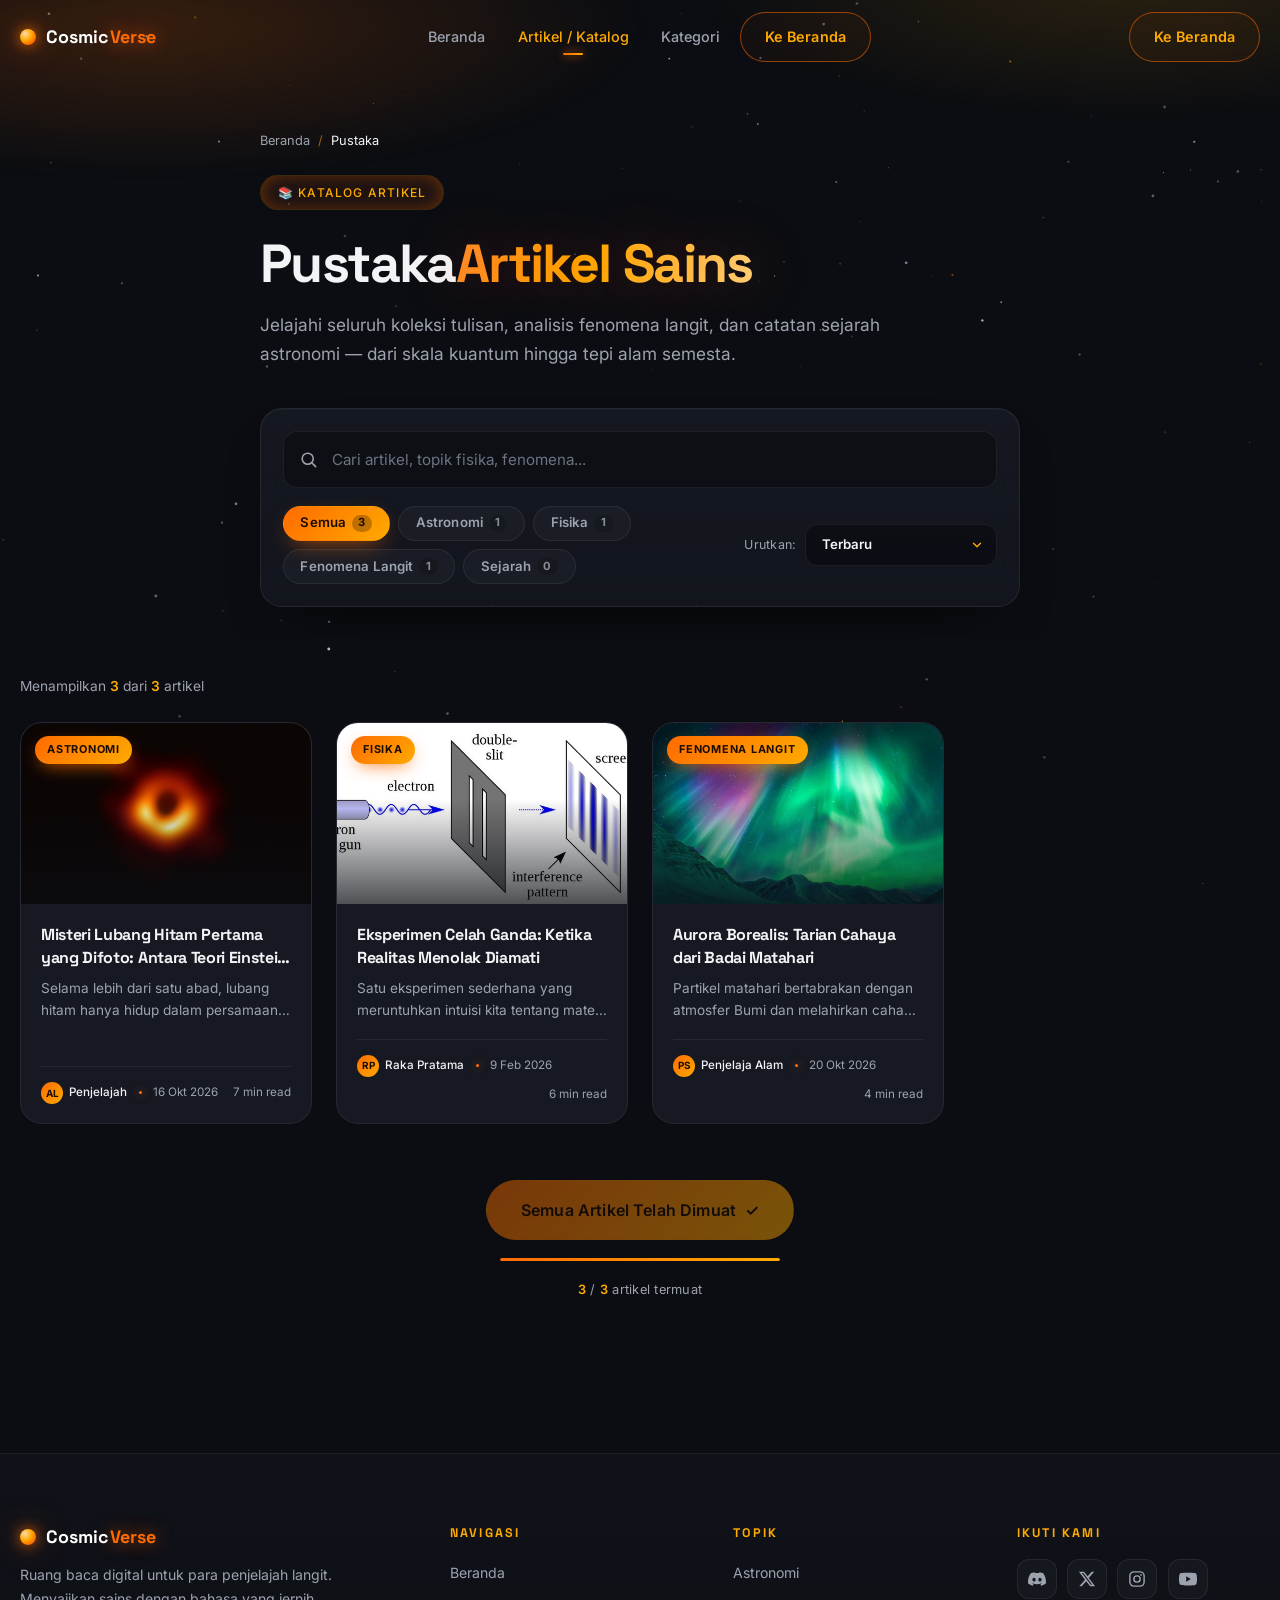
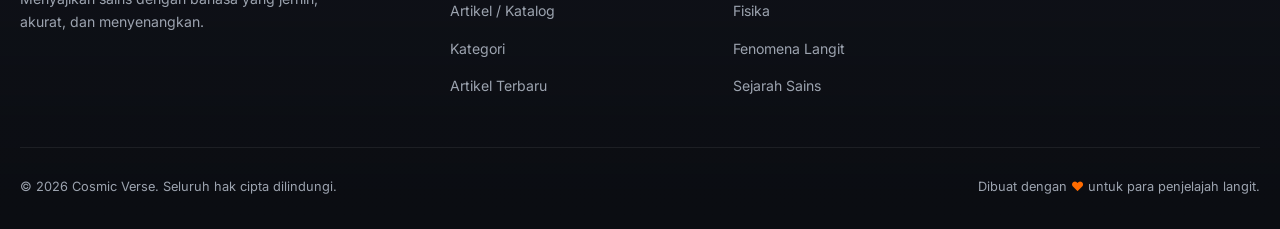
<file: katalog-artikel/index.html>
<!DOCTYPE html>
<html lang="id">
<head>
<meta charset="UTF-8">
<link rel="icon" type="image/svg+xml" href="../favicon.svg">
<meta name="viewport" content="width=device-width, initial-scale=1">
<meta name="description" content="Pustaka & Artikel Sains — Cosmic Verse. Jelajahi seluruh koleksi tulisan, analisis fenomena langit, dan catatan sejarah astronomi.">
<title>Pustaka &amp; Artikel Sains — Cosmic Verse</title>

<!-- ==================== FAVICON ==================== -->
<link rel="icon" type="image/svg+xml" href="favicon.svg">
<link rel="apple-touch-icon" href="favicon.svg">
<meta name="theme-color" content="#0B0D12">

<!-- ==================== FONTS ==================== -->
<link rel="preconnect" href="https://fonts.googleapis.com">
<link rel="preconnect" href="https://fonts.gstatic.com" crossorigin>
<link href="https://fonts.googleapis.com/css2?family=Space+Grotesk:wght@500;600;700&family=Inter:wght@400;500;600&display=swap" rel="stylesheet">

<!-- ==================== style ==================== -->
<link rel="stylesheet" href="style.css">
</head>

<body>

<!-- ==================== STARFIELD ==================== -->
<canvas id="starfield" aria-hidden="true"></canvas>

<!-- ==================== NAVBAR ==================== -->
<header class="navbar" id="navbar">
  <div class="container nav-inner">

    <a href="index.html" class="logo" aria-label="Cosmic Verse — Beranda">
      <span class="logo-orb" aria-hidden="true"></span>
      <span class="logo-text">Cosmic<span>Verse</span></span>
    </a>

    <nav class="nav-menu" id="navMenu" aria-label="Navigasi utama">
      <a href="../" class="nav-link">Beranda</a>
      <a href="index.html" class="nav-link active" aria-current="page">Artikel / Katalog</a>
      <a href="index.html#kategori" class="nav-link">Kategori</a>
      <a href="../" class="btn btn-outline nav-cta-mobile">Ke Beranda</a>
    </nav>

    <div class="nav-actions">
      <a href="../" class="btn btn-outline nav-cta">Ke Beranda</a>
      <button class="hamburger" id="hamburger" type="button"
              aria-label="Buka menu navigasi" aria-expanded="false" aria-controls="navMenu">
        <span></span><span></span><span></span>
      </button>
    </div>

  </div>
</header>

<main>

  <!-- ==================== PAGE HERO ==================== -->
  <section class="page-hero">
    <div class="container page-hero-inner">

      <nav class="crumbs reveal" aria-label="Breadcrumb">
        <a href="../index.html">Beranda</a>
        <span class="sep" aria-hidden="true">/</span>
        <span class="current">Pustaka</span>
      </nav>

      <span class="page-eyebrow reveal" style="--d:.05s">📚 Katalog Artikel</span>

      <h1 class="reveal" style="--d:.1s">
        Pustaka<span class="grad">Artikel Sains</span>
      </h1>

      <p class="reveal" style="--d:.15s">
        Jelajahi seluruh koleksi tulisan, analisis fenomena langit, dan catatan sejarah astronomi
        — dari skala kuantum hingga tepi alam semesta.
      </p>

      <!-- ==================== TOOLBAR ==================== -->
      <div class="toolbar reveal" style="--d:.22s">

        <!-- Search -->
        <div class="search-wrap">
          <svg class="search-icon" viewBox="0 0 24 24" fill="none"
               stroke="currentColor" stroke-width="2" stroke-linecap="round" stroke-linejoin="round" aria-hidden="true">
            <circle cx="11" cy="11" r="7"/>
            <line x1="21" y1="21" x2="16.65" y2="16.65"/>
          </svg>
          <label for="searchInput" class="sr-only">Cari artikel</label>
          <input
            type="search"
            id="searchInput"
            class="search-input"
            placeholder="Cari artikel, topik fisika, fenomena..."
            autocomplete="off"
            spellcheck="false">
          <button type="button" class="search-clear" id="searchClear" aria-label="Hapus pencarian">
            <svg width="14" height="14" viewBox="0 0 24 24" fill="none"
                 stroke="currentColor" stroke-width="2.4" stroke-linecap="round" aria-hidden="true">
              <line x1="6" y1="6" x2="18" y2="18"/>
              <line x1="18" y1="6" x2="6" y2="18"/>
            </svg>
          </button>
        </div>

        <!-- Filter Pills + Sort -->
        <div class="filters">

          <div class="pills" role="group" aria-label="Filter kategori">
            <button type="button" class="pill active" data-cat="all">
              Semua <span class="count" data-count="all">0</span>
            </button>
            <button type="button" class="pill" data-cat="astronomi">
              Astronomi <span class="count" data-count="astronomi">0</span>
            </button>
            <button type="button" class="pill" data-cat="fisika">
              Fisika <span class="count" data-count="fisika">0</span>
            </button>
            <button type="button" class="pill" data-cat="fenomena">
              Fenomena Langit <span class="count" data-count="fenomena">0</span>
            </button>
            <button type="button" class="pill" data-cat="sejarah">
              Sejarah <span class="count" data-count="sejarah">0</span>
            </button>
          </div>

          <div class="sort-wrap">
            <label for="sortSelect">Urutkan:</label>
            <select id="sortSelect" class="sort-select">
              <option value="terbaru">Terbaru</option>
              <option value="terpopuler">Terpopuler</option>
              <option value="dibaca">Paling Banyak Dibaca</option>
            </select>
          </div>

        </div>
      </div>

    </div>
  </section>

  <!-- ==================== HASIL & GRID ==================== -->
  <section class="section" style="padding-top:0" aria-labelledby="hasilTitle">

    <div class="container">

      <div class="results-bar reveal">
        <p class="results-count" id="resultsCount" aria-live="polite">
          Menampilkan <strong id="shownNum">0</strong> dari <strong id="totalNum">0</strong> artikel
        </p>
      </div>

      <h2 id="hasilTitle" class="sr-only">Daftar Artikel</h2>

      <div class="article-grid" id="articleGrid">
        <!-- Kartu artikel di-render oleh JavaScript -->
      </div>

      <!-- ==================== LOAD MORE ==================== -->
      <div class="load-more-wrap reveal" id="loadMoreWrap">
        <button type="button" class="btn btn-primary btn-lg" id="loadMoreBtn">
          Muat Lebih Banyak Artikel
          <span aria-hidden="true">↓</span>
        </button>

        <div class="load-bar" aria-hidden="true"><span id="loadBar"></span></div>

        <p class="load-progress">
          <strong id="progressShown">0</strong> / <strong id="progressTotal">0</strong> artikel termuat
        </p>
      </div>

    </div>
  </section>

</main>

<!-- ==================== FOOTER ==================== -->
<footer class="footer">
  <div class="container">

    <div class="footer-grid">

      <div class="footer-brand">
        <a href="index.html" class="logo" aria-label="Cosmic Verse — Beranda">
          <span class="logo-orb" aria-hidden="true"></span>
          <span class="logo-text">Cosmic<span>Verse</span></span>
        </a>
        <p>
          Ruang baca digital untuk para penjelajah langit. Menyajikan sains dengan bahasa yang jernih,
          akurat, dan menyenangkan.
        </p>
      </div>

      <div class="footer-col">
        <h4>Navigasi</h4>
        <ul>
          <li><a href="../index.html">Beranda</a></li>
          <li><a href="index.html">Artikel / Katalog</a></li>
          <li><a href="index.html#kategori">Kategori</a></li>
          <li><a href="index.html#artikel">Artikel Terbaru</a></li>
        </ul>
      </div>

      <div class="footer-col">
        <h4>Topik</h4>
        <ul>
          <li><a href="#" data-jump="astronomi">Astronomi</a></li>
          <li><a href="#" data-jump="fisika">Fisika</a></li>
          <li><a href="#" data-jump="fenomena">Fenomena Langit</a></li>
          <li><a href="#" data-jump="sejarah">Sejarah Sains</a></li>
        </ul>
      </div>

      <div class="footer-col">
        <h4>Ikuti Kami</h4>
        <div class="socials">
          <a href="#" aria-label="Discord">
            <svg viewBox="0 0 24 24" fill="currentColor" aria-hidden="true">
              <path d="M20.317 4.369a19.79 19.79 0 0 0-4.885-1.515.074.074 0 0 0-.079.037c-.21.375-.444.864-.608 1.25a18.27 18.27 0 0 0-5.487 0 12.64 12.64 0 0 0-.617-1.25.077.077 0 0 0-.079-.037A19.736 19.736 0 0 0 3.677 4.37a.07.07 0 0 0-.032.027C.533 9.046-.32 13.58.099 18.057a.082.082 0 0 0 .031.057 19.9 19.9 0 0 0 5.993 3.03.078.078 0 0 0 .084-.028c.462-.63.874-1.295 1.226-1.994a.076.076 0 0 0-.041-.106 13.107 13.107 0 0 1-1.872-.892.077.077 0 0 1-.008-.128c.126-.094.252-.192.372-.291a.074.074 0 0 1 .077-.01c3.928 1.793 8.18 1.793 12.061 0a.074.074 0 0 1 .078.009c.12.099.246.198.373.292a.077.077 0 0 1-.006.127 12.3 12.3 0 0 1-1.873.891.077.077 0 0 0-.041.107c.36.698.772 1.362 1.225 1.993a.076.076 0 0 0 .084.028 19.839 19.839 0 0 0 6.002-3.03.077.077 0 0 0 .032-.054c.5-5.177-.838-9.674-3.549-13.66a.061.061 0 0 0-.031-.03zM8.02 15.331c-1.183 0-2.157-1.085-2.157-2.419 0-1.333.955-2.419 2.157-2.419 1.21 0 2.176 1.096 2.157 2.42 0 1.333-.956 2.418-2.157 2.418zm7.975 0c-1.183 0-2.157-1.085-2.157-2.419 0-1.333.955-2.419 2.157-2.419 1.21 0 2.176 1.096 2.157 2.42 0 1.333-.946 2.418-2.157 2.418z"/>
            </svg>
          </a>
          <a href="#" aria-label="X / Twitter">
            <svg viewBox="0 0 24 24" fill="currentColor" aria-hidden="true">
              <path d="M18.244 2.25h3.308l-7.227 8.26 8.502 11.24H16.17l-5.214-6.817L4.99 21.75H1.68l7.73-8.835L1.254 2.25H8.08l4.713 6.231zm-1.161 17.52h1.833L7.084 4.126H5.117z"/>
            </svg>
          </a>
          <a href="#" aria-label="Instagram">
            <svg viewBox="0 0 24 24" fill="none" stroke="currentColor" stroke-width="1.9" aria-hidden="true">
              <rect x="2.5" y="2.5" width="19" height="19" rx="5.4"/>
              <circle cx="12" cy="12" r="4.2"/>
              <circle cx="17.4" cy="6.6" r="1.15" fill="currentColor" stroke="none"/>
            </svg>
          </a>
          <a href="#" aria-label="YouTube">
            <svg viewBox="0 0 24 24" fill="currentColor" aria-hidden="true">
              <path d="M23.5 6.2a3 3 0 0 0-2.1-2.1C19.5 3.5 12 3.5 12 3.5s-7.5 0-9.4.6A3 3 0 0 0 .5 6.2 31.4 31.4 0 0 0 0 12a31.4 31.4 0 0 0 .5 5.8 3 3 0 0 0 2.1 2.1c1.9.6 9.4.6 9.4.6s7.5 0 9.4-.6a3 3 0 0 0 2.1-2.1A31.4 31.4 0 0 0 24 12a31.4 31.4 0 0 0-.5-5.8zM9.6 15.6V8.4l6.2 3.6z"/>
            </svg>
          </a>
        </div>
      </div>

    </div>

    <div class="footer-bottom">
      <span>&copy; <span id="year">2026</span> Cosmic Verse. Seluruh hak cipta dilindungi.</span>
      <span>Dibuat dengan <span class="heart" aria-hidden="true">♥</span> untuk para penjelajah langit.</span>
    </div>

  </div>
</footer>

<script type="module" src="script.js"></script>

</body>
</html>
</file>
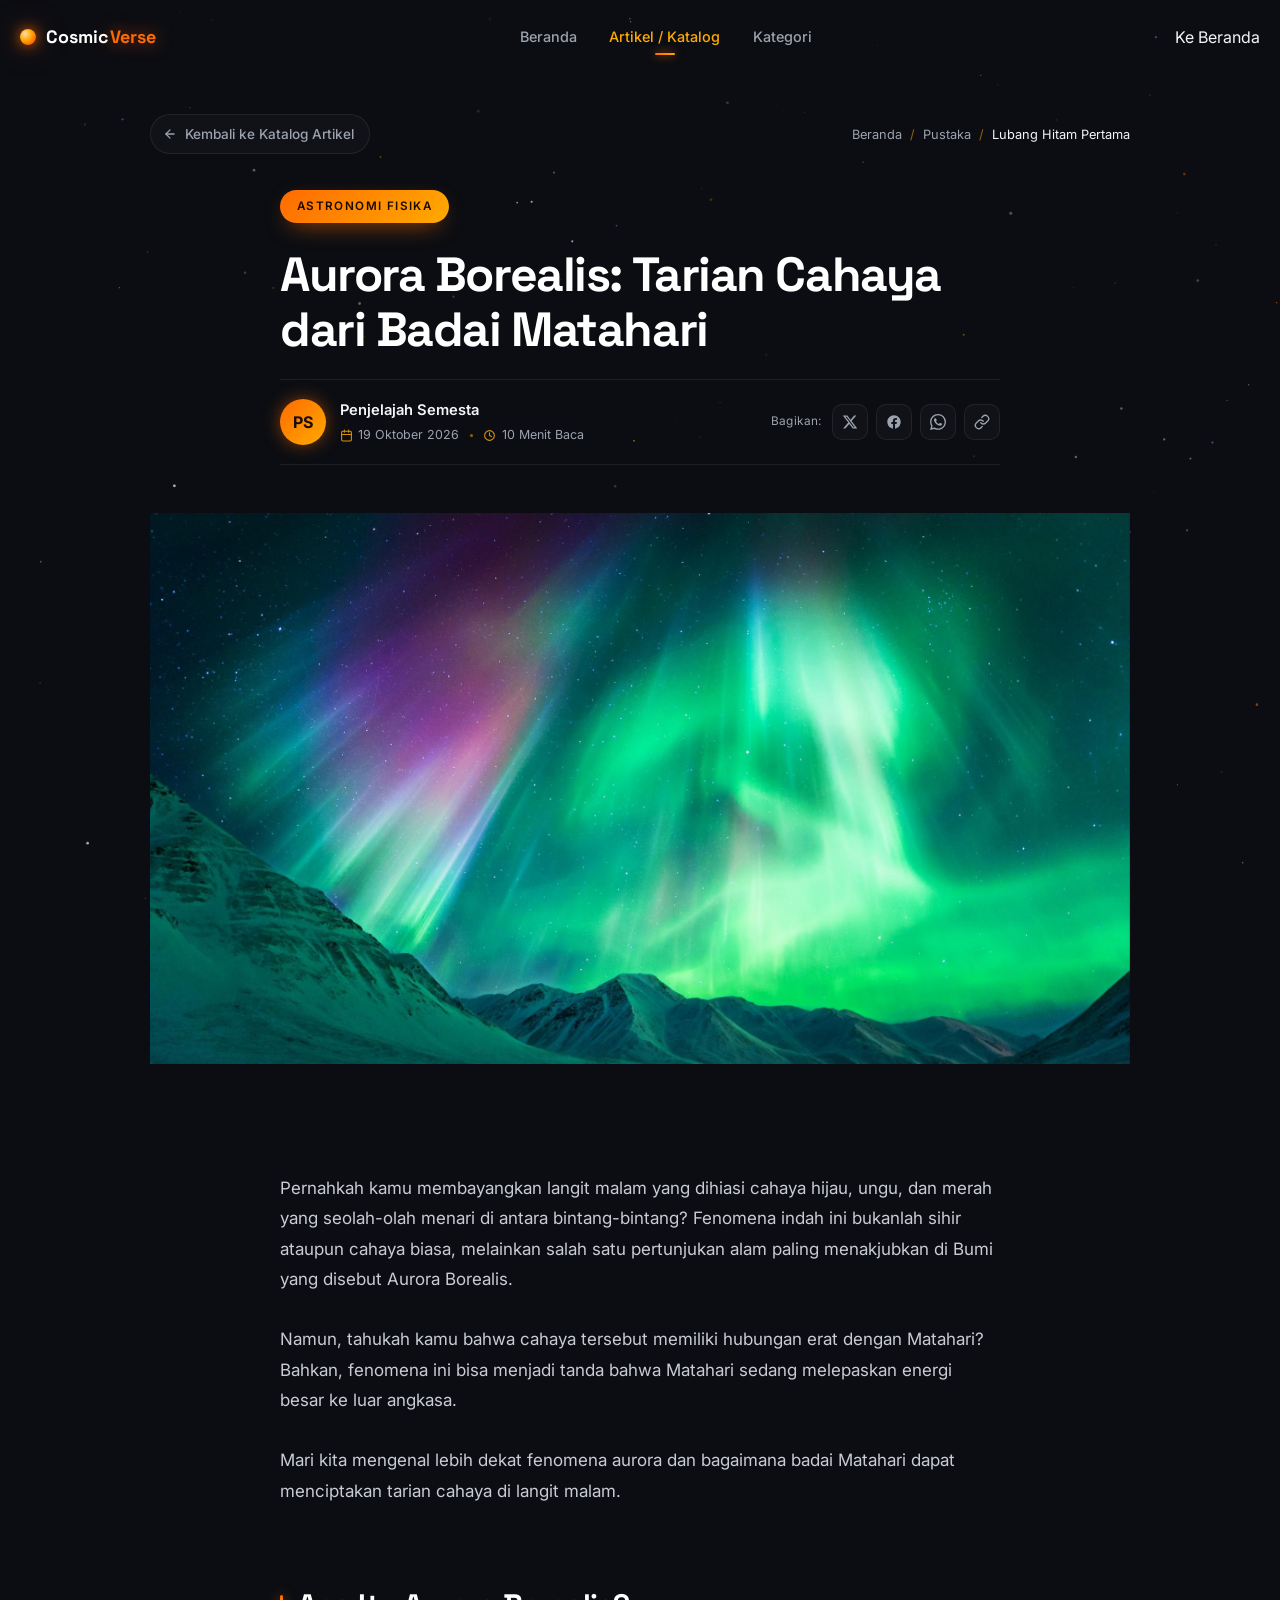
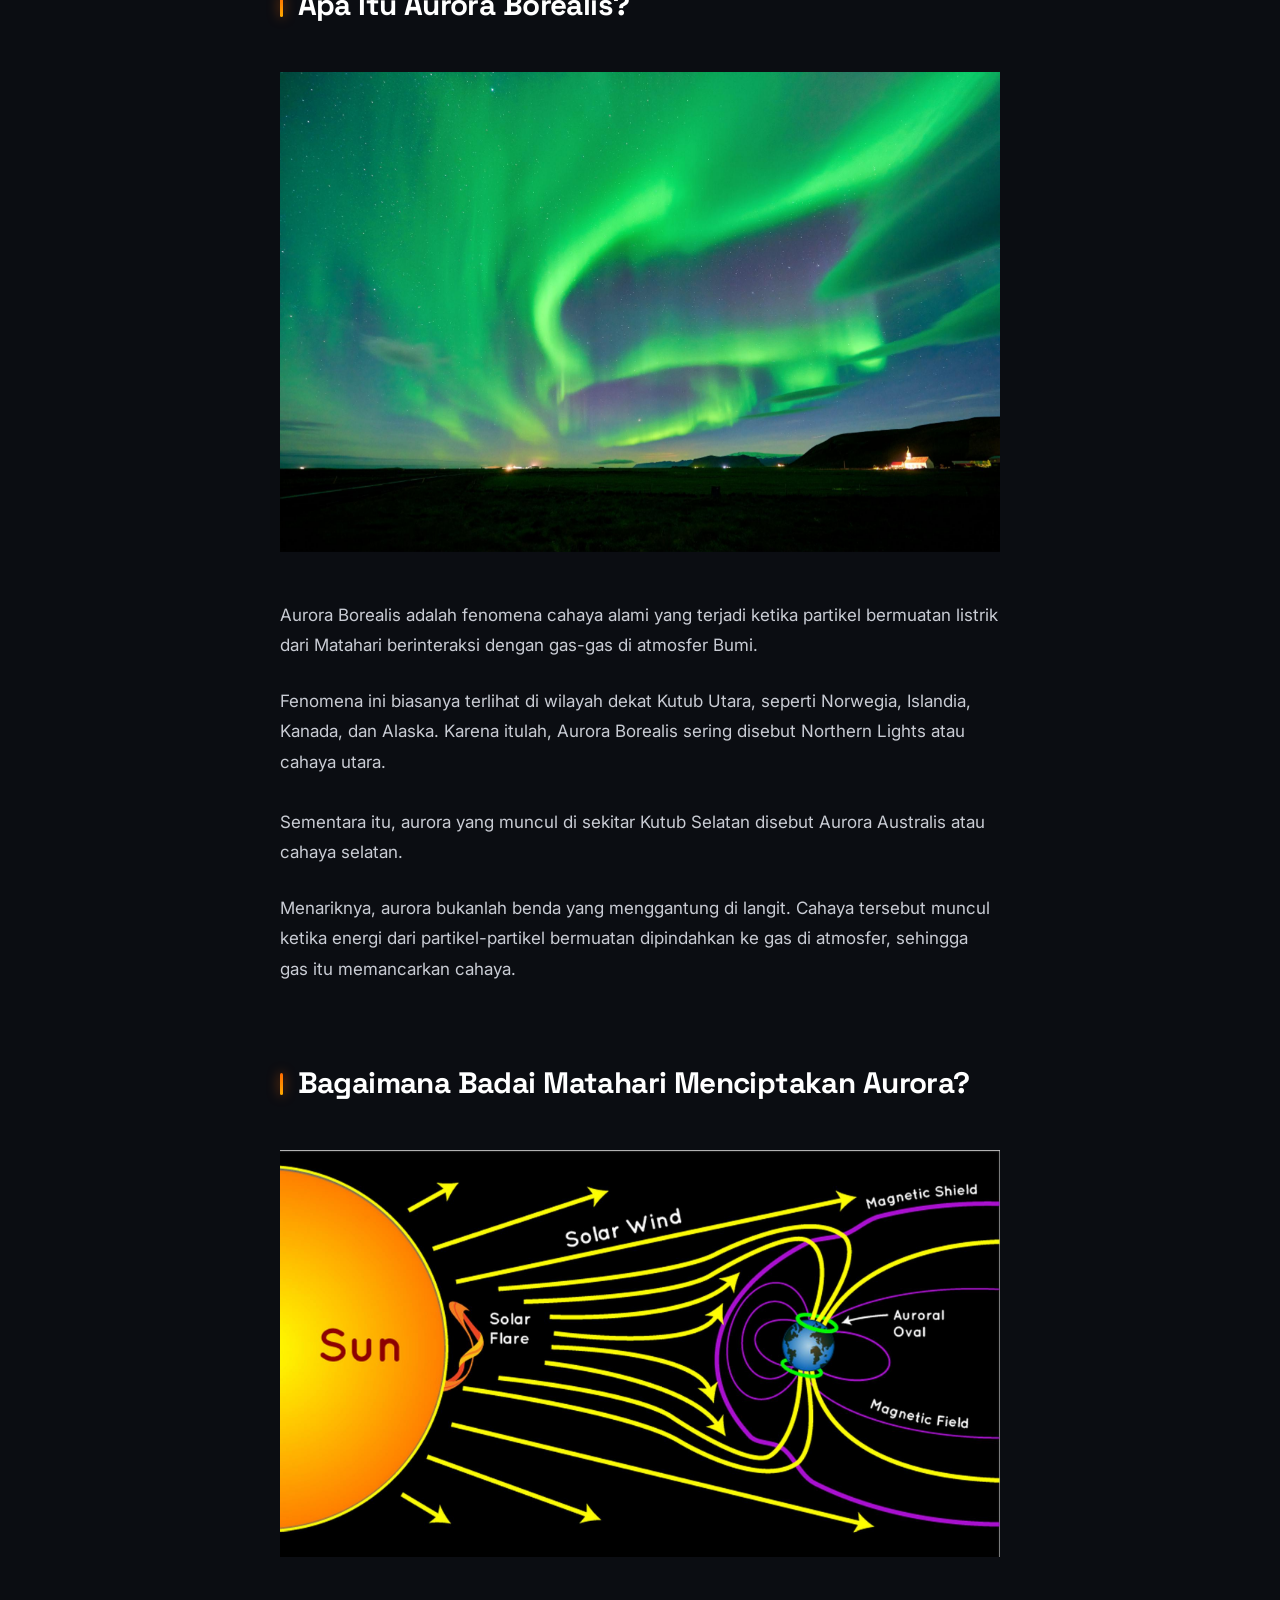
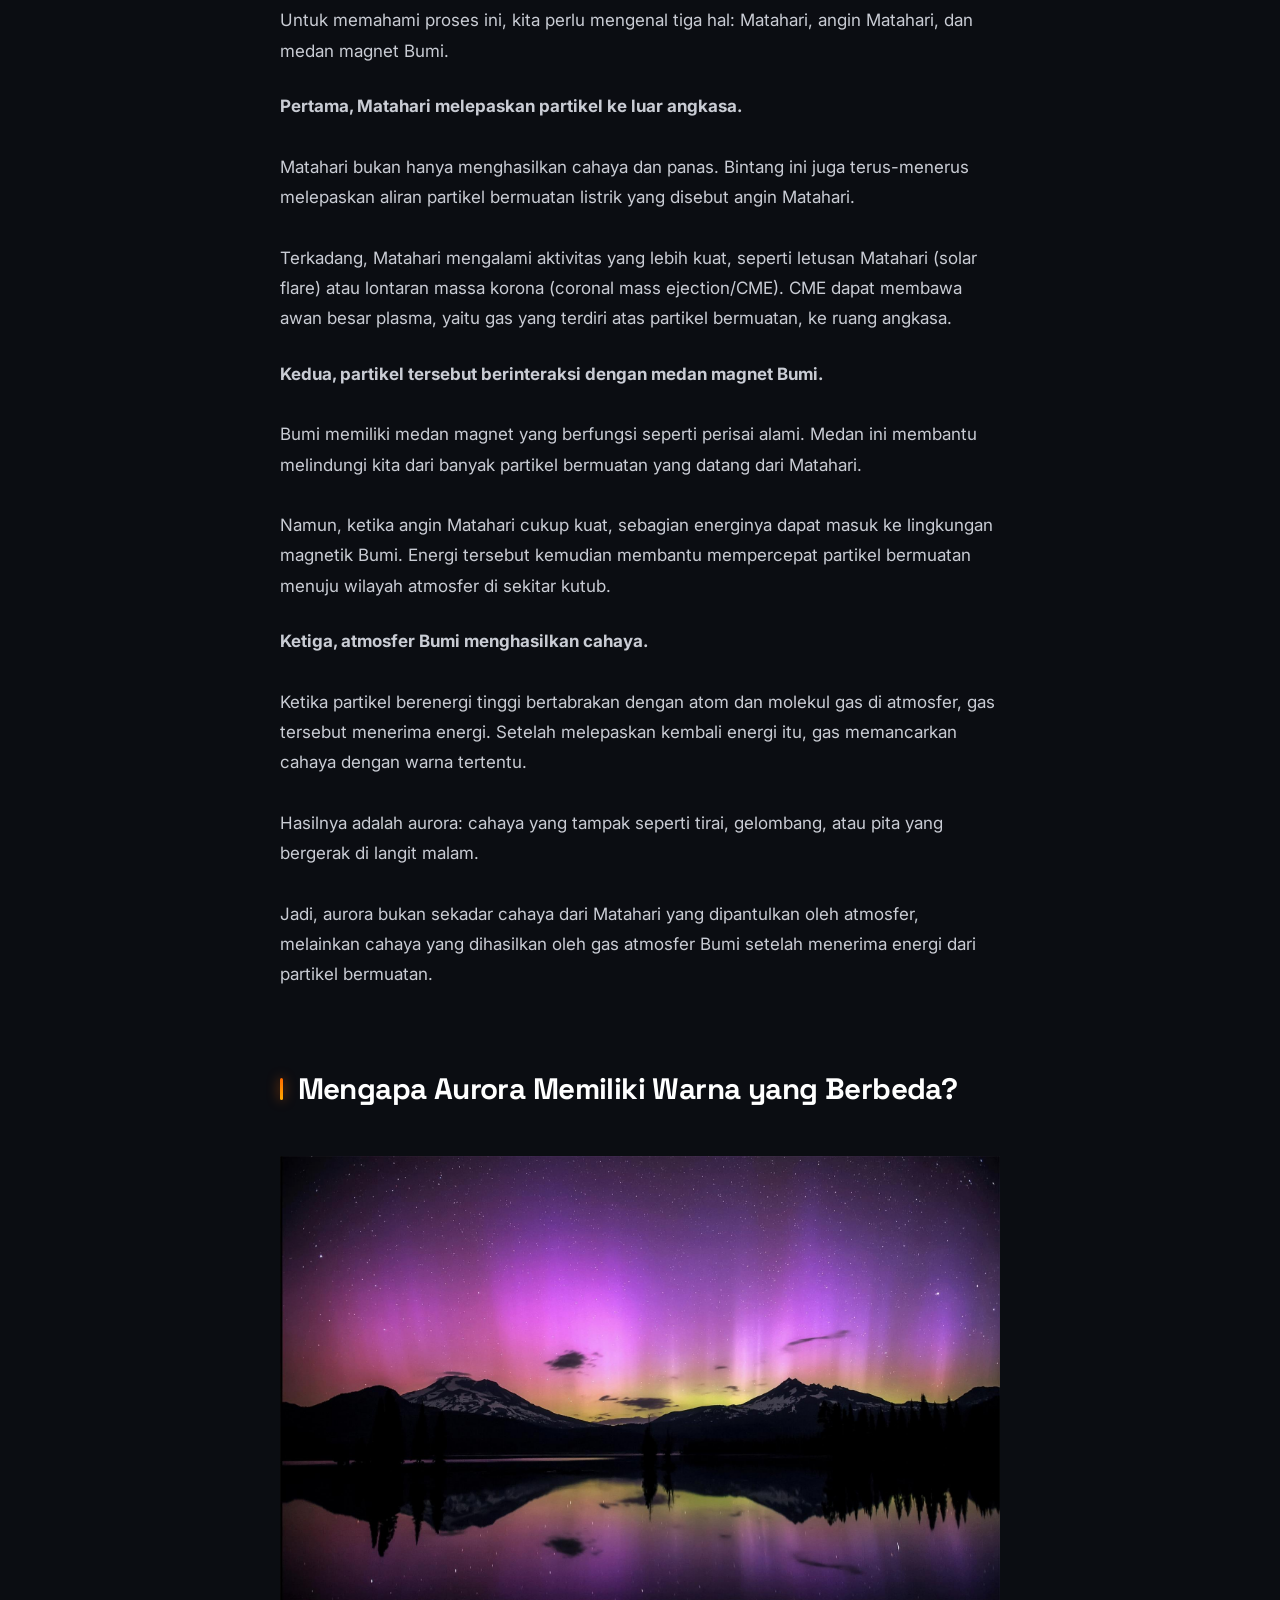
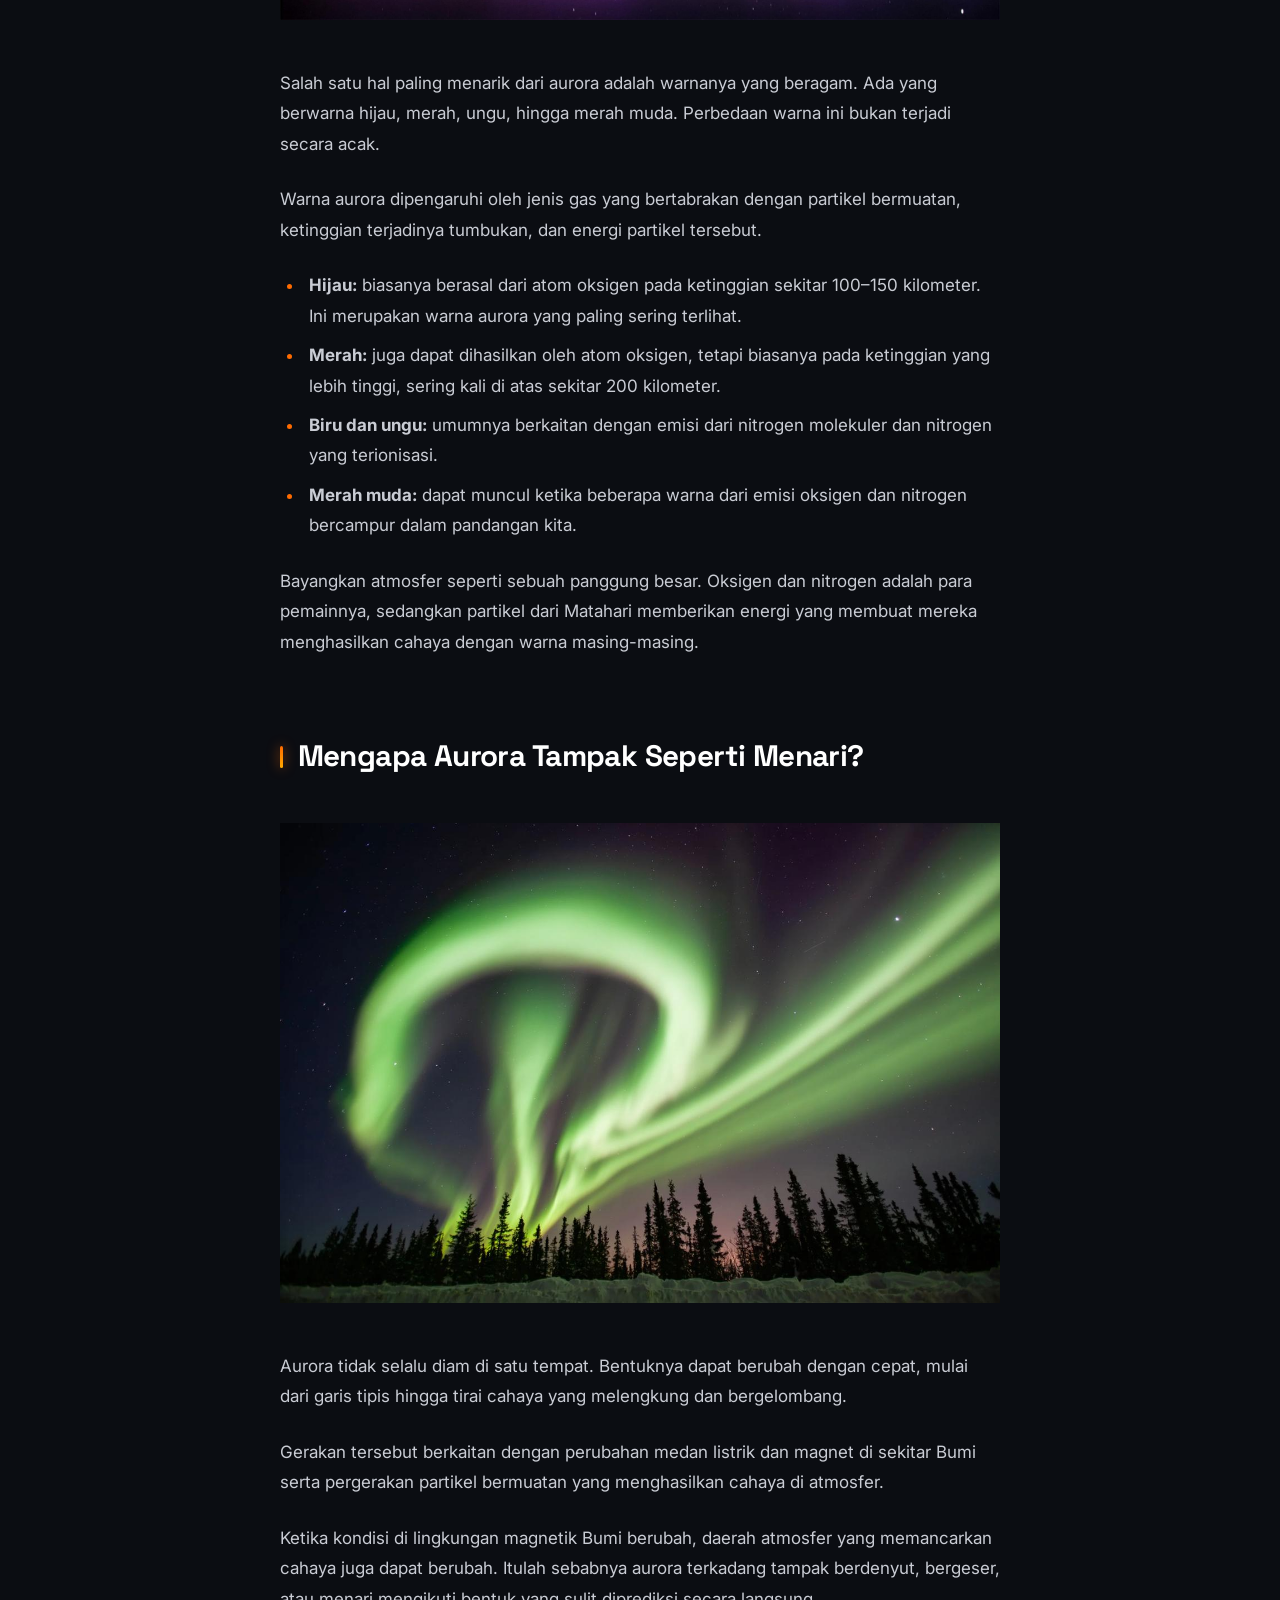
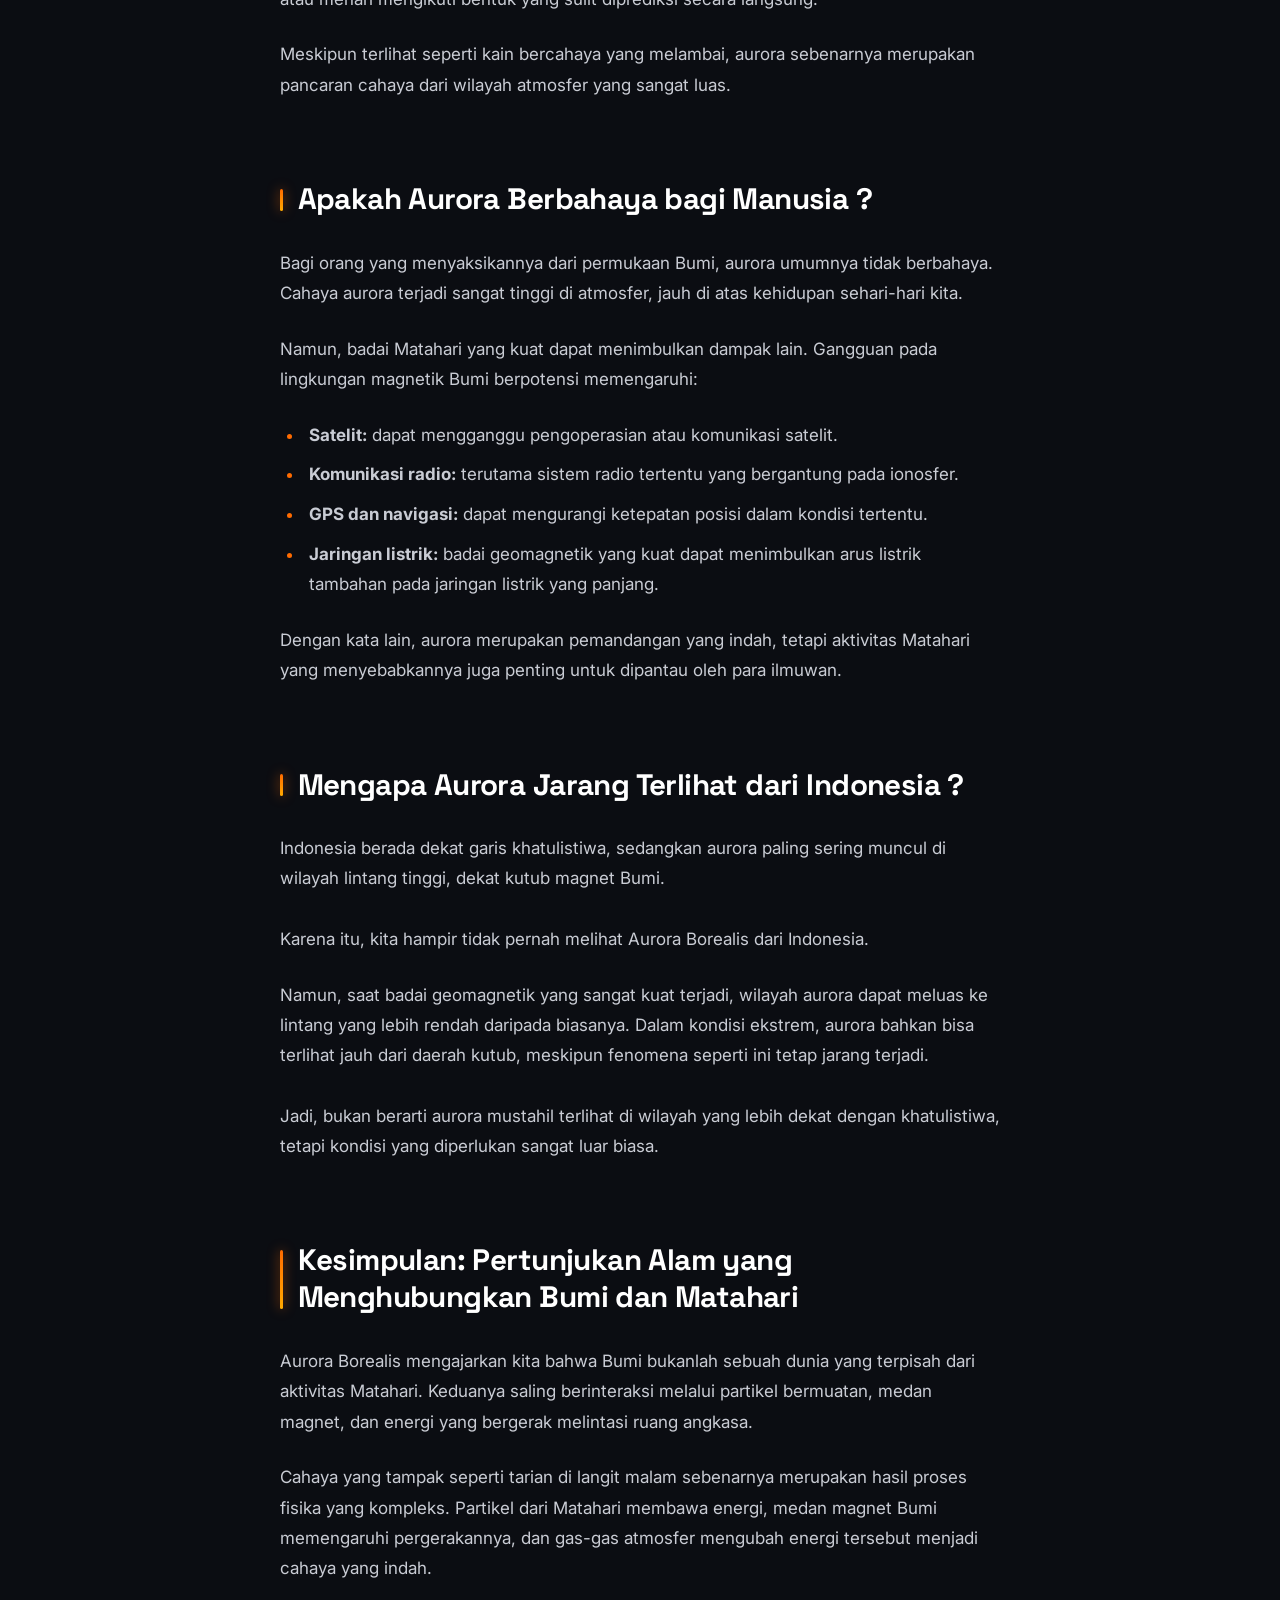
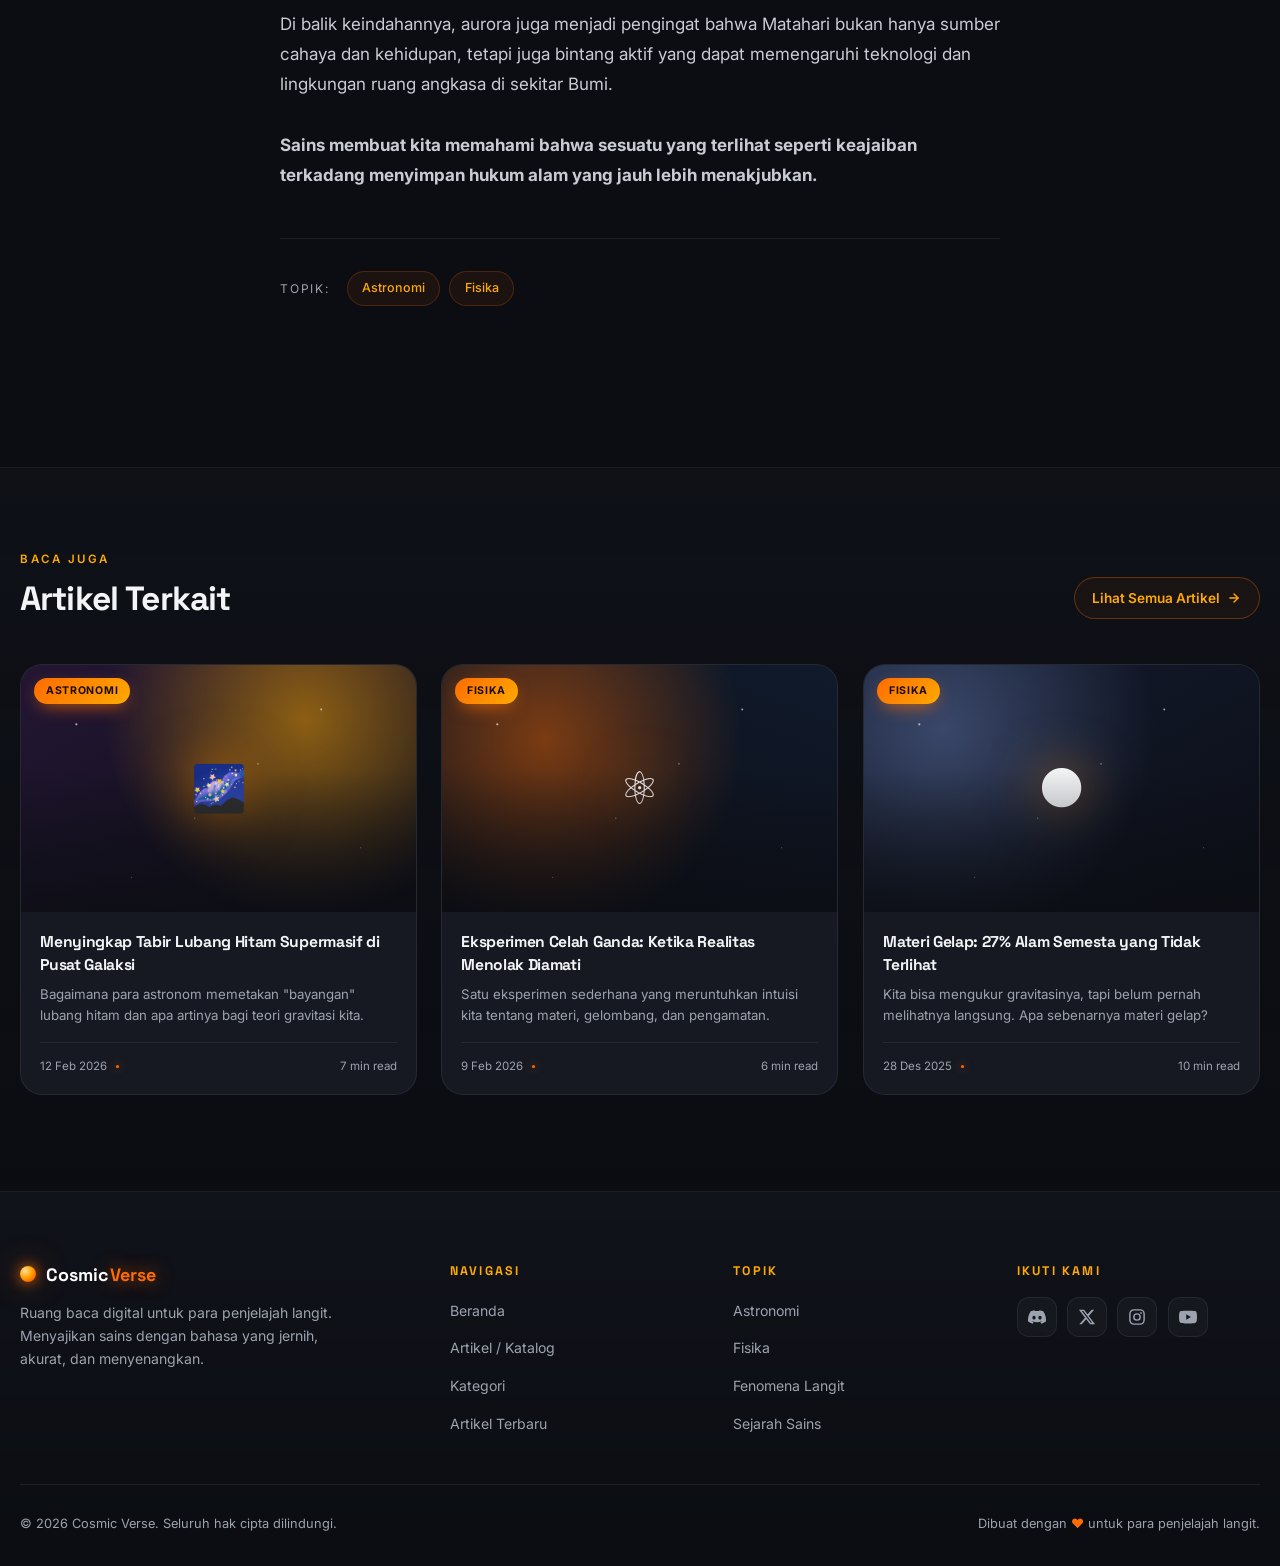
<file: katalog-artikel/aurora-borealis/index.html>
<!DOCTYPE html>
<html lang="id">
<head>
<meta charset="UTF-8">
<link rel="icon" type="image/svg+xml" href="../../favicon.svg">
<meta name="viewport" content="width=device-width, initial-scale=1">
<meta name="description" content="Misteri Lubang Hitam Pertama yang Difoto: Antara Teori Einstein dan Realita Visual — Cosmic Verse.">
<title>Aurora Borealis: Tarian Cahaya dari Badai Matahari — Cosmic Verse</title>

<!-- ==================== FAVICON ==================== -->
<link rel="icon" type="image/svg+xml" href="favicon.svg">
<link rel="apple-touch-icon" href="favicon.svg">
<meta name="theme-color" content="#0B0D12">

<!-- ==================== FONTS ==================== -->
<link rel="preconnect" href="https://fonts.googleapis.com">
<link rel="preconnect" href="https://fonts.gstatic.com" crossorigin>
<link href="https://fonts.googleapis.com/css2?family=Space+Grotesk:wght@500;600;700&family=Inter:wght@400;500;600&display=swap" rel="stylesheet">

<link rel="stylesheet" href="style.css">
</head>

<body>

<!-- ==================== READING PROGRESS ==================== -->
<div class="reading-progress" id="readingProgress" aria-hidden="true"></div>

<!-- ==================== STARFIELD ==================== -->
<canvas id="starfield" aria-hidden="true"></canvas>

<!-- ==================== NAVBAR ==================== -->
<header class="navbar" id="navbar">
  <div class="container nav-inner">

    <a href="index.html" class="logo" aria-label="Cosmic Verse — Beranda">
      <span class="logo-orb" aria-hidden="true"></span>
      <span class="logo-text">Cosmic<span>Verse</span></span>
    </a>

    <nav class="nav-menu" id="navMenu" aria-label="Navigasi utama">
      <a href="../../" class="nav-link">Beranda</a>
      <a href="../" class="nav-link active" aria-current="page">Artikel / Katalog</a>
      <a href="index.html#kategori" class="nav-link">Kategori</a>
      <a href="../" class="btn btn-outline nav-cta-mobile">Ke Beranda</a>
    </nav>

    <div class="nav-actions">
      <a href="../" class="btn btn-outline nav-cta">Ke Beranda</a>
      <button class="hamburger" id="hamburger" type="button"
              aria-label="Buka menu navigasi" aria-expanded="false" aria-controls="navMenu">
        <span></span><span></span><span></span>
      </button>
    </div>

  </div>
</header>

<main>

  <!-- ==================== ARTICLE PAGE ==================== -->
  <article class="article-page">
    <div class="container">

      <!-- Back + Breadcrumb -->
      <div class="article-top reveal">
        <a href="../" class="back-link">
          <svg viewBox="0 0 24 24" fill="none" stroke="currentColor" stroke-width="2.2"
               stroke-linecap="round" stroke-linejoin="round" aria-hidden="true">
            <line x1="19" y1="12" x2="5" y2="12"/>
            <polyline points="12 19 5 12 12 5"/>
          </svg>
          <span>Kembali ke Katalog Artikel</span>
        </a>

        <nav class="crumbs" aria-label="Breadcrumb">
          <a href="index.html">Beranda</a>
          <span class="sep" aria-hidden="true">/</span>
          <a href="articles.html">Pustaka</a>
          <span class="sep" aria-hidden="true">/</span>
          <span class="current">Lubang Hitam Pertama</span>
        </nav>
      </div>

      <!-- Article Header -->
      <header class="article-header">
        <span class="category-pill reveal">Astronomi Fisika</span>

        <h1 class="reveal" style="--d:.06s">
          Aurora Borealis: Tarian Cahaya dari Badai Matahari
        </h1>

        <!-- <p class="lead reveal" style="--d:.12s">
          Selama lebih dari satu abad, lubang hitam hanya hidup dalam persamaan matematis.
          Kemudian, pada 2019, umat manusia untuk pertama kalinya melihat "wajah" dari salah satu
          objek paling misterius di alam semesta — dan ia tampak persis seperti yang diramalkan Einstein.
        </p> -->

        <!-- Author meta -->
        <div class="author-meta reveal" style="--d:.18s">

          <div class="author-block">
            <div class="author-avatar-lg" aria-hidden="true">PS</div>
            <div class="author-info">
              <span class="author-name">Penjelajah Semesta</span>
              <div class="author-meta-row">
                <span class="meta-item">
                  <svg viewBox="0 0 24 24" fill="none" stroke="currentColor" stroke-width="2"
                       stroke-linecap="round" stroke-linejoin="round" aria-hidden="true">
                    <rect x="3" y="4" width="18" height="18" rx="2"/>
                    <line x1="16" y1="2" x2="16" y2="6"/>
                    <line x1="8" y1="2" x2="8" y2="6"/>
                    <line x1="3" y1="10" x2="21" y2="10"/>
                  </svg>
                  <time datetime="2026-10-14">19 Oktober 2026</time>
                </span>
                <span class="meta-dot" aria-hidden="true"></span>
                <span class="meta-item">
                  <svg viewBox="0 0 24 24" fill="none" stroke="currentColor" stroke-width="2"
                       stroke-linecap="round" stroke-linejoin="round" aria-hidden="true">
                    <circle cx="12" cy="12" r="9"/>
                    <polyline points="12 7 12 12 15.5 14"/>
                  </svg>
                  <span>10 Menit Baca</span>
                </span>
              </div>
            </div>
          </div>

          <div class="share-row">
            <span class="share-label">Bagikan:</span>
            <a href="#" class="share-btn" aria-label="Bagikan ke X">
              <svg viewBox="0 0 24 24" fill="currentColor" aria-hidden="true">
                <path d="M18.244 2.25h3.308l-7.227 8.26 8.502 11.24H16.17l-5.214-6.817L4.99 21.75H1.68l7.73-8.835L1.254 2.25H8.08l4.713 6.231zm-1.161 17.52h1.833L7.084 4.126H5.117z"/>
              </svg>
            </a>
            <a href="#" class="share-btn" aria-label="Bagikan ke Facebook">
              <svg viewBox="0 0 24 24" fill="currentColor" aria-hidden="true">
                <path d="M22 12.06C22 6.5 17.52 2 12 2S2 6.5 2 12.06c0 5.02 3.66 9.18 8.44 9.94v-7.03H7.9v-2.91h2.54V9.85c0-2.52 1.49-3.91 3.78-3.91 1.09 0 2.24.2 2.24.2v2.47h-1.26c-1.24 0-1.63.78-1.63 1.57v1.88h2.78l-.45 2.91h-2.33V22c4.78-.76 8.44-4.92 8.44-9.94z"/>
              </svg>
            </a>
            <a href="#" class="share-btn" aria-label="Bagikan ke WhatsApp">
              <svg viewBox="0 0 24 24" fill="currentColor" aria-hidden="true">
                <path d="M17.472 14.382c-.297-.149-1.758-.867-2.03-.967-.273-.099-.471-.148-.67.15-.197.297-.767.966-.94 1.164-.173.198-.347.223-.644.075-.297-.15-1.255-.463-2.39-1.475-.883-.788-1.48-1.761-1.653-2.059-.173-.297-.018-.458.13-.606.134-.133.298-.347.446-.52.149-.174.198-.298.298-.497.099-.198.05-.371-.025-.52-.075-.149-.669-1.612-.916-2.207-.242-.579-.487-.5-.669-.51a12.8 12.8 0 0 0-.57-.01 1.09 1.09 0 0 0-.792.371c-.272.297-1.04 1.016-1.04 2.479 0 1.462 1.065 2.875 1.213 3.074.149.198 2.096 3.2 5.077 4.487.71.306 1.263.489 1.694.625.712.227 1.36.195 1.872.118.571-.085 1.758-.719 2.006-1.413.248-.694.248-1.289.173-1.413-.074-.124-.272-.198-.57-.347m-5.421 7.403h-.004a9.87 9.87 0 0 1-5.031-1.378l-.361-.214-3.741.982.998-3.648-.235-.374a9.86 9.86 0 0 1-1.51-5.26c.001-5.45 4.436-9.884 9.888-9.884 2.64 0 5.122 1.03 6.988 2.898a9.825 9.825 0 0 1 2.893 6.994c-.003 5.45-4.437 9.884-9.885 9.884m8.413-18.297A11.815 11.815 0 0 0 12.05 0C5.495 0 .16 5.335.157 11.892c0 2.096.547 4.142 1.588 5.945L.057 24l6.305-1.654a11.882 11.882 0 0 0 5.683 1.448h.005c6.554 0 11.89-5.335 11.893-11.893a11.821 11.821 0 0 0-3.48-8.413z"/>
              </svg>
            </a>
            <button type="button" class="share-btn" id="copyLink" aria-label="Salin tautan">
              <svg viewBox="0 0 24 24" fill="none" stroke="currentColor" stroke-width="2"
                   stroke-linecap="round" stroke-linejoin="round" aria-hidden="true">
                <path d="M10 13a5 5 0 0 0 7.54.54l3-3a5 5 0 0 0-7.07-7.07l-1.72 1.71"/>
                <path d="M14 11a5 5 0 0 0-7.54-.54l-3 3a5 5 0 0 0 7.07 7.07l1.71-1.71"/>
              </svg>
            </button>
          </div>

        </div>
      </header>

      <!-- Featured Image -->
      <figure class="featured-image reveal" style="--d:.22s">
        <center><img src="aurora.jpeg" alt="Aurora"></center>
      </figure>

      <!-- Article Body -->
      <div class="article-body">
        <br><br>
        <p>
          Pernahkah kamu membayangkan langit malam yang dihiasi cahaya hijau, ungu, dan merah yang seolah-olah menari di antara bintang-bintang? Fenomena indah ini bukanlah sihir ataupun cahaya biasa, melainkan salah satu pertunjukan alam paling menakjubkan di Bumi yang disebut Aurora Borealis.

          <br><br>
          Namun, tahukah kamu bahwa cahaya tersebut memiliki hubungan erat dengan Matahari? Bahkan, fenomena ini bisa menjadi tanda bahwa Matahari sedang melepaskan energi besar ke luar angkasa.
          <br><br>
          Mari kita mengenal lebih dekat fenomena aurora dan bagaimana badai Matahari dapat menciptakan tarian cahaya di langit malam.
        </p>



        <h2>Apa Itu Aurora Borealis?</h2>

        <!-- Featured Image -->
        <figure class="featured-image reveal" style="--d:.22s">
        <center><img src="aurora2.jpeg" alt="Aurora"></center>
        </figure>

        <p>
          Aurora Borealis adalah fenomena cahaya alami yang terjadi ketika partikel bermuatan listrik dari Matahari berinteraksi dengan gas-gas di atmosfer Bumi.
        </p>

        <p>
          Fenomena ini biasanya terlihat di wilayah dekat Kutub Utara, seperti Norwegia, Islandia, Kanada, dan Alaska. Karena itulah, Aurora Borealis sering disebut Northern Lights atau cahaya utara.
          <br><br>
          Sementara itu, aurora yang muncul di sekitar Kutub Selatan disebut Aurora Australis atau cahaya selatan.
        </p>

        <p>Menariknya, aurora bukanlah benda yang menggantung di langit. Cahaya tersebut muncul ketika energi dari partikel-partikel bermuatan dipindahkan ke gas di atmosfer, sehingga gas itu memancarkan cahaya.</p>


        <!-- ====================== -->
        <h2>Bagaimana Badai Matahari Menciptakan Aurora?</h2>

        <!-- Featured Image -->
        <figure class="featured-image reveal" style="--d:.22s">
        <center><img src="ilustrasi.jpeg" alt="Aurora"></center>
        </figure>

        <p>
          Untuk memahami proses ini, kita perlu mengenal tiga hal: Matahari, angin Matahari, dan medan magnet Bumi.
        </p>

        <p>
          <b>Pertama, Matahari melepaskan partikel ke luar angkasa.</b>
          <br><br>
          Matahari bukan hanya menghasilkan cahaya dan panas. Bintang ini juga terus-menerus melepaskan aliran partikel bermuatan listrik yang disebut angin Matahari.
          <br><br>
          Terkadang, Matahari mengalami aktivitas yang lebih kuat, seperti letusan Matahari (solar flare) atau lontaran massa korona (coronal mass ejection/CME). CME dapat membawa awan besar plasma, yaitu gas yang terdiri atas partikel bermuatan, ke ruang angkasa.
        </p>

        <p>
          <b>Kedua, partikel tersebut berinteraksi dengan medan magnet Bumi.</b>
          <br><br>
          Bumi memiliki medan magnet yang berfungsi seperti perisai alami. Medan ini membantu melindungi kita dari banyak partikel bermuatan yang datang dari Matahari.
          <br><br>
          Namun, ketika angin Matahari cukup kuat, sebagian energinya dapat masuk ke lingkungan magnetik Bumi. Energi tersebut kemudian membantu mempercepat partikel bermuatan menuju wilayah atmosfer di sekitar kutub.
        </p>

        <p>
          <b>Ketiga, atmosfer Bumi menghasilkan cahaya.</b>
          <br><br>
          Ketika partikel berenergi tinggi bertabrakan dengan atom dan molekul gas di atmosfer, gas tersebut menerima energi. Setelah melepaskan kembali energi itu, gas memancarkan cahaya dengan warna tertentu.
          <br><br>
          Hasilnya adalah aurora: cahaya yang tampak seperti tirai, gelombang, atau pita yang bergerak di langit malam.
          <br><br>
          Jadi, aurora bukan sekadar cahaya dari Matahari yang dipantulkan oleh atmosfer, melainkan cahaya yang dihasilkan oleh gas atmosfer Bumi setelah menerima energi dari partikel bermuatan.
        </p>

        
        <!-- ======================== -->
        <h2>Mengapa Aurora Memiliki Warna yang Berbeda?</h2>

        <!-- Featured Image -->
        <figure class="featured-image reveal" style="--d:.22s">
        <center><img src="aurora3.jpeg" alt="Aurora"></center>
        </figure>

        <p>
          Salah satu hal paling menarik dari aurora adalah warnanya yang beragam. Ada yang berwarna hijau, merah, ungu, hingga merah muda. Perbedaan warna ini bukan terjadi secara acak.
        </p>

        <p>
          Warna aurora dipengaruhi oleh jenis gas yang bertabrakan dengan partikel bermuatan, ketinggian terjadinya tumbukan, dan energi partikel tersebut.
        </p>

        <ul>
            <li><b>Hijau:</b> biasanya berasal dari atom oksigen pada ketinggian sekitar 100–150 kilometer. Ini merupakan warna aurora yang paling sering terlihat.</li>
            <li><b>Merah:</b> juga dapat dihasilkan oleh atom oksigen, tetapi biasanya pada ketinggian yang lebih tinggi, sering kali di atas sekitar 200 kilometer.</li>
            <li><b>Biru dan ungu:</b> umumnya berkaitan dengan emisi dari nitrogen molekuler dan nitrogen yang terionisasi.</li>
            <li><b>Merah muda:</b> dapat muncul ketika beberapa warna dari emisi oksigen dan nitrogen bercampur dalam pandangan kita.</li>
        </ul>

        <p>
          Bayangkan atmosfer seperti sebuah panggung besar. Oksigen dan nitrogen adalah para pemainnya, sedangkan partikel dari Matahari memberikan energi yang membuat mereka menghasilkan cahaya dengan warna masing-masing.
        </p>


        <!-- ===================== -->
        <h2>Mengapa Aurora Tampak Seperti Menari?</h2>

        <!-- Featured Image -->
        <figure class="featured-image reveal" style="--d:.22s">
        <center><img src="aurora4.jpeg" alt="Aurora"></center>
        </figure>

        <p>
          Aurora tidak selalu diam di satu tempat. Bentuknya dapat berubah dengan cepat, mulai dari garis tipis hingga tirai cahaya yang melengkung dan bergelombang.
        </p>

        <p>
          Gerakan tersebut berkaitan dengan perubahan medan listrik dan magnet di sekitar Bumi serta pergerakan partikel bermuatan yang menghasilkan cahaya di atmosfer.
        </p>

        <p>
          Ketika kondisi di lingkungan magnetik Bumi berubah, daerah atmosfer yang memancarkan cahaya juga dapat berubah. Itulah sebabnya aurora terkadang tampak berdenyut, bergeser, atau menari mengikuti bentuk yang sulit diprediksi secara langsung.
        </p>

        <p>
          Meskipun terlihat seperti kain bercahaya yang melambai, aurora sebenarnya merupakan pancaran cahaya dari wilayah atmosfer yang sangat luas.
        </p>


        <!-- ============================== -->
        <h2>Apakah Aurora Berbahaya bagi Manusia ?</h2>

        <p>
          Bagi orang yang menyaksikannya dari permukaan Bumi, aurora umumnya tidak berbahaya. Cahaya aurora terjadi sangat tinggi di atmosfer, jauh di atas kehidupan sehari-hari kita.
        </p>

        <p>
          Namun, badai Matahari yang kuat dapat menimbulkan dampak lain. Gangguan pada lingkungan magnetik Bumi berpotensi memengaruhi:
        </p>

        <ul>
          <li><b>Satelit:</b> dapat mengganggu pengoperasian atau komunikasi satelit.</li>
          <li><b>Komunikasi radio:</b> terutama sistem radio tertentu yang bergantung pada ionosfer.</li>
          <li><b>GPS dan navigasi:</b> dapat mengurangi ketepatan posisi dalam kondisi tertentu.</li>
          <li><b>Jaringan listrik:</b> badai geomagnetik yang kuat dapat menimbulkan arus listrik tambahan pada jaringan listrik yang panjang.</li>
        </ul>

        <p>
          Dengan kata lain, aurora merupakan pemandangan yang indah, tetapi aktivitas Matahari yang menyebabkannya juga penting untuk dipantau oleh para ilmuwan.
        </p>


        <!-- ============================== -->
        <h2>Mengapa Aurora Jarang Terlihat dari Indonesia ?</h2>

        <p>
          Indonesia berada dekat garis khatulistiwa, sedangkan aurora paling sering muncul di wilayah lintang tinggi, dekat kutub magnet Bumi.
          <br><br>
          Karena itu, kita hampir tidak pernah melihat Aurora Borealis dari Indonesia.
        </p>

        <p>
          Namun, saat badai geomagnetik yang sangat kuat terjadi, wilayah aurora dapat meluas ke lintang yang lebih rendah daripada biasanya. Dalam kondisi ekstrem, aurora bahkan bisa terlihat jauh dari daerah kutub, meskipun fenomena seperti ini tetap jarang terjadi.
          <br><br>
          Jadi, bukan berarti aurora mustahil terlihat di wilayah yang lebih dekat dengan khatulistiwa, tetapi kondisi yang diperlukan sangat luar biasa.
        </p>

        <!-- ============================ -->
        <h2>Kesimpulan: Pertunjukan Alam yang Menghubungkan Bumi dan Matahari</h2>
        
        <p>
          Aurora Borealis mengajarkan kita bahwa Bumi bukanlah sebuah dunia yang terpisah dari aktivitas Matahari. Keduanya saling berinteraksi melalui partikel bermuatan, medan magnet, dan energi yang bergerak melintasi ruang angkasa.
        </p>

        <p>
          Cahaya yang tampak seperti tarian di langit malam sebenarnya merupakan hasil proses fisika yang kompleks. Partikel dari Matahari membawa energi, medan magnet Bumi memengaruhi pergerakannya, dan gas-gas atmosfer mengubah energi tersebut menjadi cahaya yang indah.
        </p>

        <p>
          Di balik keindahannya, aurora juga menjadi pengingat bahwa Matahari bukan hanya sumber cahaya dan kehidupan, tetapi juga bintang aktif yang dapat memengaruhi teknologi dan lingkungan ruang angkasa di sekitar Bumi.
          <br><br>
          <b>
            Sains membuat kita memahami bahwa sesuatu yang terlihat seperti keajaiban terkadang menyimpan hukum alam yang jauh lebih menakjubkan.
          </b>
        </p>
      </div>

      <!-- Article Tags -->
      <div class="article-tags reveal">
        <span class="article-tags-label">Topik:</span>
        <a href="articles.html" class="tag">Astronomi</a>
        <a href="articles.html" class="tag">Fisika</a>
        <!-- <a href="articles.html" class="tag">Lubang Hitam</a>
        <a href="articles.html" class="tag">Event Horizon</a>
        <a href="articles.html" class="tag">Relativitas</a> -->
      </div>

    </div>
  </article>

  <!-- ==================== RELATED ARTICLES ==================== -->
  <section class="related-section" aria-labelledby="relatedTitle">
    <div class="container">

      <div class="related-head reveal">
        <div>
          <span class="eyebrow">Baca Juga</span>
          <h2 id="relatedTitle">Artikel Terkait</h2>
        </div>
        <a href="articles.html" class="related-more">
          Lihat Semua Artikel
          <svg width="14" height="14" viewBox="0 0 24 24" fill="none" stroke="currentColor"
               stroke-width="2.4" stroke-linecap="round" stroke-linejoin="round" aria-hidden="true">
            <line x1="5" y1="12" x2="19" y2="12"/>
            <polyline points="12 5 19 12 12 19"/>
          </svg>
        </a>
      </div>

      <div class="related-grid">

        <article class="rel-card reveal" style="--d:.05s">
          <a href="#" class="rel-thumb thumb-1" aria-label="Baca: Menyingkap Tabir Lubang Hitam Supermasif di Pusat Galaksi">
            <span class="rel-emoji" aria-hidden="true">🌌</span>
            <span class="rel-badge">Astronomi</span>
          </a>
          <div class="rel-body">
            <h3><a href="#">Menyingkap Tabir Lubang Hitam Supermasif di Pusat Galaksi</a></h3>
            <p>Bagaimana para astronom memetakan "bayangan" lubang hitam dan apa artinya bagi teori gravitasi kita.</p>
            <div class="rel-meta">
              <time datetime="2026-02-12">12 Feb 2026</time>
              <span class="dot" aria-hidden="true"></span>
              <span class="read">7 min read</span>
            </div>
          </div>
        </article>

        <article class="rel-card reveal" style="--d:.1s">
          <a href="#" class="rel-thumb thumb-2" aria-label="Baca: Eksperimen Celah Ganda">
            <span class="rel-emoji" aria-hidden="true">⚛️</span>
            <span class="rel-badge">Fisika</span>
          </a>
          <div class="rel-body">
            <h3><a href="#">Eksperimen Celah Ganda: Ketika Realitas Menolak Diamati</a></h3>
            <p>Satu eksperimen sederhana yang meruntuhkan intuisi kita tentang materi, gelombang, dan pengamatan.</p>
            <div class="rel-meta">
              <time datetime="2026-02-09">9 Feb 2026</time>
              <span class="dot" aria-hidden="true"></span>
              <span class="read">6 min read</span>
            </div>
          </div>
        </article>

        <article class="rel-card reveal" style="--d:.15s">
          <a href="#" class="rel-thumb thumb-6" aria-label="Baca: Materi Gelap">
            <span class="rel-emoji" aria-hidden="true">🌑</span>
            <span class="rel-badge">Fisika</span>
          </a>
          <div class="rel-body">
            <h3><a href="#">Materi Gelap: 27% Alam Semesta yang Tidak Terlihat</a></h3>
            <p>Kita bisa mengukur gravitasinya, tapi belum pernah melihatnya langsung. Apa sebenarnya materi gelap?</p>
            <div class="rel-meta">
              <time datetime="2025-12-28">28 Des 2025</time>
              <span class="dot" aria-hidden="true"></span>
              <span class="read">10 min read</span>
            </div>
          </div>
        </article>

      </div>
    </div>
  </section>

</main>

<!-- ==================== SCROLL TO TOP ==================== -->
<button type="button" class="scroll-top" id="scrollTop" aria-label="Kembali ke atas">
  <svg viewBox="0 0 24 24" fill="none" stroke="currentColor" stroke-width="2.4"
       stroke-linecap="round" stroke-linejoin="round" aria-hidden="true">
    <line x1="12" y1="19" x2="12" y2="5"/>
    <polyline points="5 12 12 5 19 12"/>
  </svg>
</button>

<!-- ==================== FOOTER ==================== -->
<footer class="footer">
  <div class="container">

    <div class="footer-grid">

      <div class="footer-brand">
        <a href="index.html" class="logo" aria-label="Cosmic Verse — Beranda">
          <span class="logo-orb" aria-hidden="true"></span>
          <span class="logo-text">Cosmic<span>Verse</span></span>
        </a>
        <p>
          Ruang baca digital untuk para penjelajah langit. Menyajikan sains dengan bahasa yang jernih,
          akurat, dan menyenangkan.
        </p>
      </div>

      <div class="footer-col">
        <h4>Navigasi</h4>
        <ul>
          <li><a href="index.html">Beranda</a></li>
          <li><a href="articles.html">Artikel / Katalog</a></li>
          <li><a href="index.html#kategori">Kategori</a></li>
          <li><a href="index.html#artikel">Artikel Terbaru</a></li>
        </ul>
      </div>

      <div class="footer-col">
        <h4>Topik</h4>
        <ul>
          <li><a href="articles.html">Astronomi</a></li>
          <li><a href="articles.html">Fisika</a></li>
          <li><a href="articles.html">Fenomena Langit</a></li>
          <li><a href="articles.html">Sejarah Sains</a></li>
        </ul>
      </div>

      <div class="footer-col">
        <h4>Ikuti Kami</h4>
        <div class="socials">
          <a href="#" aria-label="Discord">
            <svg viewBox="0 0 24 24" fill="currentColor" aria-hidden="true">
              <path d="M20.317 4.369a19.79 19.79 0 0 0-4.885-1.515.074.074 0 0 0-.079.037c-.21.375-.444.864-.608 1.25a18.27 18.27 0 0 0-5.487 0 12.64 12.64 0 0 0-.617-1.25.077.077 0 0 0-.079-.037A19.736 19.736 0 0 0 3.677 4.37a.07.07 0 0 0-.032.027C.533 9.046-.32 13.58.099 18.057a.082.082 0 0 0 .031.057 19.9 19.9 0 0 0 5.993 3.03.078.078 0 0 0 .084-.028c.462-.63.874-1.295 1.226-1.994a.076.076 0 0 0-.041-.106 13.107 13.107 0 0 1-1.872-.892.077.077 0 0 1-.008-.128c.126-.094.252-.192.372-.291a.074.074 0 0 1 .077-.01c3.928 1.793 8.18 1.793 12.061 0a.074.074 0 0 1 .078.009c.12.099.246.198.373.292a.077.077 0 0 1-.006.127 12.3 12.3 0 0 1-1.873.891.077.077 0 0 0-.041.107c.36.698.772 1.362 1.225 1.993a.076.076 0 0 0 .084.028 19.839 19.839 0 0 0 6.002-3.03.077.077 0 0 0 .032-.054c.5-5.177-.838-9.674-3.549-13.66a.061.061 0 0 0-.031-.03zM8.02 15.331c-1.183 0-2.157-1.085-2.157-2.419 0-1.333.955-2.419 2.157-2.419 1.21 0 2.176 1.096 2.157 2.42 0 1.333-.956 2.418-2.157 2.418zm7.975 0c-1.183 0-2.157-1.085-2.157-2.419 0-1.333.955-2.419 2.157-2.419 1.21 0 2.176 1.096 2.157 2.42 0 1.333-.946 2.418-2.157 2.418z"/>
            </svg>
          </a>
          <a href="#" aria-label="X / Twitter">
            <svg viewBox="0 0 24 24" fill="currentColor" aria-hidden="true">
              <path d="M18.244 2.25h3.308l-7.227 8.26 8.502 11.24H16.17l-5.214-6.817L4.99 21.75H1.68l7.73-8.835L1.254 2.25H8.08l4.713 6.231zm-1.161 17.52h1.833L7.084 4.126H5.117z"/>
            </svg>
          </a>
          <a href="#" aria-label="Instagram">
            <svg viewBox="0 0 24 24" fill="none" stroke="currentColor" stroke-width="1.9" aria-hidden="true">
              <rect x="2.5" y="2.5" width="19" height="19" rx="5.4"/>
              <circle cx="12" cy="12" r="4.2"/>
              <circle cx="17.4" cy="6.6" r="1.15" fill="currentColor" stroke="none"/>
            </svg>
          </a>
          <a href="#" aria-label="YouTube">
            <svg viewBox="0 0 24 24" fill="currentColor" aria-hidden="true">
              <path d="M23.5 6.2a3 3 0 0 0-2.1-2.1C19.5 3.5 12 3.5 12 3.5s-7.5 0-9.4.6A3 3 0 0 0 .5 6.2 31.4 31.4 0 0 0 0 12a31.4 31.4 0 0 0 .5 5.8 3 3 0 0 0 2.1 2.1c1.9.6 9.4.6 9.4.6s7.5 0 9.4-.6a3 3 0 0 0 2.1-2.1A31.4 31.4 0 0 0 24 12a31.4 31.4 0 0 0-.5-5.8zM9.6 15.6V8.4l6.2 3.6z"/>
            </svg>
          </a>
        </div>
      </div>

    </div>

    <div class="footer-bottom">
      <span>&copy; <span id="year">2026</span> Cosmic Verse. Seluruh hak cipta dilindungi.</span>
      <span>Dibuat dengan <span class="heart" aria-hidden="true">♥</span> untuk para penjelajah langit.</span>
    </div>

  </div>
</footer>

<script type="module" src="script.js"></script>

</body>
</html>
</file>
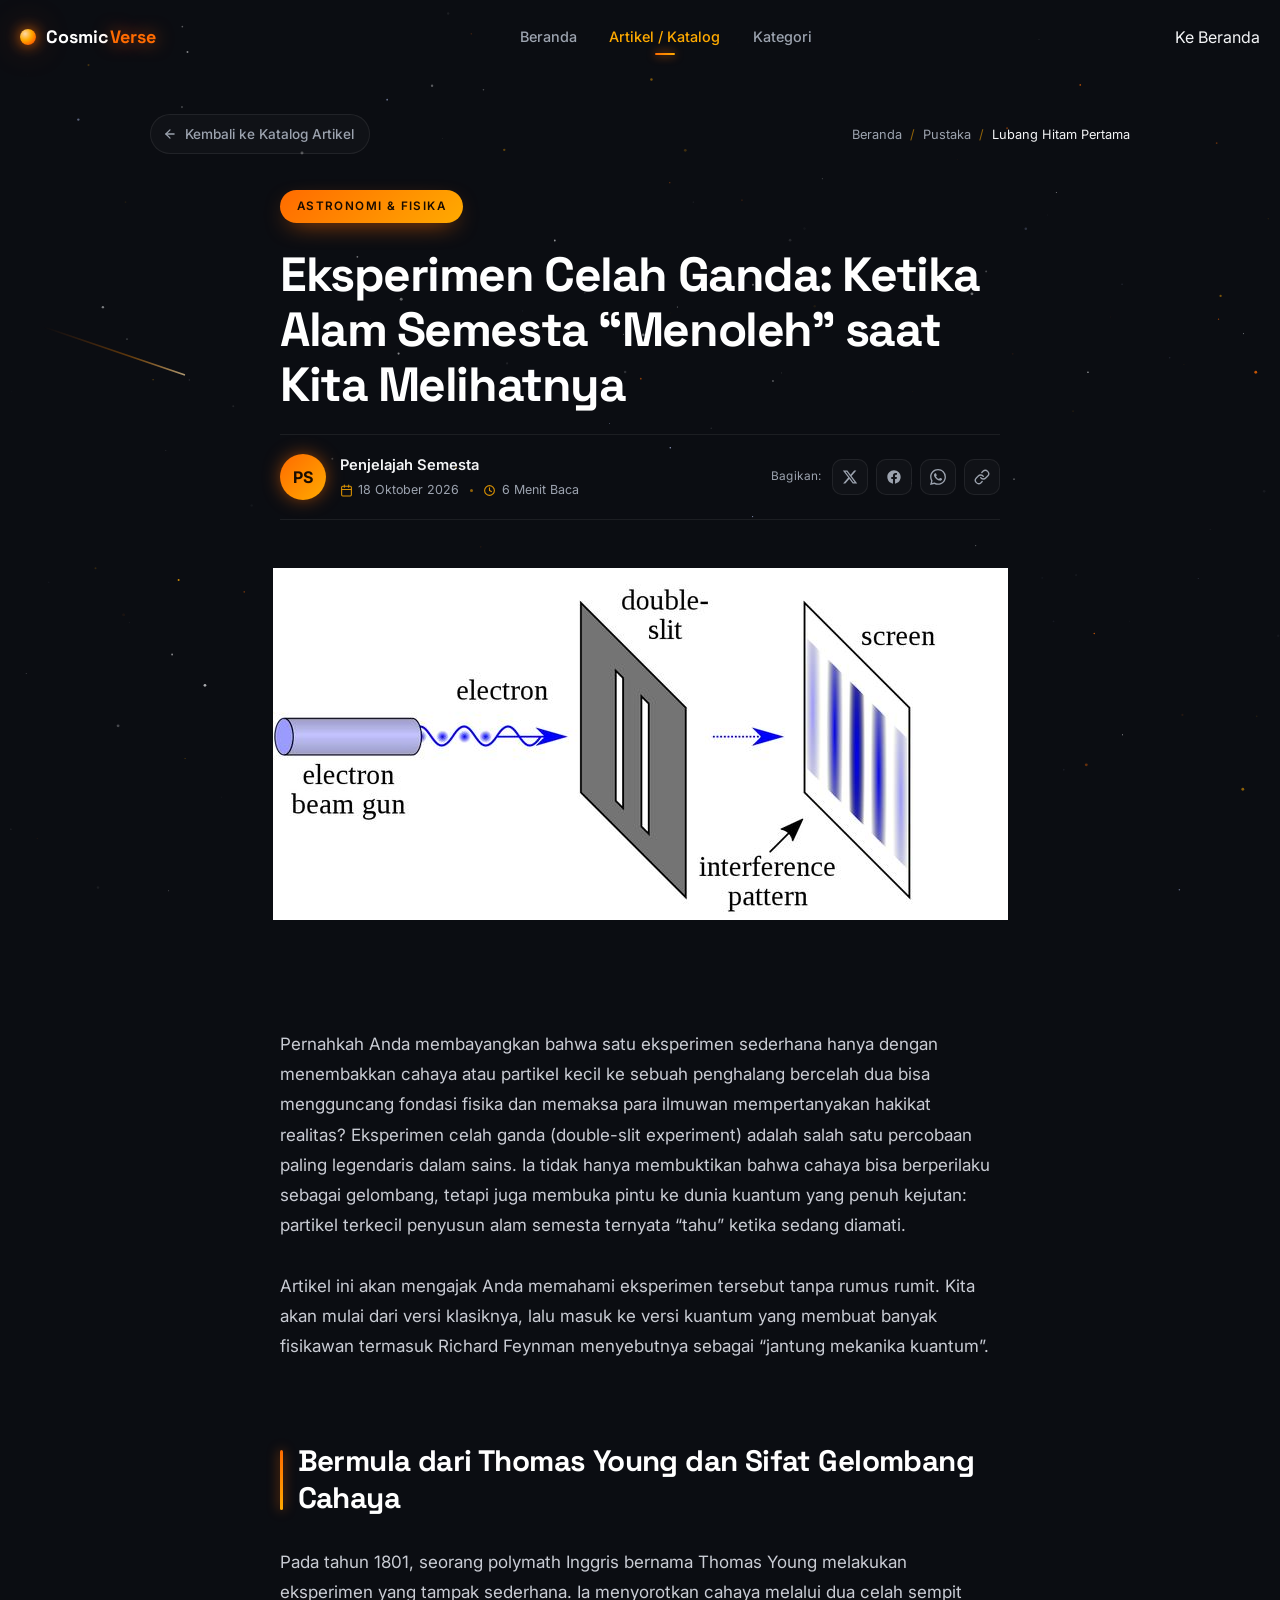
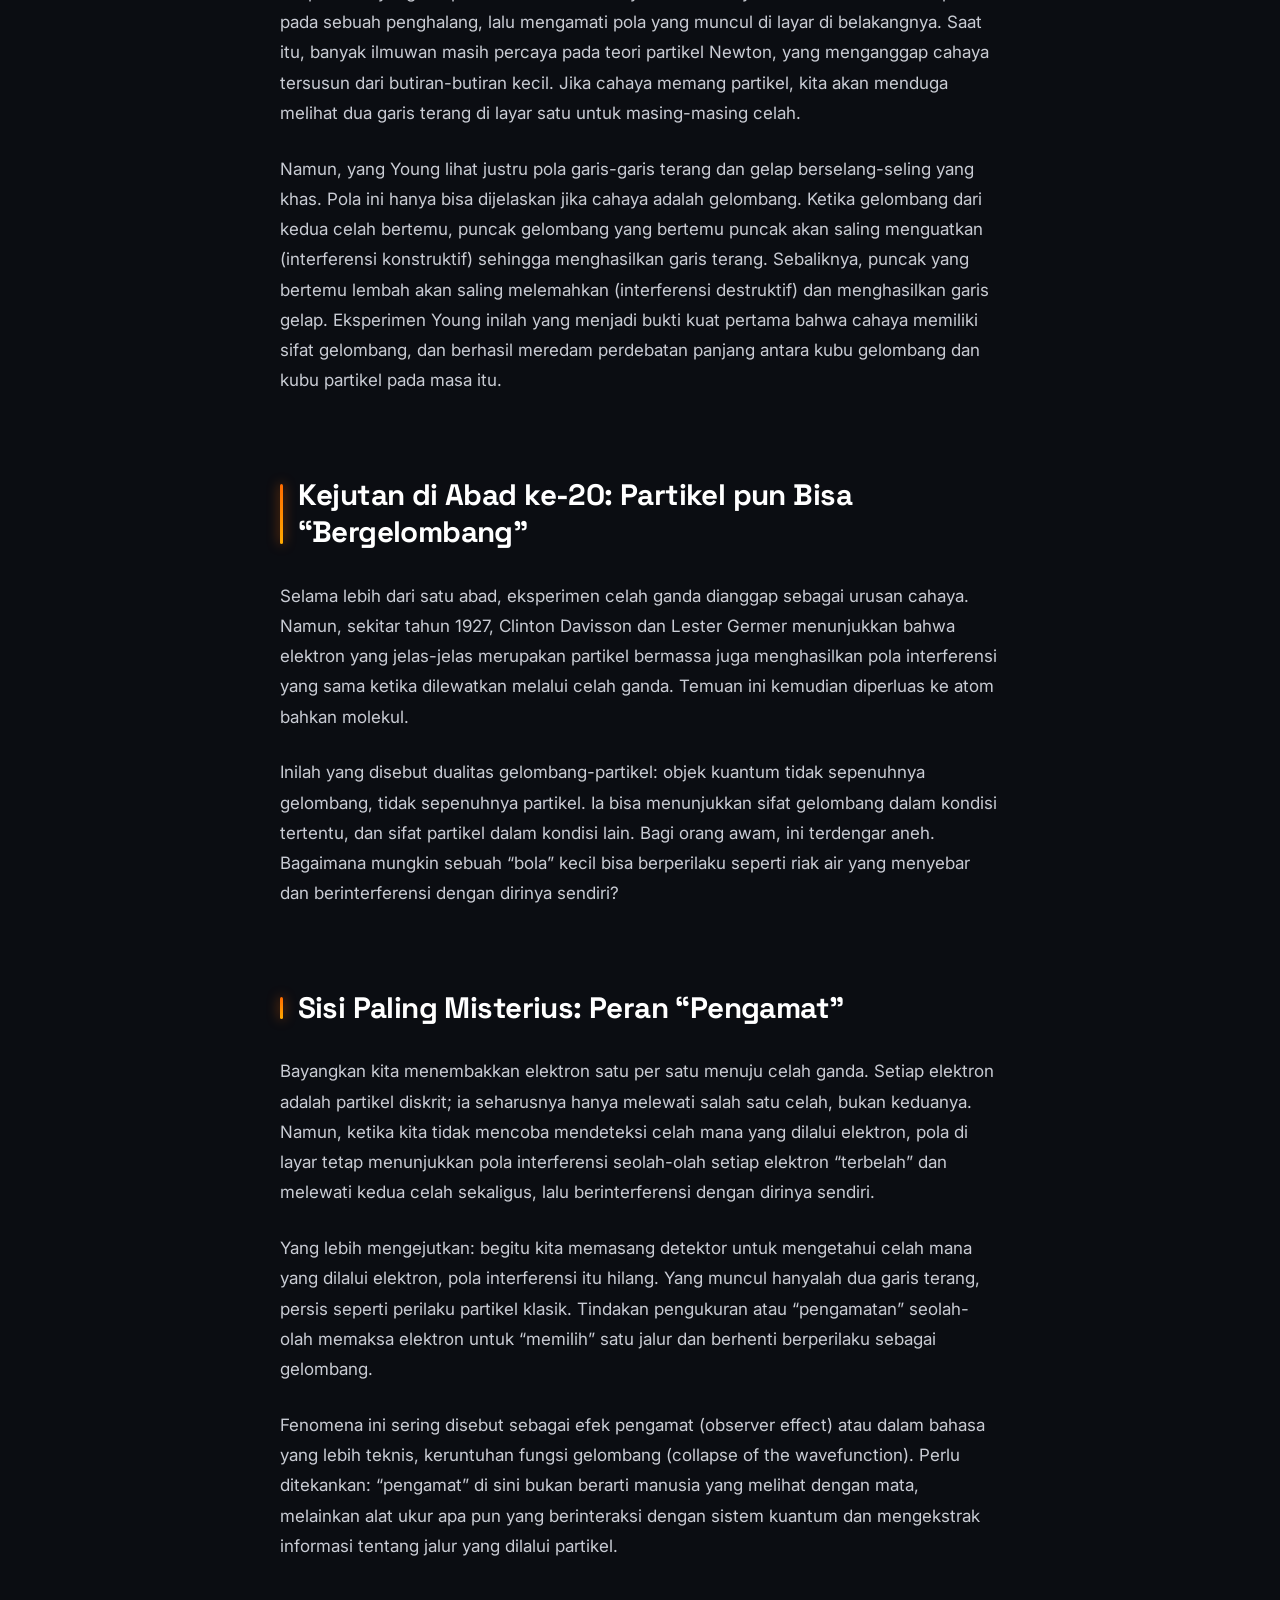
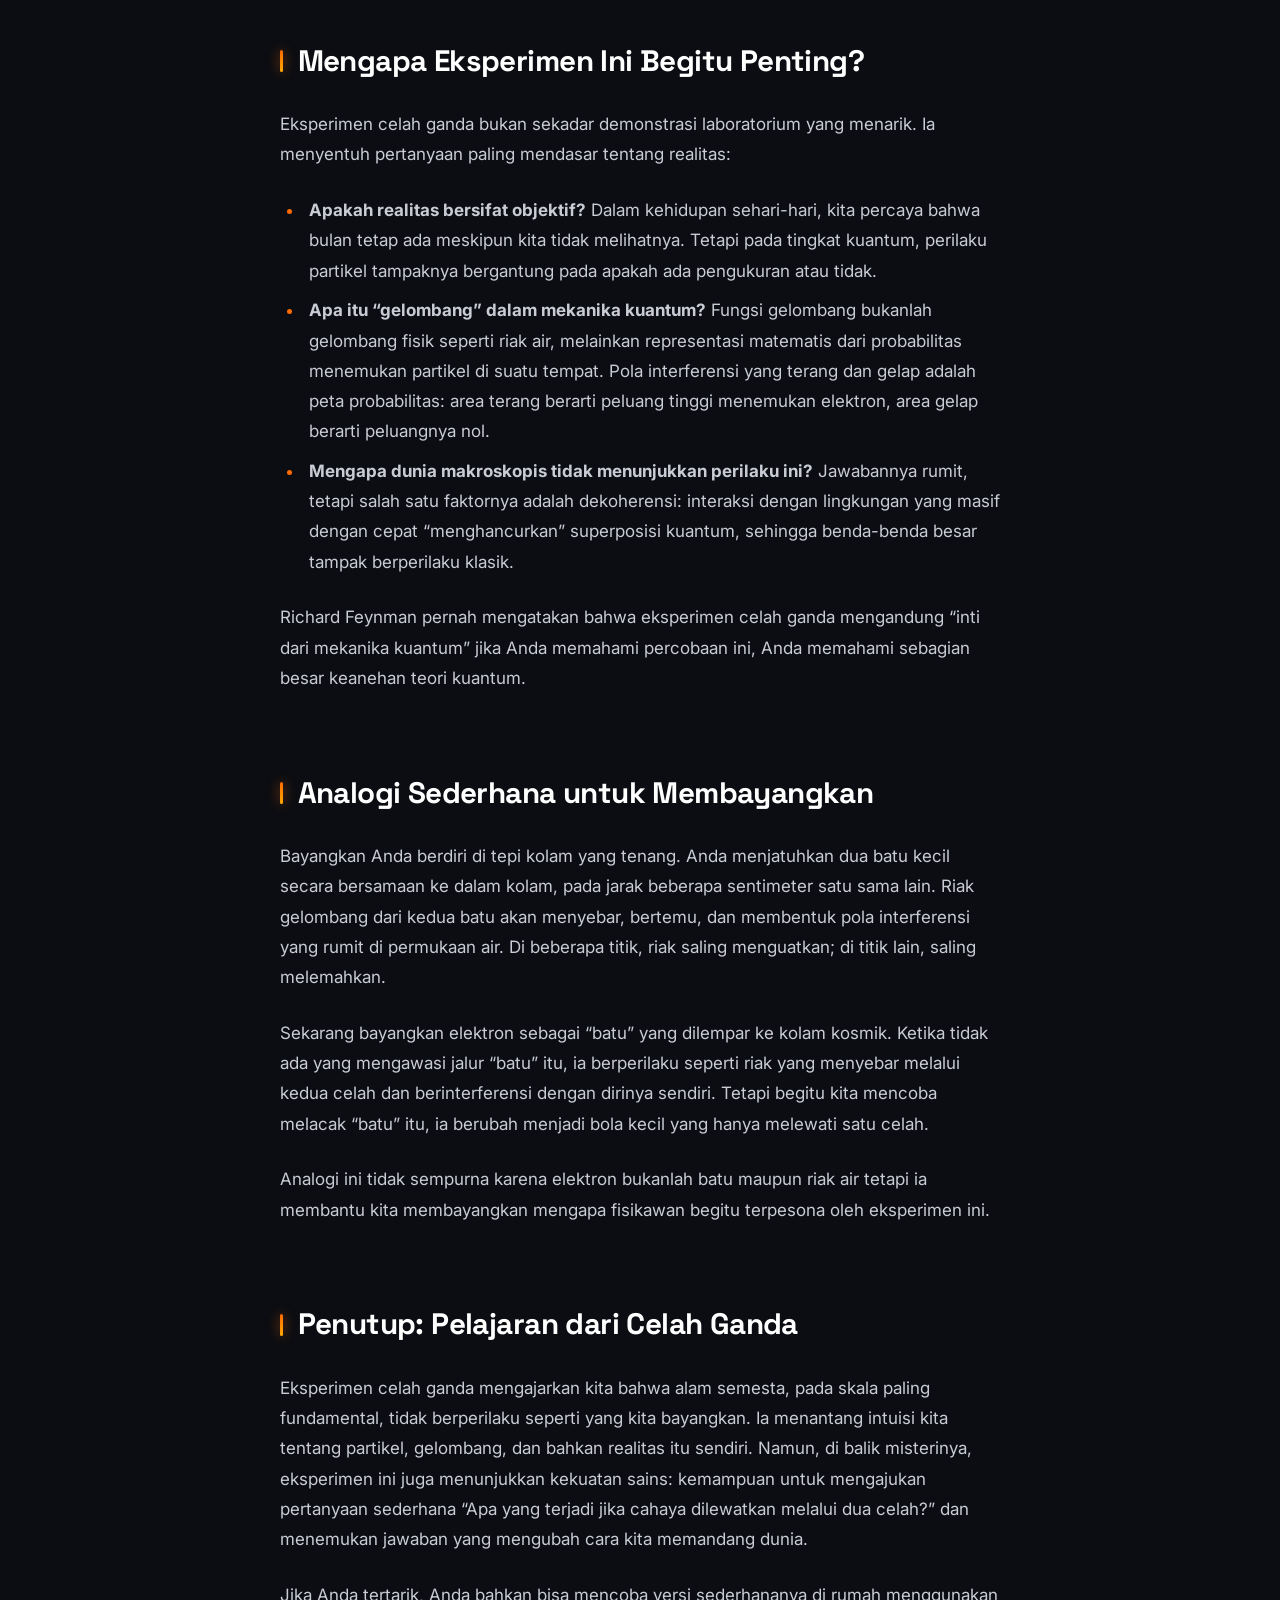
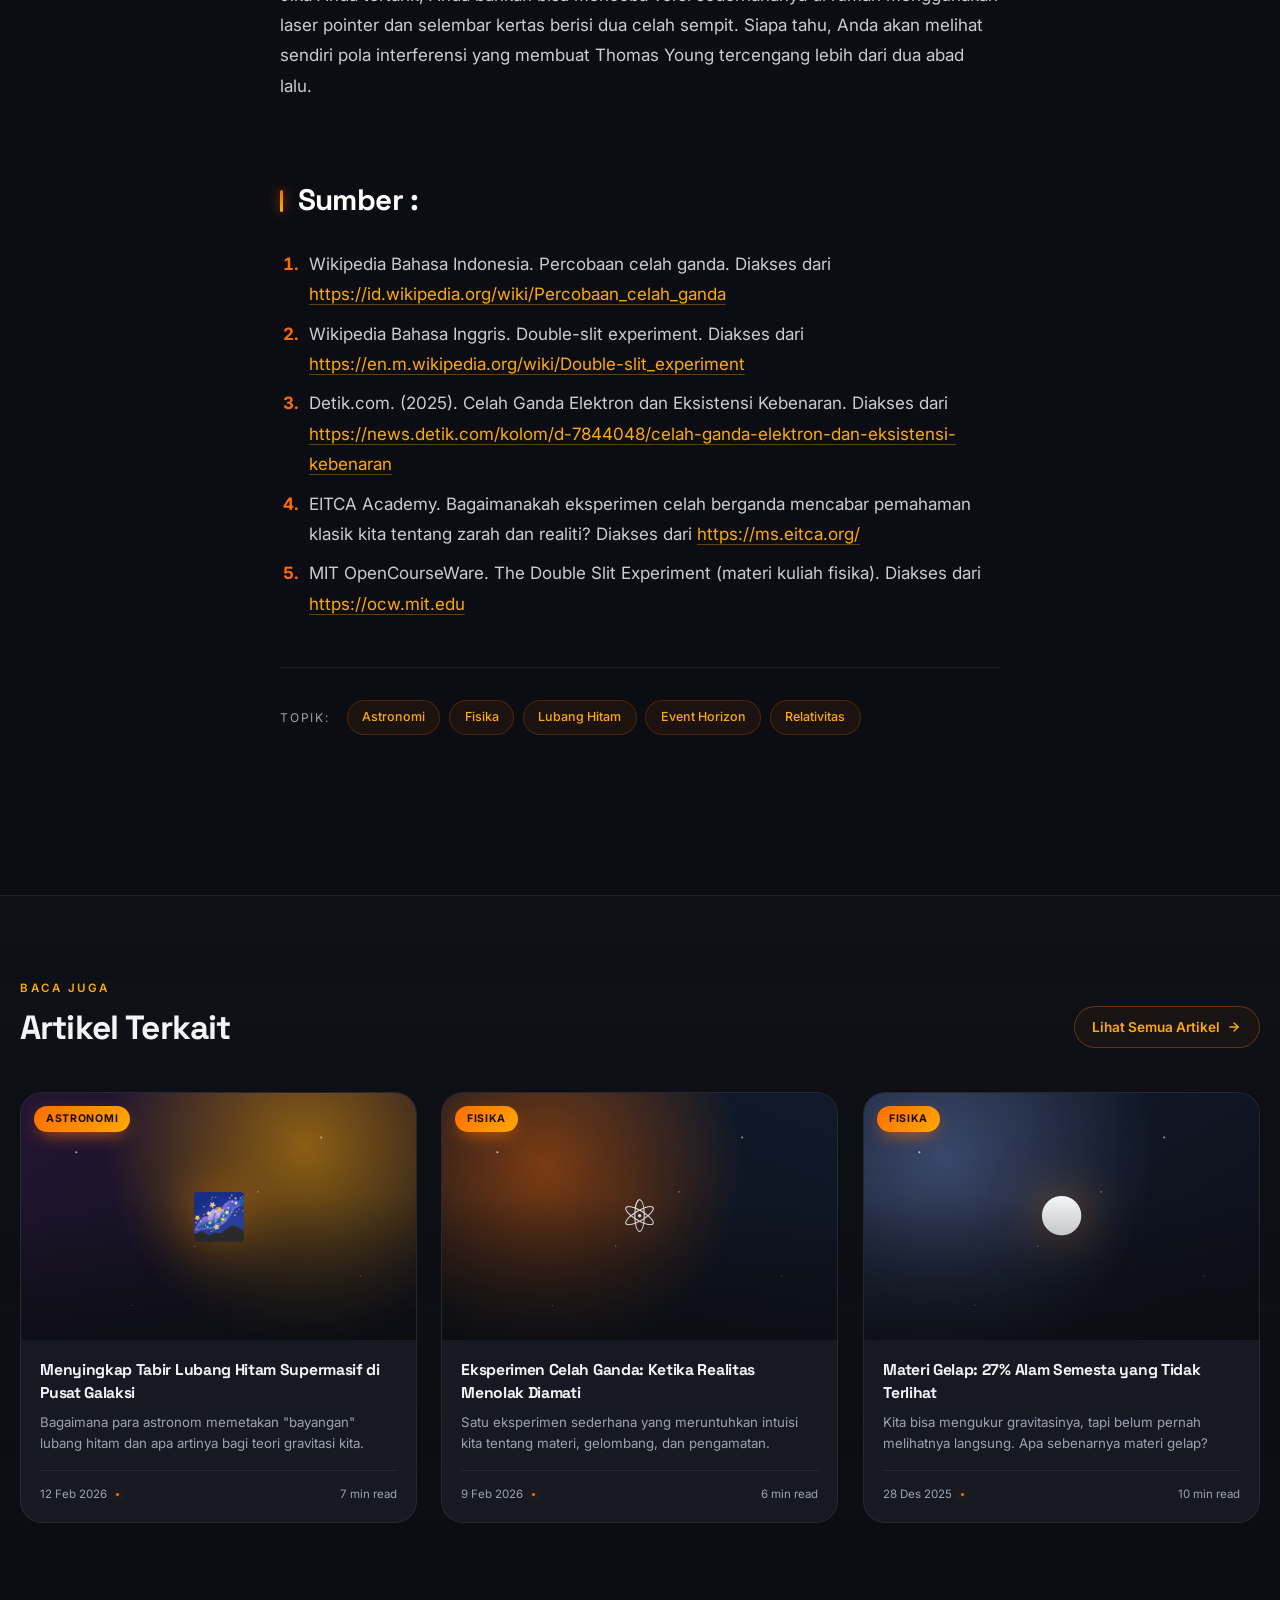
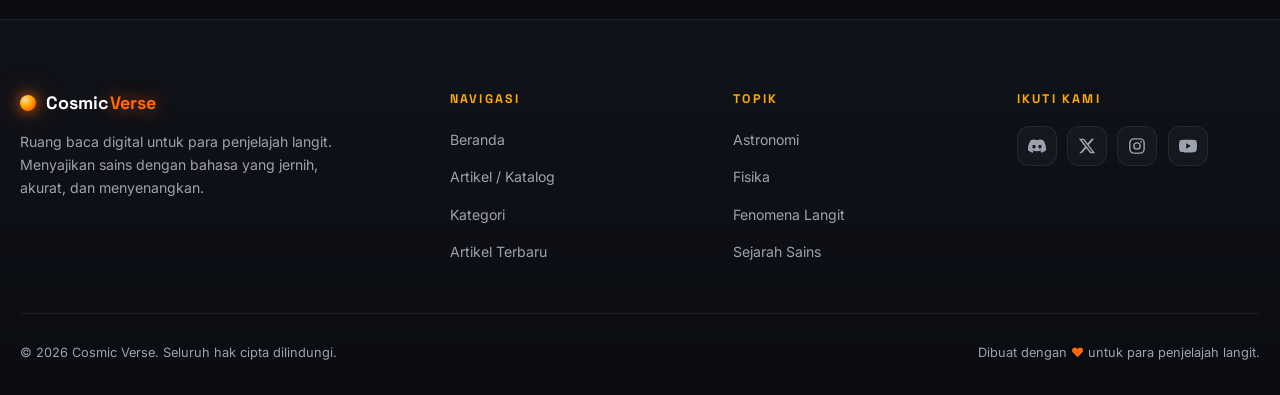
<file: katalog-artikel/eksperimen-celah-ganda/index.html>
<!DOCTYPE html>
<html lang="id">
<head>
<meta charset="UTF-8">
<link rel="icon" type="image/svg+xml" href="../../favicon.svg">
<meta name="viewport" content="width=device-width, initial-scale=1">
<meta name="description" content="Misteri Lubang Hitam Pertama yang Difoto: Antara Teori Einstein dan Realita Visual — Cosmic Verse.">
<title>Eksperimen Celah Ganda — Cosmic Verse</title>

<!-- ==================== FAVICON ==================== -->
<link rel="icon" type="image/svg+xml" href="favicon.svg">
<link rel="apple-touch-icon" href="favicon.svg">
<meta name="theme-color" content="#0B0D12">

<!-- ==================== FONTS ==================== -->
<link rel="preconnect" href="https://fonts.googleapis.com">
<link rel="preconnect" href="https://fonts.gstatic.com" crossorigin>
<link href="https://fonts.googleapis.com/css2?family=Space+Grotesk:wght@500;600;700&family=Inter:wght@400;500;600&display=swap" rel="stylesheet">

<link rel="stylesheet" href="style.css">
</head>

<body>

<!-- ==================== READING PROGRESS ==================== -->
<div class="reading-progress" id="readingProgress" aria-hidden="true"></div>

<!-- ==================== STARFIELD ==================== -->
<canvas id="starfield" aria-hidden="true"></canvas>

<!-- ==================== NAVBAR ==================== -->
<header class="navbar" id="navbar">
  <div class="container nav-inner">

    <a href="index.html" class="logo" aria-label="Cosmic Verse — Beranda">
      <span class="logo-orb" aria-hidden="true"></span>
      <span class="logo-text">Cosmic<span>Verse</span></span>
    </a>

    <nav class="nav-menu" id="navMenu" aria-label="Navigasi utama">
      <a href="../../" class="nav-link">Beranda</a>
      <a href="../" class="nav-link active" aria-current="page">Artikel / Katalog</a>
      <a href="index.html#kategori" class="nav-link">Kategori</a>
      <a href="../" class="btn btn-outline nav-cta-mobile">Ke Beranda</a>
    </nav>

    <div class="nav-actions">
      <a href="../" class="btn btn-outline nav-cta">Ke Beranda</a>
      <button class="hamburger" id="hamburger" type="button"
              aria-label="Buka menu navigasi" aria-expanded="false" aria-controls="navMenu">
        <span></span><span></span><span></span>
      </button>
    </div>

  </div>
</header>

<main>

  <!-- ==================== ARTICLE PAGE ==================== -->
  <article class="article-page">
    <div class="container">

      <!-- Back + Breadcrumb -->
      <div class="article-top reveal">
        <a href="../" class="back-link">
          <svg viewBox="0 0 24 24" fill="none" stroke="currentColor" stroke-width="2.2"
               stroke-linecap="round" stroke-linejoin="round" aria-hidden="true">
            <line x1="19" y1="12" x2="5" y2="12"/>
            <polyline points="12 19 5 12 12 5"/>
          </svg>
          <span>Kembali ke Katalog Artikel</span>
        </a>

        <nav class="crumbs" aria-label="Breadcrumb">
          <a href="index.html">Beranda</a>
          <span class="sep" aria-hidden="true">/</span>
          <a href="articles.html">Pustaka</a>
          <span class="sep" aria-hidden="true">/</span>
          <span class="current">Lubang Hitam Pertama</span>
        </nav>
      </div>

      <!-- Article Header -->
      <header class="article-header">
        <span class="category-pill reveal">Astronomi &amp; Fisika</span>

        <h1 class="reveal" style="--d:.06s">
          Eksperimen Celah Ganda: Ketika Alam Semesta “Menoleh” saat Kita Melihatnya
        </h1>

        <!-- <p class="lead reveal" style="--d:.12s">
          Selama lebih dari satu abad, lubang hitam hanya hidup dalam persamaan matematis.
          Kemudian, pada 2019, umat manusia untuk pertama kalinya melihat "wajah" dari salah satu
          objek paling misterius di alam semesta — dan ia tampak persis seperti yang diramalkan Einstein.
        </p> -->

        <!-- Author meta -->
        <div class="author-meta reveal" style="--d:.18s">

          <div class="author-block">
            <div class="author-avatar-lg" aria-hidden="true">PS</div>
            <div class="author-info">
              <span class="author-name">Penjelajah Semesta</span>
              <div class="author-meta-row">
                <span class="meta-item">
                  <svg viewBox="0 0 24 24" fill="none" stroke="currentColor" stroke-width="2"
                       stroke-linecap="round" stroke-linejoin="round" aria-hidden="true">
                    <rect x="3" y="4" width="18" height="18" rx="2"/>
                    <line x1="16" y1="2" x2="16" y2="6"/>
                    <line x1="8" y1="2" x2="8" y2="6"/>
                    <line x1="3" y1="10" x2="21" y2="10"/>
                  </svg>
                  <time datetime="2026-10-14">18 Oktober 2026</time>
                </span>
                <span class="meta-dot" aria-hidden="true"></span>
                <span class="meta-item">
                  <svg viewBox="0 0 24 24" fill="none" stroke="currentColor" stroke-width="2"
                       stroke-linecap="round" stroke-linejoin="round" aria-hidden="true">
                    <circle cx="12" cy="12" r="9"/>
                    <polyline points="12 7 12 12 15.5 14"/>
                  </svg>
                  <span>6 Menit Baca</span>
                </span>
              </div>
            </div>
          </div>

          <div class="share-row">
            <span class="share-label">Bagikan:</span>
            <a href="#" class="share-btn" aria-label="Bagikan ke X">
              <svg viewBox="0 0 24 24" fill="currentColor" aria-hidden="true">
                <path d="M18.244 2.25h3.308l-7.227 8.26 8.502 11.24H16.17l-5.214-6.817L4.99 21.75H1.68l7.73-8.835L1.254 2.25H8.08l4.713 6.231zm-1.161 17.52h1.833L7.084 4.126H5.117z"/>
              </svg>
            </a>
            <a href="#" class="share-btn" aria-label="Bagikan ke Facebook">
              <svg viewBox="0 0 24 24" fill="currentColor" aria-hidden="true">
                <path d="M22 12.06C22 6.5 17.52 2 12 2S2 6.5 2 12.06c0 5.02 3.66 9.18 8.44 9.94v-7.03H7.9v-2.91h2.54V9.85c0-2.52 1.49-3.91 3.78-3.91 1.09 0 2.24.2 2.24.2v2.47h-1.26c-1.24 0-1.63.78-1.63 1.57v1.88h2.78l-.45 2.91h-2.33V22c4.78-.76 8.44-4.92 8.44-9.94z"/>
              </svg>
            </a>
            <a href="#" class="share-btn" aria-label="Bagikan ke WhatsApp">
              <svg viewBox="0 0 24 24" fill="currentColor" aria-hidden="true">
                <path d="M17.472 14.382c-.297-.149-1.758-.867-2.03-.967-.273-.099-.471-.148-.67.15-.197.297-.767.966-.94 1.164-.173.198-.347.223-.644.075-.297-.15-1.255-.463-2.39-1.475-.883-.788-1.48-1.761-1.653-2.059-.173-.297-.018-.458.13-.606.134-.133.298-.347.446-.52.149-.174.198-.298.298-.497.099-.198.05-.371-.025-.52-.075-.149-.669-1.612-.916-2.207-.242-.579-.487-.5-.669-.51a12.8 12.8 0 0 0-.57-.01 1.09 1.09 0 0 0-.792.371c-.272.297-1.04 1.016-1.04 2.479 0 1.462 1.065 2.875 1.213 3.074.149.198 2.096 3.2 5.077 4.487.71.306 1.263.489 1.694.625.712.227 1.36.195 1.872.118.571-.085 1.758-.719 2.006-1.413.248-.694.248-1.289.173-1.413-.074-.124-.272-.198-.57-.347m-5.421 7.403h-.004a9.87 9.87 0 0 1-5.031-1.378l-.361-.214-3.741.982.998-3.648-.235-.374a9.86 9.86 0 0 1-1.51-5.26c.001-5.45 4.436-9.884 9.888-9.884 2.64 0 5.122 1.03 6.988 2.898a9.825 9.825 0 0 1 2.893 6.994c-.003 5.45-4.437 9.884-9.885 9.884m8.413-18.297A11.815 11.815 0 0 0 12.05 0C5.495 0 .16 5.335.157 11.892c0 2.096.547 4.142 1.588 5.945L.057 24l6.305-1.654a11.882 11.882 0 0 0 5.683 1.448h.005c6.554 0 11.89-5.335 11.893-11.893a11.821 11.821 0 0 0-3.48-8.413z"/>
              </svg>
            </a>
            <button type="button" class="share-btn" id="copyLink" aria-label="Salin tautan">
              <svg viewBox="0 0 24 24" fill="none" stroke="currentColor" stroke-width="2"
                   stroke-linecap="round" stroke-linejoin="round" aria-hidden="true">
                <path d="M10 13a5 5 0 0 0 7.54.54l3-3a5 5 0 0 0-7.07-7.07l-1.72 1.71"/>
                <path d="M14 11a5 5 0 0 0-7.54-.54l-3 3a5 5 0 0 0 7.07 7.07l1.71-1.71"/>
              </svg>
            </button>
          </div>

        </div>
      </header>

      <!-- Featured Image -->
      <figure class="featured-image reveal" style="--d:.22s">
        <center><img src="double.jpeg" alt="Ilustrasi Double Slit Eksperimen"></center>
      </figure>

      <!-- Article Body -->
      <div class="article-body">
        <br><br>
        <p>
          Pernahkah Anda membayangkan bahwa satu eksperimen sederhana hanya dengan menembakkan cahaya atau partikel kecil ke sebuah penghalang bercelah dua bisa mengguncang fondasi fisika dan memaksa para ilmuwan mempertanyakan hakikat realitas? Eksperimen celah ganda (double-slit experiment) adalah salah satu percobaan paling legendaris dalam sains. Ia tidak hanya membuktikan bahwa cahaya bisa berperilaku sebagai gelombang, tetapi juga membuka pintu ke dunia kuantum yang penuh kejutan: partikel terkecil penyusun alam semesta ternyata “tahu” ketika sedang diamati.

          <br><br>
          Artikel ini akan mengajak Anda memahami eksperimen tersebut tanpa rumus rumit. Kita akan mulai dari versi klasiknya, lalu masuk ke versi kuantum yang membuat banyak fisikawan termasuk Richard Feynman menyebutnya sebagai “jantung mekanika kuantum”.
        </p>

        <h2>Bermula dari Thomas Young dan Sifat Gelombang Cahaya</h2>

        <p>
          Pada tahun 1801, seorang polymath Inggris bernama Thomas Young melakukan eksperimen yang tampak sederhana. Ia menyorotkan cahaya melalui dua celah sempit pada sebuah penghalang, lalu mengamati pola yang muncul di layar di belakangnya. Saat itu, banyak ilmuwan masih percaya pada teori partikel Newton, yang menganggap cahaya tersusun dari butiran-butiran kecil. Jika cahaya memang partikel, kita akan menduga melihat dua garis terang di layar satu untuk masing-masing celah.
        </p>

        <p>
          Namun, yang Young lihat justru pola garis-garis terang dan gelap berselang-seling yang khas. Pola ini hanya bisa dijelaskan jika cahaya adalah gelombang. Ketika gelombang dari kedua celah bertemu, puncak gelombang yang bertemu puncak akan saling menguatkan (interferensi konstruktif) sehingga menghasilkan garis terang. Sebaliknya, puncak yang bertemu lembah akan saling melemahkan (interferensi destruktif) dan menghasilkan garis gelap. Eksperimen Young inilah yang menjadi bukti kuat pertama bahwa cahaya memiliki sifat gelombang, dan berhasil meredam perdebatan panjang antara kubu gelombang dan kubu partikel pada masa itu.
        </p>

        <!-- <blockquote>
          <p>
            "Foto ini bukan sekadar gambar indah, melainkan bukti nyata puncak peradaban manusia dalam
            memverifikasi hukum fisika di batas terluar alam semesta."
          </p>
        </blockquote> -->

        <h2>Kejutan di Abad ke-20: Partikel pun Bisa “Bergelombang”</h2>

        <p>
          Selama lebih dari satu abad, eksperimen celah ganda dianggap sebagai urusan cahaya. Namun, sekitar tahun 1927, Clinton Davisson dan Lester Germer menunjukkan bahwa elektron yang jelas-jelas merupakan partikel bermassa juga menghasilkan pola interferensi yang sama ketika dilewatkan melalui celah ganda. Temuan ini kemudian diperluas ke atom bahkan molekul.
        </p>

        <p>
          Inilah yang disebut dualitas gelombang-partikel: objek kuantum tidak sepenuhnya gelombang, tidak sepenuhnya partikel. Ia bisa menunjukkan sifat gelombang dalam kondisi tertentu, dan sifat partikel dalam kondisi lain. Bagi orang awam, ini terdengar aneh. Bagaimana mungkin sebuah “bola” kecil bisa berperilaku seperti riak air yang menyebar dan berinterferensi dengan dirinya sendiri?
        </p>

        <!-- <div class="callout">
          <h3>Poin Penting Penemuan Ini</h3>
          <ol>
            <li>
              <strong>Massa Luar Biasa:</strong> Lubang hitam M87* memiliki massa setara 6,5 miliar
              kali massa Matahari kita.
            </li>
            <li>
              <strong>Uji Teori Relativitas:</strong> Bentuk cincin yang hampir simetris sempurna
              sekali lagi membuktikan presisi Teori Relativitas Umum Einstein.
            </li>
            <li>
              <strong>Keterlibatan Kolaborasi Global:</strong> Melibatkan 8 radio teleskop di berbagai
              belahan dunia yang dihubungkan secara simultan.
            </li>
          </ol>
        </div> -->

        <h2>Sisi Paling Misterius: Peran “Pengamat”</h2>

        <p>
          Bayangkan kita menembakkan elektron satu per satu menuju celah ganda. Setiap elektron adalah partikel diskrit; ia seharusnya hanya melewati salah satu celah, bukan keduanya. Namun, ketika kita tidak mencoba mendeteksi celah mana yang dilalui elektron, pola di layar tetap menunjukkan pola interferensi seolah-olah setiap elektron “terbelah” dan melewati kedua celah sekaligus, lalu berinterferensi dengan dirinya sendiri.
        </p>

        <p>
          Yang lebih mengejutkan: begitu kita memasang detektor untuk mengetahui celah mana yang dilalui elektron, pola interferensi itu hilang. Yang muncul hanyalah dua garis terang, persis seperti perilaku partikel klasik. Tindakan pengukuran atau “pengamatan” seolah-olah memaksa elektron untuk “memilih” satu jalur dan berhenti berperilaku sebagai gelombang.
        </p>

        <p>
          Fenomena ini sering disebut sebagai efek pengamat (observer effect) atau dalam bahasa yang lebih teknis, keruntuhan fungsi gelombang (collapse of the wavefunction). Perlu ditekankan: “pengamat” di sini bukan berarti manusia yang melihat dengan mata, melainkan alat ukur apa pun yang berinteraksi dengan sistem kuantum dan mengekstrak informasi tentang jalur yang dilalui partikel.
        </p>

        <h2>Mengapa Eksperimen Ini Begitu Penting?</h2>

        <p>
          Eksperimen celah ganda bukan sekadar demonstrasi laboratorium yang menarik. Ia menyentuh pertanyaan paling mendasar tentang realitas:
        </p>

        <ul>
            <li><b>Apakah realitas bersifat objektif?</b> Dalam kehidupan sehari-hari, kita percaya bahwa bulan tetap ada meskipun kita tidak melihatnya. Tetapi pada tingkat kuantum, perilaku partikel tampaknya bergantung pada apakah ada pengukuran atau tidak.</li>

            <li><b>Apa itu “gelombang” dalam mekanika kuantum?</b> Fungsi gelombang bukanlah gelombang fisik seperti riak air, melainkan representasi matematis dari probabilitas menemukan partikel di suatu tempat. Pola interferensi yang terang dan gelap adalah peta probabilitas: area terang berarti peluang tinggi menemukan elektron, area gelap berarti peluangnya nol.</li>

            <li><b>Mengapa dunia makroskopis tidak menunjukkan perilaku ini?</b> Jawabannya rumit, tetapi salah satu faktornya adalah dekoherensi: interaksi dengan lingkungan yang masif dengan cepat “menghancurkan” superposisi kuantum, sehingga benda-benda besar tampak berperilaku klasik.</li>
        </ul>

        <p>
          Richard Feynman pernah mengatakan bahwa eksperimen celah ganda mengandung “inti dari mekanika kuantum” jika Anda memahami percobaan ini, Anda memahami sebagian besar keanehan teori kuantum.
        </p>


        <h2>Analogi Sederhana untuk Membayangkan</h2>

        <p>
          Bayangkan Anda berdiri di tepi kolam yang tenang. Anda menjatuhkan dua batu kecil secara bersamaan ke dalam kolam, pada jarak beberapa sentimeter satu sama lain. Riak gelombang dari kedua batu akan menyebar, bertemu, dan membentuk pola interferensi yang rumit di permukaan air. Di beberapa titik, riak saling menguatkan; di titik lain, saling melemahkan.
        </p>

        <p>
          Sekarang bayangkan elektron sebagai “batu” yang dilempar ke kolam kosmik. Ketika tidak ada yang mengawasi jalur “batu” itu, ia berperilaku seperti riak yang menyebar melalui kedua celah dan berinterferensi dengan dirinya sendiri. Tetapi begitu kita mencoba melacak “batu” itu, ia berubah menjadi bola kecil yang hanya melewati satu celah.
        </p>

        <p>
          Analogi ini tidak sempurna karena elektron bukanlah batu maupun riak air tetapi ia membantu kita membayangkan mengapa fisikawan begitu terpesona oleh eksperimen ini.
        </p>


        <h2>Penutup: Pelajaran dari Celah Ganda</h2>

        <p>
          Eksperimen celah ganda mengajarkan kita bahwa alam semesta, pada skala paling fundamental, tidak berperilaku seperti yang kita bayangkan. Ia menantang intuisi kita tentang partikel, gelombang, dan bahkan realitas itu sendiri. Namun, di balik misterinya, eksperimen ini juga menunjukkan kekuatan sains: kemampuan untuk mengajukan pertanyaan sederhana “Apa yang terjadi jika cahaya dilewatkan melalui dua celah?” dan menemukan jawaban yang mengubah cara kita memandang dunia.
        </p>

        <p>
          Jika Anda tertarik, Anda bahkan bisa mencoba versi sederhananya di rumah menggunakan laser pointer dan selembar kertas berisi dua celah sempit. Siapa tahu, Anda akan melihat sendiri pola interferensi yang membuat Thomas Young tercengang lebih dari dua abad lalu.
        </p>


        <h2>Sumber : </h2>
        <ol>
            <li>Wikipedia Bahasa Indonesia. Percobaan celah ganda. Diakses dari <a href="https://id.wikipedia.org/wiki/Percobaan_celah_ganda">https://id.wikipedia.org/wiki/Percobaan_celah_ganda</a></li>
            <li>Wikipedia Bahasa Inggris. Double-slit experiment. Diakses dari <a href="https://en.m.wikipedia.org/wiki/Double-slit_experiment">https://en.m.wikipedia.org/wiki/Double-slit_experiment</a></li>
            <li>Detik.com. (2025). Celah Ganda Elektron dan Eksistensi Kebenaran. Diakses dari <a href="https://news.detik.com/kolom/d-7844048/celah-ganda-elektron-dan-eksistensi-kebenaran">https://news.detik.com/kolom/d-7844048/celah-ganda-elektron-dan-eksistensi-kebenaran</a></li>
            <li>EITCA Academy. Bagaimanakah eksperimen celah berganda mencabar pemahaman klasik kita tentang zarah dan realiti? Diakses dari <a href="https://ms.eitca.org/">https://ms.eitca.org/</a></li>
            <li>MIT OpenCourseWare. The Double Slit Experiment (materi kuliah fisika). Diakses dari <a href="https://ocw.mit.edu">https://ocw.mit.edu</a></li>
        </ol>
      </div>

      <!-- Article Tags -->
      <div class="article-tags reveal">
        <span class="article-tags-label">Topik:</span>
        <a href="articles.html" class="tag">Astronomi</a>
        <a href="articles.html" class="tag">Fisika</a>
        <a href="articles.html" class="tag">Lubang Hitam</a>
        <a href="articles.html" class="tag">Event Horizon</a>
        <a href="articles.html" class="tag">Relativitas</a>
      </div>

    </div>
  </article>

  <!-- ==================== RELATED ARTICLES ==================== -->
  <section class="related-section" aria-labelledby="relatedTitle">
    <div class="container">

      <div class="related-head reveal">
        <div>
          <span class="eyebrow">Baca Juga</span>
          <h2 id="relatedTitle">Artikel Terkait</h2>
        </div>
        <a href="articles.html" class="related-more">
          Lihat Semua Artikel
          <svg width="14" height="14" viewBox="0 0 24 24" fill="none" stroke="currentColor"
               stroke-width="2.4" stroke-linecap="round" stroke-linejoin="round" aria-hidden="true">
            <line x1="5" y1="12" x2="19" y2="12"/>
            <polyline points="12 5 19 12 12 19"/>
          </svg>
        </a>
      </div>

      <div class="related-grid">

        <article class="rel-card reveal" style="--d:.05s">
          <a href="#" class="rel-thumb thumb-1" aria-label="Baca: Menyingkap Tabir Lubang Hitam Supermasif di Pusat Galaksi">
            <span class="rel-emoji" aria-hidden="true">🌌</span>
            <span class="rel-badge">Astronomi</span>
          </a>
          <div class="rel-body">
            <h3><a href="#">Menyingkap Tabir Lubang Hitam Supermasif di Pusat Galaksi</a></h3>
            <p>Bagaimana para astronom memetakan "bayangan" lubang hitam dan apa artinya bagi teori gravitasi kita.</p>
            <div class="rel-meta">
              <time datetime="2026-02-12">12 Feb 2026</time>
              <span class="dot" aria-hidden="true"></span>
              <span class="read">7 min read</span>
            </div>
          </div>
        </article>

        <article class="rel-card reveal" style="--d:.1s">
          <a href="#" class="rel-thumb thumb-2" aria-label="Baca: Eksperimen Celah Ganda">
            <span class="rel-emoji" aria-hidden="true">⚛️</span>
            <span class="rel-badge">Fisika</span>
          </a>
          <div class="rel-body">
            <h3><a href="#">Eksperimen Celah Ganda: Ketika Realitas Menolak Diamati</a></h3>
            <p>Satu eksperimen sederhana yang meruntuhkan intuisi kita tentang materi, gelombang, dan pengamatan.</p>
            <div class="rel-meta">
              <time datetime="2026-02-09">9 Feb 2026</time>
              <span class="dot" aria-hidden="true"></span>
              <span class="read">6 min read</span>
            </div>
          </div>
        </article>

        <article class="rel-card reveal" style="--d:.15s">
          <a href="#" class="rel-thumb thumb-6" aria-label="Baca: Materi Gelap">
            <span class="rel-emoji" aria-hidden="true">🌑</span>
            <span class="rel-badge">Fisika</span>
          </a>
          <div class="rel-body">
            <h3><a href="#">Materi Gelap: 27% Alam Semesta yang Tidak Terlihat</a></h3>
            <p>Kita bisa mengukur gravitasinya, tapi belum pernah melihatnya langsung. Apa sebenarnya materi gelap?</p>
            <div class="rel-meta">
              <time datetime="2025-12-28">28 Des 2025</time>
              <span class="dot" aria-hidden="true"></span>
              <span class="read">10 min read</span>
            </div>
          </div>
        </article>

      </div>
    </div>
  </section>

</main>

<!-- ==================== SCROLL TO TOP ==================== -->
<button type="button" class="scroll-top" id="scrollTop" aria-label="Kembali ke atas">
  <svg viewBox="0 0 24 24" fill="none" stroke="currentColor" stroke-width="2.4"
       stroke-linecap="round" stroke-linejoin="round" aria-hidden="true">
    <line x1="12" y1="19" x2="12" y2="5"/>
    <polyline points="5 12 12 5 19 12"/>
  </svg>
</button>

<!-- ==================== FOOTER ==================== -->
<footer class="footer">
  <div class="container">

    <div class="footer-grid">

      <div class="footer-brand">
        <a href="index.html" class="logo" aria-label="Cosmic Verse — Beranda">
          <span class="logo-orb" aria-hidden="true"></span>
          <span class="logo-text">Cosmic<span>Verse</span></span>
        </a>
        <p>
          Ruang baca digital untuk para penjelajah langit. Menyajikan sains dengan bahasa yang jernih,
          akurat, dan menyenangkan.
        </p>
      </div>

      <div class="footer-col">
        <h4>Navigasi</h4>
        <ul>
          <li><a href="index.html">Beranda</a></li>
          <li><a href="articles.html">Artikel / Katalog</a></li>
          <li><a href="index.html#kategori">Kategori</a></li>
          <li><a href="index.html#artikel">Artikel Terbaru</a></li>
        </ul>
      </div>

      <div class="footer-col">
        <h4>Topik</h4>
        <ul>
          <li><a href="articles.html">Astronomi</a></li>
          <li><a href="articles.html">Fisika</a></li>
          <li><a href="articles.html">Fenomena Langit</a></li>
          <li><a href="articles.html">Sejarah Sains</a></li>
        </ul>
      </div>

      <div class="footer-col">
        <h4>Ikuti Kami</h4>
        <div class="socials">
          <a href="#" aria-label="Discord">
            <svg viewBox="0 0 24 24" fill="currentColor" aria-hidden="true">
              <path d="M20.317 4.369a19.79 19.79 0 0 0-4.885-1.515.074.074 0 0 0-.079.037c-.21.375-.444.864-.608 1.25a18.27 18.27 0 0 0-5.487 0 12.64 12.64 0 0 0-.617-1.25.077.077 0 0 0-.079-.037A19.736 19.736 0 0 0 3.677 4.37a.07.07 0 0 0-.032.027C.533 9.046-.32 13.58.099 18.057a.082.082 0 0 0 .031.057 19.9 19.9 0 0 0 5.993 3.03.078.078 0 0 0 .084-.028c.462-.63.874-1.295 1.226-1.994a.076.076 0 0 0-.041-.106 13.107 13.107 0 0 1-1.872-.892.077.077 0 0 1-.008-.128c.126-.094.252-.192.372-.291a.074.074 0 0 1 .077-.01c3.928 1.793 8.18 1.793 12.061 0a.074.074 0 0 1 .078.009c.12.099.246.198.373.292a.077.077 0 0 1-.006.127 12.3 12.3 0 0 1-1.873.891.077.077 0 0 0-.041.107c.36.698.772 1.362 1.225 1.993a.076.076 0 0 0 .084.028 19.839 19.839 0 0 0 6.002-3.03.077.077 0 0 0 .032-.054c.5-5.177-.838-9.674-3.549-13.66a.061.061 0 0 0-.031-.03zM8.02 15.331c-1.183 0-2.157-1.085-2.157-2.419 0-1.333.955-2.419 2.157-2.419 1.21 0 2.176 1.096 2.157 2.42 0 1.333-.956 2.418-2.157 2.418zm7.975 0c-1.183 0-2.157-1.085-2.157-2.419 0-1.333.955-2.419 2.157-2.419 1.21 0 2.176 1.096 2.157 2.42 0 1.333-.946 2.418-2.157 2.418z"/>
            </svg>
          </a>
          <a href="#" aria-label="X / Twitter">
            <svg viewBox="0 0 24 24" fill="currentColor" aria-hidden="true">
              <path d="M18.244 2.25h3.308l-7.227 8.26 8.502 11.24H16.17l-5.214-6.817L4.99 21.75H1.68l7.73-8.835L1.254 2.25H8.08l4.713 6.231zm-1.161 17.52h1.833L7.084 4.126H5.117z"/>
            </svg>
          </a>
          <a href="#" aria-label="Instagram">
            <svg viewBox="0 0 24 24" fill="none" stroke="currentColor" stroke-width="1.9" aria-hidden="true">
              <rect x="2.5" y="2.5" width="19" height="19" rx="5.4"/>
              <circle cx="12" cy="12" r="4.2"/>
              <circle cx="17.4" cy="6.6" r="1.15" fill="currentColor" stroke="none"/>
            </svg>
          </a>
          <a href="#" aria-label="YouTube">
            <svg viewBox="0 0 24 24" fill="currentColor" aria-hidden="true">
              <path d="M23.5 6.2a3 3 0 0 0-2.1-2.1C19.5 3.5 12 3.5 12 3.5s-7.5 0-9.4.6A3 3 0 0 0 .5 6.2 31.4 31.4 0 0 0 0 12a31.4 31.4 0 0 0 .5 5.8 3 3 0 0 0 2.1 2.1c1.9.6 9.4.6 9.4.6s7.5 0 9.4-.6a3 3 0 0 0 2.1-2.1A31.4 31.4 0 0 0 24 12a31.4 31.4 0 0 0-.5-5.8zM9.6 15.6V8.4l6.2 3.6z"/>
            </svg>
          </a>
        </div>
      </div>

    </div>

    <div class="footer-bottom">
      <span>&copy; <span id="year">2026</span> Cosmic Verse. Seluruh hak cipta dilindungi.</span>
      <span>Dibuat dengan <span class="heart" aria-hidden="true">♥</span> untuk para penjelajah langit.</span>
    </div>

  </div>
</footer>

<script type="module" src="script.js"></script>

</body>
</html>
</file>
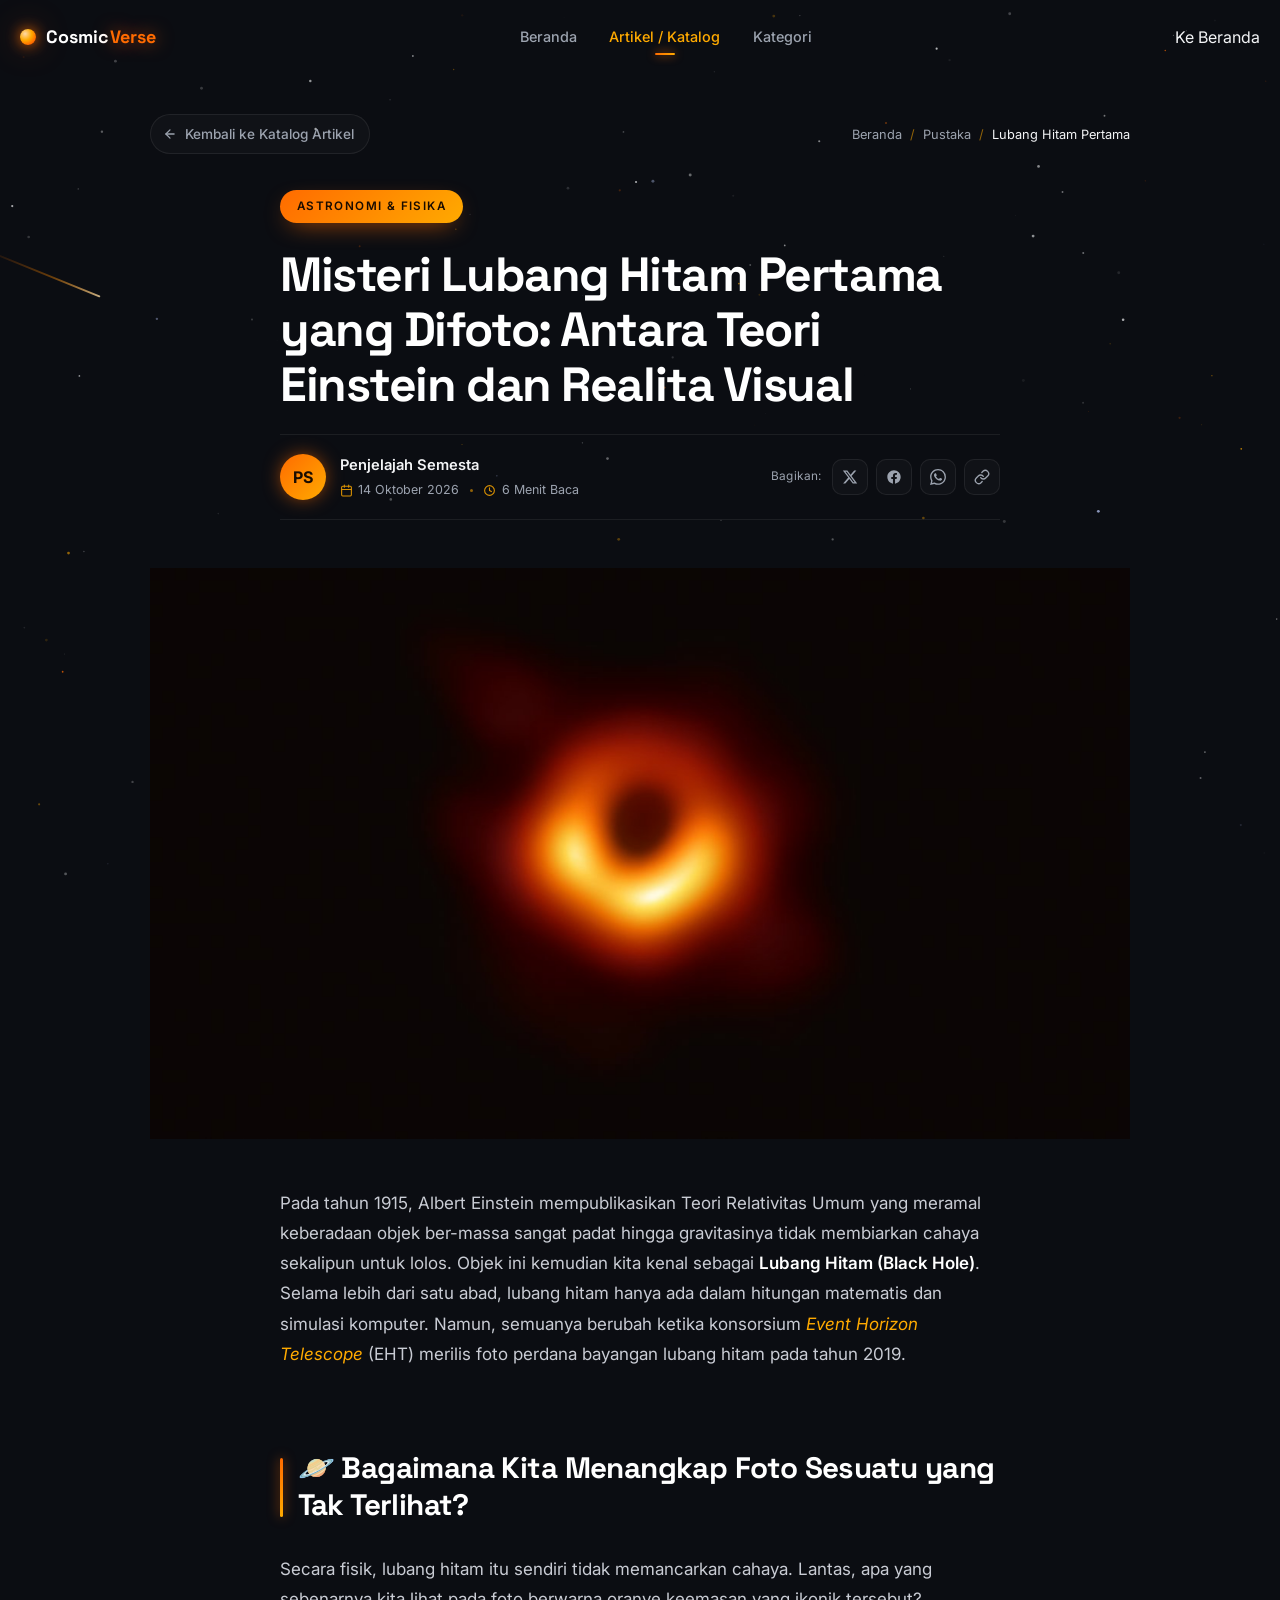
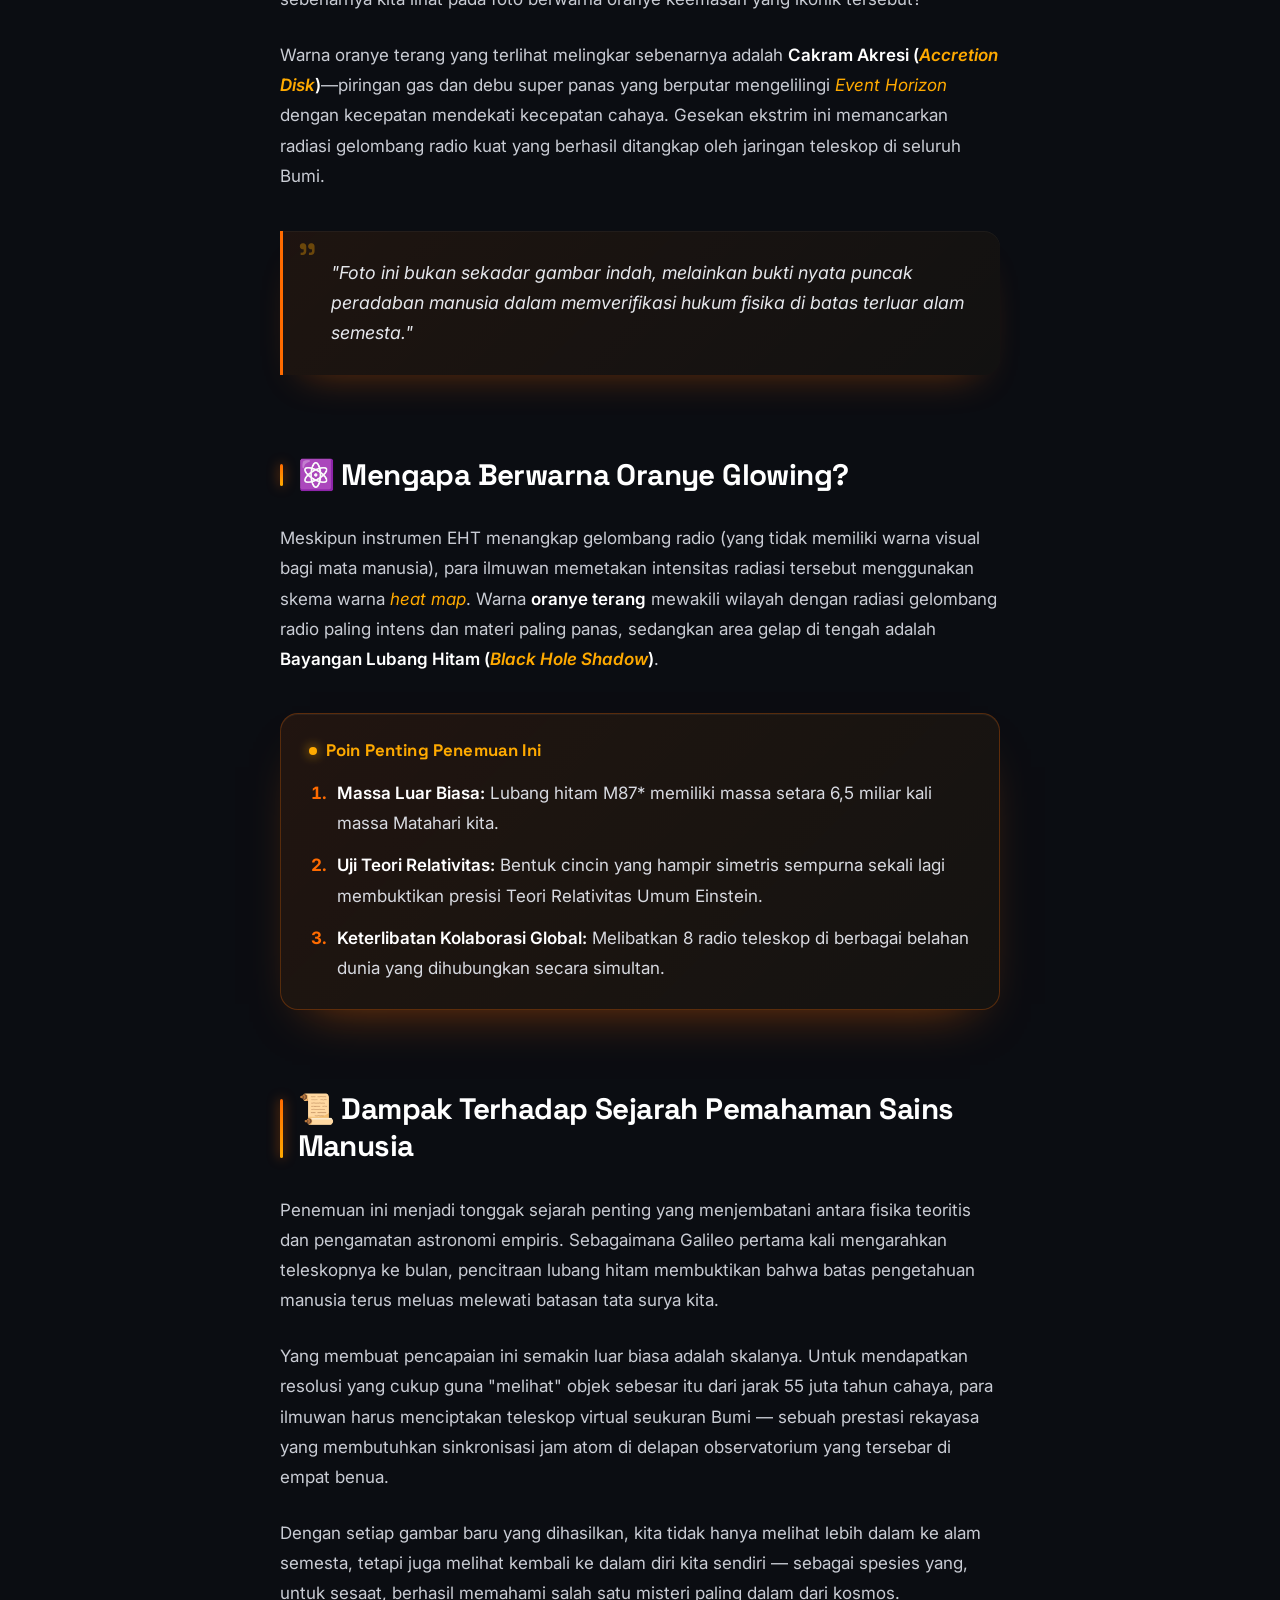
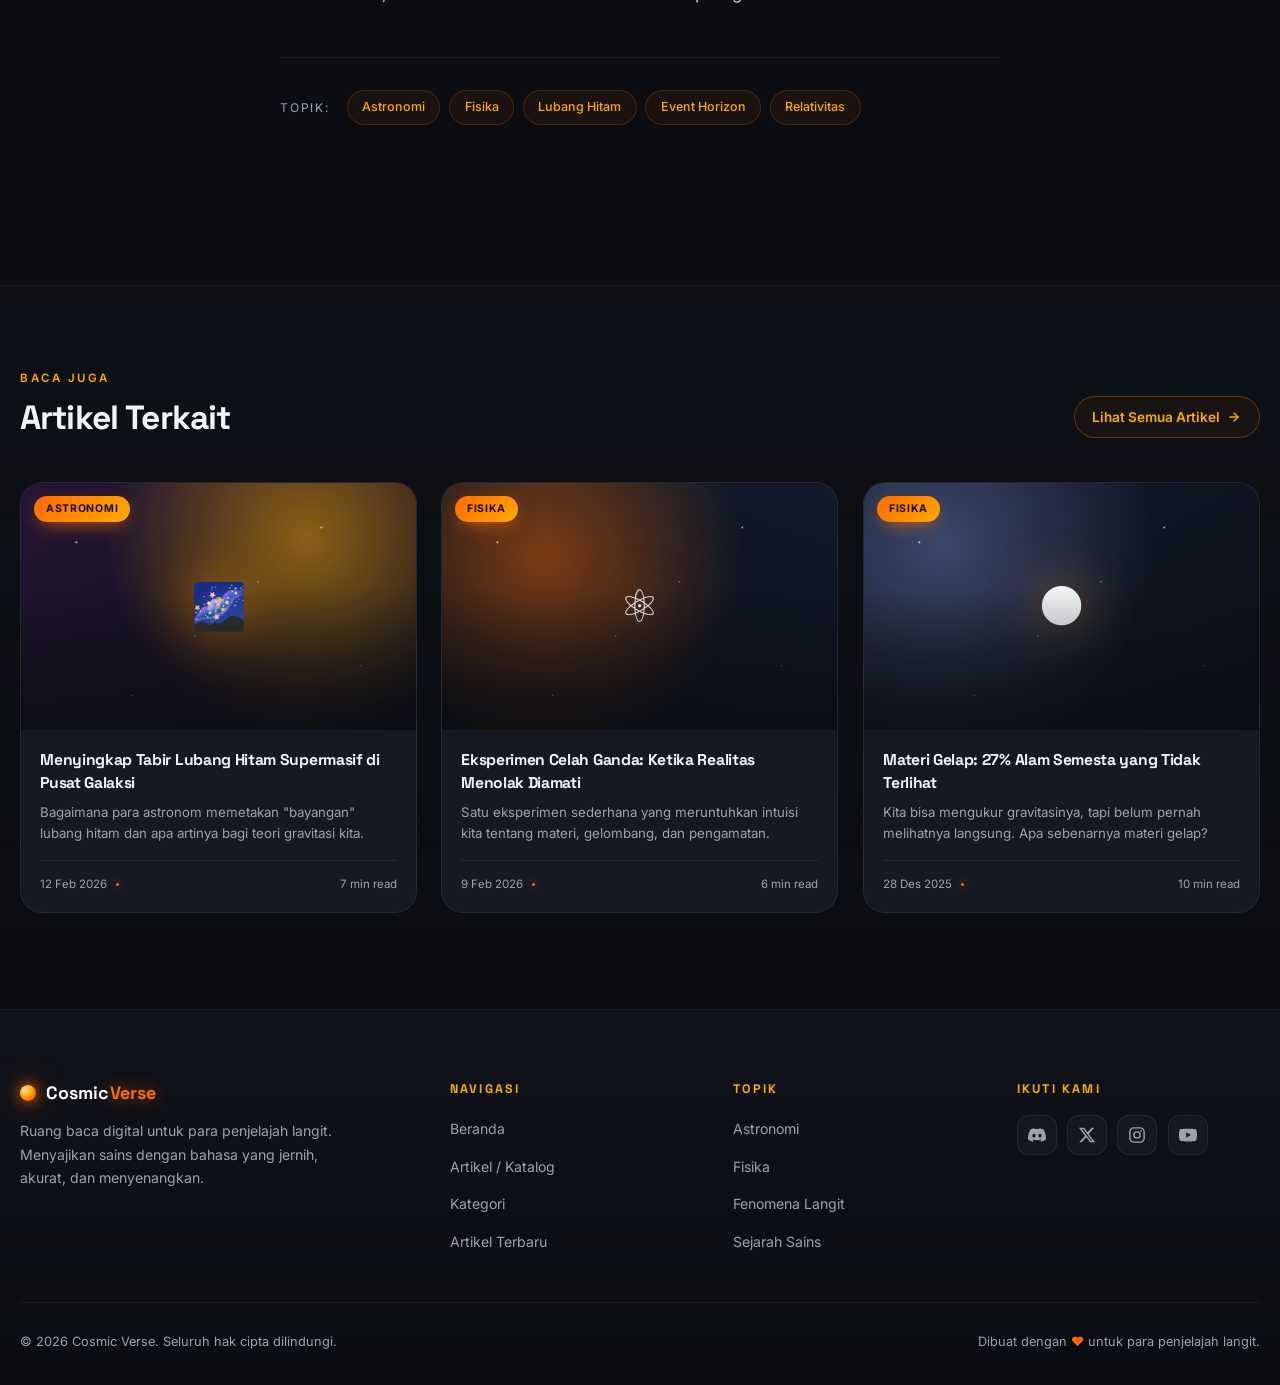
<file: katalog-artikel/misteri-lubang-hitam-pertama-yang-Difoto/index.html>
<!DOCTYPE html>
<html lang="id">
<head>
<meta charset="UTF-8">
<link rel="icon" type="image/svg+xml" href="../../favicon.svg">
<meta name="viewport" content="width=device-width, initial-scale=1">
<meta name="description" content="Misteri Lubang Hitam Pertama yang Difoto: Antara Teori Einstein dan Realita Visual — Cosmic Verse.">
<title>Misteri Lubang Hitam Pertama yang Difoto — Cosmic Verse</title>

<!-- ==================== FAVICON ==================== -->
<link rel="icon" type="image/svg+xml" href="favicon.svg">
<link rel="apple-touch-icon" href="favicon.svg">
<meta name="theme-color" content="#0B0D12">

<!-- ==================== FONTS ==================== -->
<link rel="preconnect" href="https://fonts.googleapis.com">
<link rel="preconnect" href="https://fonts.gstatic.com" crossorigin>
<link href="https://fonts.googleapis.com/css2?family=Space+Grotesk:wght@500;600;700&family=Inter:wght@400;500;600&display=swap" rel="stylesheet">

<link rel="stylesheet" href="style.css">
</head>

<body>

<!-- ==================== READING PROGRESS ==================== -->
<div class="reading-progress" id="readingProgress" aria-hidden="true"></div>

<!-- ==================== STARFIELD ==================== -->
<canvas id="starfield" aria-hidden="true"></canvas>

<!-- ==================== NAVBAR ==================== -->
<header class="navbar" id="navbar">
  <div class="container nav-inner">

    <a href="index.html" class="logo" aria-label="Cosmic Verse — Beranda">
      <span class="logo-orb" aria-hidden="true"></span>
      <span class="logo-text">Cosmic<span>Verse</span></span>
    </a>

    <nav class="nav-menu" id="navMenu" aria-label="Navigasi utama">
      <a href="../../" class="nav-link">Beranda</a>
      <a href="../" class="nav-link active" aria-current="page">Artikel / Katalog</a>
      <a href="index.html#kategori" class="nav-link">Kategori</a>
      <a href="../" class="btn btn-outline nav-cta-mobile">Ke Beranda</a>
    </nav>

    <div class="nav-actions">
      <a href="../" class="btn btn-outline nav-cta">Ke Beranda</a>
      <button class="hamburger" id="hamburger" type="button"
              aria-label="Buka menu navigasi" aria-expanded="false" aria-controls="navMenu">
        <span></span><span></span><span></span>
      </button>
    </div>

  </div>
</header>

<main>

  <!-- ==================== ARTICLE PAGE ==================== -->
  <article class="article-page">
    <div class="container">

      <!-- Back + Breadcrumb -->
      <div class="article-top reveal">
        <a href="../" class="back-link">
          <svg viewBox="0 0 24 24" fill="none" stroke="currentColor" stroke-width="2.2"
               stroke-linecap="round" stroke-linejoin="round" aria-hidden="true">
            <line x1="19" y1="12" x2="5" y2="12"/>
            <polyline points="12 19 5 12 12 5"/>
          </svg>
          <span>Kembali ke Katalog Artikel</span>
        </a>

        <nav class="crumbs" aria-label="Breadcrumb">
          <a href="index.html">Beranda</a>
          <span class="sep" aria-hidden="true">/</span>
          <a href="articles.html">Pustaka</a>
          <span class="sep" aria-hidden="true">/</span>
          <span class="current">Lubang Hitam Pertama</span>
        </nav>
      </div>

      <!-- Article Header -->
      <header class="article-header">
        <span class="category-pill reveal">Astronomi &amp; Fisika</span>

        <h1 class="reveal" style="--d:.06s">
          Misteri Lubang Hitam Pertama yang Difoto: Antara Teori Einstein dan Realita Visual
        </h1>

        <!-- <p class="lead reveal" style="--d:.12s">
          Selama lebih dari satu abad, lubang hitam hanya hidup dalam persamaan matematis.
          Kemudian, pada 2019, umat manusia untuk pertama kalinya melihat "wajah" dari salah satu
          objek paling misterius di alam semesta — dan ia tampak persis seperti yang diramalkan Einstein.
        </p> -->

        <!-- Author meta -->
        <div class="author-meta reveal" style="--d:.18s">

          <div class="author-block">
            <div class="author-avatar-lg" aria-hidden="true">PS</div>
            <div class="author-info">
              <span class="author-name">Penjelajah Semesta</span>
              <div class="author-meta-row">
                <span class="meta-item">
                  <svg viewBox="0 0 24 24" fill="none" stroke="currentColor" stroke-width="2"
                       stroke-linecap="round" stroke-linejoin="round" aria-hidden="true">
                    <rect x="3" y="4" width="18" height="18" rx="2"/>
                    <line x1="16" y1="2" x2="16" y2="6"/>
                    <line x1="8" y1="2" x2="8" y2="6"/>
                    <line x1="3" y1="10" x2="21" y2="10"/>
                  </svg>
                  <time datetime="2026-10-14">14 Oktober 2026</time>
                </span>
                <span class="meta-dot" aria-hidden="true"></span>
                <span class="meta-item">
                  <svg viewBox="0 0 24 24" fill="none" stroke="currentColor" stroke-width="2"
                       stroke-linecap="round" stroke-linejoin="round" aria-hidden="true">
                    <circle cx="12" cy="12" r="9"/>
                    <polyline points="12 7 12 12 15.5 14"/>
                  </svg>
                  <span>6 Menit Baca</span>
                </span>
              </div>
            </div>
          </div>

          <div class="share-row">
            <span class="share-label">Bagikan:</span>
            <a href="#" class="share-btn" aria-label="Bagikan ke X">
              <svg viewBox="0 0 24 24" fill="currentColor" aria-hidden="true">
                <path d="M18.244 2.25h3.308l-7.227 8.26 8.502 11.24H16.17l-5.214-6.817L4.99 21.75H1.68l7.73-8.835L1.254 2.25H8.08l4.713 6.231zm-1.161 17.52h1.833L7.084 4.126H5.117z"/>
              </svg>
            </a>
            <a href="#" class="share-btn" aria-label="Bagikan ke Facebook">
              <svg viewBox="0 0 24 24" fill="currentColor" aria-hidden="true">
                <path d="M22 12.06C22 6.5 17.52 2 12 2S2 6.5 2 12.06c0 5.02 3.66 9.18 8.44 9.94v-7.03H7.9v-2.91h2.54V9.85c0-2.52 1.49-3.91 3.78-3.91 1.09 0 2.24.2 2.24.2v2.47h-1.26c-1.24 0-1.63.78-1.63 1.57v1.88h2.78l-.45 2.91h-2.33V22c4.78-.76 8.44-4.92 8.44-9.94z"/>
              </svg>
            </a>
            <a href="#" class="share-btn" aria-label="Bagikan ke WhatsApp">
              <svg viewBox="0 0 24 24" fill="currentColor" aria-hidden="true">
                <path d="M17.472 14.382c-.297-.149-1.758-.867-2.03-.967-.273-.099-.471-.148-.67.15-.197.297-.767.966-.94 1.164-.173.198-.347.223-.644.075-.297-.15-1.255-.463-2.39-1.475-.883-.788-1.48-1.761-1.653-2.059-.173-.297-.018-.458.13-.606.134-.133.298-.347.446-.52.149-.174.198-.298.298-.497.099-.198.05-.371-.025-.52-.075-.149-.669-1.612-.916-2.207-.242-.579-.487-.5-.669-.51a12.8 12.8 0 0 0-.57-.01 1.09 1.09 0 0 0-.792.371c-.272.297-1.04 1.016-1.04 2.479 0 1.462 1.065 2.875 1.213 3.074.149.198 2.096 3.2 5.077 4.487.71.306 1.263.489 1.694.625.712.227 1.36.195 1.872.118.571-.085 1.758-.719 2.006-1.413.248-.694.248-1.289.173-1.413-.074-.124-.272-.198-.57-.347m-5.421 7.403h-.004a9.87 9.87 0 0 1-5.031-1.378l-.361-.214-3.741.982.998-3.648-.235-.374a9.86 9.86 0 0 1-1.51-5.26c.001-5.45 4.436-9.884 9.888-9.884 2.64 0 5.122 1.03 6.988 2.898a9.825 9.825 0 0 1 2.893 6.994c-.003 5.45-4.437 9.884-9.885 9.884m8.413-18.297A11.815 11.815 0 0 0 12.05 0C5.495 0 .16 5.335.157 11.892c0 2.096.547 4.142 1.588 5.945L.057 24l6.305-1.654a11.882 11.882 0 0 0 5.683 1.448h.005c6.554 0 11.89-5.335 11.893-11.893a11.821 11.821 0 0 0-3.48-8.413z"/>
              </svg>
            </a>
            <button type="button" class="share-btn" id="copyLink" aria-label="Salin tautan">
              <svg viewBox="0 0 24 24" fill="none" stroke="currentColor" stroke-width="2"
                   stroke-linecap="round" stroke-linejoin="round" aria-hidden="true">
                <path d="M10 13a5 5 0 0 0 7.54.54l3-3a5 5 0 0 0-7.07-7.07l-1.72 1.71"/>
                <path d="M14 11a5 5 0 0 0-7.54-.54l-3 3a5 5 0 0 0 7.07 7.07l1.71-1.71"/>
              </svg>
            </button>
          </div>

        </div>
      </header>

      <!-- Featured Image -->
      <figure class="featured-image reveal" style="--d:.22s">
        <img src="blackhole.jpg" alt="blackhole">
      </figure>

      <!-- Article Body -->
      <div class="article-body">

        <p>
          Pada tahun 1915, Albert Einstein mempublikasikan Teori Relativitas Umum yang meramal keberadaan
          objek ber-massa sangat padat hingga gravitasinya tidak membiarkan cahaya sekalipun untuk lolos.
          Objek ini kemudian kita kenal sebagai <strong>Lubang Hitam (Black Hole)</strong>. Selama lebih
          dari satu abad, lubang hitam hanya ada dalam hitungan matematis dan simulasi komputer. Namun,
          semuanya berubah ketika konsorsium <em>Event Horizon Telescope</em> (EHT) merilis foto perdana
          bayangan lubang hitam pada tahun 2019.
        </p>

        <h2>🪐 Bagaimana Kita Menangkap Foto Sesuatu yang Tak Terlihat?</h2>

        <p>
          Secara fisik, lubang hitam itu sendiri tidak memancarkan cahaya. Lantas, apa yang sebenarnya
          kita lihat pada foto berwarna oranye keemasan yang ikonik tersebut?
        </p>

        <p>
          Warna oranye terang yang terlihat melingkar sebenarnya adalah <strong>Cakram Akresi
          (<em>Accretion Disk</em>)</strong>—piringan gas dan debu super panas yang berputar mengelilingi
          <em>Event Horizon</em> dengan kecepatan mendekati kecepatan cahaya. Gesekan ekstrim ini
          memancarkan radiasi gelombang radio kuat yang berhasil ditangkap oleh jaringan teleskop
          di seluruh Bumi.
        </p>

        <blockquote>
          <p>
            "Foto ini bukan sekadar gambar indah, melainkan bukti nyata puncak peradaban manusia dalam
            memverifikasi hukum fisika di batas terluar alam semesta."
          </p>
        </blockquote>

        <h2>⚛️ Mengapa Berwarna Oranye Glowing?</h2>

        <p>
          Meskipun instrumen EHT menangkap gelombang radio (yang tidak memiliki warna visual bagi mata
          manusia), para ilmuwan memetakan intensitas radiasi tersebut menggunakan skema warna
          <em>heat map</em>. Warna <strong>oranye terang</strong> mewakili wilayah dengan radiasi
          gelombang radio paling intens dan materi paling panas, sedangkan area gelap di tengah adalah
          <strong>Bayangan Lubang Hitam (<em>Black Hole Shadow</em>)</strong>.
        </p>

        <div class="callout">
          <h3>Poin Penting Penemuan Ini</h3>
          <ol>
            <li>
              <strong>Massa Luar Biasa:</strong> Lubang hitam M87* memiliki massa setara 6,5 miliar
              kali massa Matahari kita.
            </li>
            <li>
              <strong>Uji Teori Relativitas:</strong> Bentuk cincin yang hampir simetris sempurna
              sekali lagi membuktikan presisi Teori Relativitas Umum Einstein.
            </li>
            <li>
              <strong>Keterlibatan Kolaborasi Global:</strong> Melibatkan 8 radio teleskop di berbagai
              belahan dunia yang dihubungkan secara simultan.
            </li>
          </ol>
        </div>

        <h2>📜 Dampak Terhadap Sejarah Pemahaman Sains Manusia</h2>

        <p>
          Penemuan ini menjadi tonggak sejarah penting yang menjembatani antara fisika teoritis dan
          pengamatan astronomi empiris. Sebagaimana Galileo pertama kali mengarahkan teleskopnya ke bulan,
          pencitraan lubang hitam membuktikan bahwa batas pengetahuan manusia terus meluas melewati
          batasan tata surya kita.
        </p>

        <p>
          Yang membuat pencapaian ini semakin luar biasa adalah skalanya. Untuk mendapatkan resolusi
          yang cukup guna "melihat" objek sebesar itu dari jarak 55 juta tahun cahaya, para ilmuwan
          harus menciptakan teleskop virtual seukuran Bumi — sebuah prestasi rekayasa yang membutuhkan
          sinkronisasi jam atom di delapan observatorium yang tersebar di empat benua.
        </p>

        <p>
          Dengan setiap gambar baru yang dihasilkan, kita tidak hanya melihat lebih dalam ke alam semesta,
          tetapi juga melihat kembali ke dalam diri kita sendiri — sebagai spesies yang, untuk sesaat,
          berhasil memahami salah satu misteri paling dalam dari kosmos.
        </p>

      </div>

      <!-- Article Tags -->
      <div class="article-tags reveal">
        <span class="article-tags-label">Topik:</span>
        <a href="articles.html" class="tag">Astronomi</a>
        <a href="articles.html" class="tag">Fisika</a>
        <a href="articles.html" class="tag">Lubang Hitam</a>
        <a href="articles.html" class="tag">Event Horizon</a>
        <a href="articles.html" class="tag">Relativitas</a>
      </div>

    </div>
  </article>

  <!-- ==================== RELATED ARTICLES ==================== -->
  <section class="related-section" aria-labelledby="relatedTitle">
    <div class="container">

      <div class="related-head reveal">
        <div>
          <span class="eyebrow">Baca Juga</span>
          <h2 id="relatedTitle">Artikel Terkait</h2>
        </div>
        <a href="articles.html" class="related-more">
          Lihat Semua Artikel
          <svg width="14" height="14" viewBox="0 0 24 24" fill="none" stroke="currentColor"
               stroke-width="2.4" stroke-linecap="round" stroke-linejoin="round" aria-hidden="true">
            <line x1="5" y1="12" x2="19" y2="12"/>
            <polyline points="12 5 19 12 12 19"/>
          </svg>
        </a>
      </div>

      <div class="related-grid">

        <article class="rel-card reveal" style="--d:.05s">
          <a href="#" class="rel-thumb thumb-1" aria-label="Baca: Menyingkap Tabir Lubang Hitam Supermasif di Pusat Galaksi">
            <span class="rel-emoji" aria-hidden="true">🌌</span>
            <span class="rel-badge">Astronomi</span>
          </a>
          <div class="rel-body">
            <h3><a href="#">Menyingkap Tabir Lubang Hitam Supermasif di Pusat Galaksi</a></h3>
            <p>Bagaimana para astronom memetakan "bayangan" lubang hitam dan apa artinya bagi teori gravitasi kita.</p>
            <div class="rel-meta">
              <time datetime="2026-02-12">12 Feb 2026</time>
              <span class="dot" aria-hidden="true"></span>
              <span class="read">7 min read</span>
            </div>
          </div>
        </article>

        <article class="rel-card reveal" style="--d:.1s">
          <a href="#" class="rel-thumb thumb-2" aria-label="Baca: Eksperimen Celah Ganda">
            <span class="rel-emoji" aria-hidden="true">⚛️</span>
            <span class="rel-badge">Fisika</span>
          </a>
          <div class="rel-body">
            <h3><a href="#">Eksperimen Celah Ganda: Ketika Realitas Menolak Diamati</a></h3>
            <p>Satu eksperimen sederhana yang meruntuhkan intuisi kita tentang materi, gelombang, dan pengamatan.</p>
            <div class="rel-meta">
              <time datetime="2026-02-09">9 Feb 2026</time>
              <span class="dot" aria-hidden="true"></span>
              <span class="read">6 min read</span>
            </div>
          </div>
        </article>

        <article class="rel-card reveal" style="--d:.15s">
          <a href="#" class="rel-thumb thumb-6" aria-label="Baca: Materi Gelap">
            <span class="rel-emoji" aria-hidden="true">🌑</span>
            <span class="rel-badge">Fisika</span>
          </a>
          <div class="rel-body">
            <h3><a href="#">Materi Gelap: 27% Alam Semesta yang Tidak Terlihat</a></h3>
            <p>Kita bisa mengukur gravitasinya, tapi belum pernah melihatnya langsung. Apa sebenarnya materi gelap?</p>
            <div class="rel-meta">
              <time datetime="2025-12-28">28 Des 2025</time>
              <span class="dot" aria-hidden="true"></span>
              <span class="read">10 min read</span>
            </div>
          </div>
        </article>

      </div>
    </div>
  </section>

</main>

<!-- ==================== SCROLL TO TOP ==================== -->
<button type="button" class="scroll-top" id="scrollTop" aria-label="Kembali ke atas">
  <svg viewBox="0 0 24 24" fill="none" stroke="currentColor" stroke-width="2.4"
       stroke-linecap="round" stroke-linejoin="round" aria-hidden="true">
    <line x1="12" y1="19" x2="12" y2="5"/>
    <polyline points="5 12 12 5 19 12"/>
  </svg>
</button>

<!-- ==================== FOOTER ==================== -->
<footer class="footer">
  <div class="container">

    <div class="footer-grid">

      <div class="footer-brand">
        <a href="index.html" class="logo" aria-label="Cosmic Verse — Beranda">
          <span class="logo-orb" aria-hidden="true"></span>
          <span class="logo-text">Cosmic<span>Verse</span></span>
        </a>
        <p>
          Ruang baca digital untuk para penjelajah langit. Menyajikan sains dengan bahasa yang jernih,
          akurat, dan menyenangkan.
        </p>
      </div>

      <div class="footer-col">
        <h4>Navigasi</h4>
        <ul>
          <li><a href="index.html">Beranda</a></li>
          <li><a href="articles.html">Artikel / Katalog</a></li>
          <li><a href="index.html#kategori">Kategori</a></li>
          <li><a href="index.html#artikel">Artikel Terbaru</a></li>
        </ul>
      </div>

      <div class="footer-col">
        <h4>Topik</h4>
        <ul>
          <li><a href="articles.html">Astronomi</a></li>
          <li><a href="articles.html">Fisika</a></li>
          <li><a href="articles.html">Fenomena Langit</a></li>
          <li><a href="articles.html">Sejarah Sains</a></li>
        </ul>
      </div>

      <div class="footer-col">
        <h4>Ikuti Kami</h4>
        <div class="socials">
          <a href="#" aria-label="Discord">
            <svg viewBox="0 0 24 24" fill="currentColor" aria-hidden="true">
              <path d="M20.317 4.369a19.79 19.79 0 0 0-4.885-1.515.074.074 0 0 0-.079.037c-.21.375-.444.864-.608 1.25a18.27 18.27 0 0 0-5.487 0 12.64 12.64 0 0 0-.617-1.25.077.077 0 0 0-.079-.037A19.736 19.736 0 0 0 3.677 4.37a.07.07 0 0 0-.032.027C.533 9.046-.32 13.58.099 18.057a.082.082 0 0 0 .031.057 19.9 19.9 0 0 0 5.993 3.03.078.078 0 0 0 .084-.028c.462-.63.874-1.295 1.226-1.994a.076.076 0 0 0-.041-.106 13.107 13.107 0 0 1-1.872-.892.077.077 0 0 1-.008-.128c.126-.094.252-.192.372-.291a.074.074 0 0 1 .077-.01c3.928 1.793 8.18 1.793 12.061 0a.074.074 0 0 1 .078.009c.12.099.246.198.373.292a.077.077 0 0 1-.006.127 12.3 12.3 0 0 1-1.873.891.077.077 0 0 0-.041.107c.36.698.772 1.362 1.225 1.993a.076.076 0 0 0 .084.028 19.839 19.839 0 0 0 6.002-3.03.077.077 0 0 0 .032-.054c.5-5.177-.838-9.674-3.549-13.66a.061.061 0 0 0-.031-.03zM8.02 15.331c-1.183 0-2.157-1.085-2.157-2.419 0-1.333.955-2.419 2.157-2.419 1.21 0 2.176 1.096 2.157 2.42 0 1.333-.956 2.418-2.157 2.418zm7.975 0c-1.183 0-2.157-1.085-2.157-2.419 0-1.333.955-2.419 2.157-2.419 1.21 0 2.176 1.096 2.157 2.42 0 1.333-.946 2.418-2.157 2.418z"/>
            </svg>
          </a>
          <a href="#" aria-label="X / Twitter">
            <svg viewBox="0 0 24 24" fill="currentColor" aria-hidden="true">
              <path d="M18.244 2.25h3.308l-7.227 8.26 8.502 11.24H16.17l-5.214-6.817L4.99 21.75H1.68l7.73-8.835L1.254 2.25H8.08l4.713 6.231zm-1.161 17.52h1.833L7.084 4.126H5.117z"/>
            </svg>
          </a>
          <a href="#" aria-label="Instagram">
            <svg viewBox="0 0 24 24" fill="none" stroke="currentColor" stroke-width="1.9" aria-hidden="true">
              <rect x="2.5" y="2.5" width="19" height="19" rx="5.4"/>
              <circle cx="12" cy="12" r="4.2"/>
              <circle cx="17.4" cy="6.6" r="1.15" fill="currentColor" stroke="none"/>
            </svg>
          </a>
          <a href="#" aria-label="YouTube">
            <svg viewBox="0 0 24 24" fill="currentColor" aria-hidden="true">
              <path d="M23.5 6.2a3 3 0 0 0-2.1-2.1C19.5 3.5 12 3.5 12 3.5s-7.5 0-9.4.6A3 3 0 0 0 .5 6.2 31.4 31.4 0 0 0 0 12a31.4 31.4 0 0 0 .5 5.8 3 3 0 0 0 2.1 2.1c1.9.6 9.4.6 9.4.6s7.5 0 9.4-.6a3 3 0 0 0 2.1-2.1A31.4 31.4 0 0 0 24 12a31.4 31.4 0 0 0-.5-5.8zM9.6 15.6V8.4l6.2 3.6z"/>
            </svg>
          </a>
        </div>
      </div>

    </div>

    <div class="footer-bottom">
      <span>&copy; <span id="year">2026</span> Cosmic Verse. Seluruh hak cipta dilindungi.</span>
      <span>Dibuat dengan <span class="heart" aria-hidden="true">♥</span> untuk para penjelajah langit.</span>
    </div>

  </div>
</footer>

<script type="module" src="script.js"></script>

</body>
</html>
</file>
<file: katalog-artikel/style.css>
/* ============================================================
   1. DESIGN TOKENS
   ============================================================ */
:root{
  --bg:            #0B0D12;
  --surface:       #161922;
  --surface-2:     #1D212C;
  --accent:        #FF6B00;
  --glow:          #FFAA00;
  --text:          #F3F4F6;
  --muted:         #9CA3AF;
  --border:        rgba(255, 170, 0, .14);
  --border-soft:   rgba(255, 255, 255, .07);

  --radius:        16px;
  --radius-lg:     22px;
  --container:     1280px;
  --nav-h:         74px;

  --shadow-glow:   0 20px 50px -22px rgba(255, 107, 0, .65);
  --ease:          cubic-bezier(.22, 1, .36, 1);
}

/* ============================================================
   2. RESET & BASE
   ============================================================ */
*,*::before,*::after{ box-sizing:border-box; margin:0; padding:0; }

html{
  scroll-behavior:smooth;
  scroll-padding-top: calc(var(--nav-h) + 20px);
  -webkit-text-size-adjust:100%;
}

body{
  font-family:'Inter', system-ui, -apple-system, 'Segoe UI', sans-serif;
  background:var(--bg);
  color:var(--text);
  line-height:1.65;
  overflow-x:hidden;
  -webkit-font-smoothing:antialiased;
  -moz-osx-font-smoothing:grayscale;
  min-height:100vh;
}

h1,h2,h3,h4,.logo-text{
  font-family:'Space Grotesk', 'Inter', sans-serif;
  line-height:1.18;
  letter-spacing:-.02em;
  font-weight:700;
}

a{ color:inherit; text-decoration:none; }
img,svg{ display:block; max-width:100%; }
button,input,select{ font:inherit; color:inherit; }
button{ background:none; border:none; cursor:pointer; }
::selection{ background:var(--accent); color:#120700; }

::-webkit-scrollbar{ width:10px; }
::-webkit-scrollbar-track{ background:#0B0D12; }
::-webkit-scrollbar-thumb{
  background:linear-gradient(#FF6B00,#8a3a00);
  border-radius:20px;
  border:2px solid #0B0D12;
}

/* ============================================================
   3. LAYOUT HELPERS
   ============================================================ */
.container{
  width:min(100% - 2.5rem, var(--container));
  margin-inline:auto;
}

.section{
  position:relative;
  z-index:1;
  padding:clamp(3rem, 6vw, 5rem) 0;
}

/* ============================================================
   4. STARFIELD CANVAS
   ============================================================ */
#starfield{
  position:fixed;
  inset:0;
  width:100%;
  height:100%;
  z-index:0;
  pointer-events:none;
}

/* ============================================================
   5. NAVBAR
   ============================================================ */
.navbar{
  position:fixed;
  top:0; left:0; right:0;
  z-index:100;
  transition:background .35s var(--ease), border-color .35s, backdrop-filter .35s;
  border-bottom:1px solid transparent;
}
.navbar.scrolled{
  background:rgba(11,13,18,.82);
  backdrop-filter:blur(16px);
  -webkit-backdrop-filter:blur(16px);
  border-bottom-color:var(--border-soft);
}

.nav-inner{
  height:var(--nav-h);
  display:flex;
  align-items:center;
  justify-content:space-between;
  gap:1rem;
}

.logo{ display:flex; align-items:center; gap:.6rem; flex-shrink:0; }
.logo-orb{
  width:16px; height:16px;
  border-radius:50%;
  background:radial-gradient(circle at 32% 30%, #FFD9A8, var(--glow) 42%, var(--accent) 72%, #7a2f00);
  box-shadow:0 0 14px rgba(255,107,0,.9), 0 0 34px rgba(255,107,0,.45);
  animation:pulseOrb 3.4s ease-in-out infinite;
}
@keyframes pulseOrb{
  0%,100%{ box-shadow:0 0 14px rgba(255,107,0,.9), 0 0 34px rgba(255,107,0,.4); }
  50%    { box-shadow:0 0 20px rgba(255,170,0,1), 0 0 52px rgba(255,107,0,.7); }
}
.logo-text{
  font-size:1.12rem;
  letter-spacing:.01em;
  color:#fff;
}
.logo-text span{
  color:var(--accent);
  text-shadow:0 0 18px rgba(255,107,0,.7);
}

.nav-menu{
  display:flex;
  align-items:center;
  gap:.35rem;
}
.nav-link{
  position:relative;
  padding:.5rem .85rem;
  font-size:.9rem;
  font-weight:500;
  color:var(--muted);
  border-radius:10px;
  transition:color .25s, background .25s;
}
.nav-link:hover{ color:var(--text); background:rgba(255,255,255,.045); }
.nav-link.active{ color:var(--glow); }
.nav-link.active::after{
  content:'';
  position:absolute;
  left:50%; bottom:2px;
  transform:translateX(-50%);
  width:20px; height:2px;
  border-radius:2px;
  background:linear-gradient(90deg, var(--accent), var(--glow));
  box-shadow:0 0 10px rgba(255,107,0,.95);
}

.nav-actions{ display:flex; align-items:center; gap:.75rem; }
.nav-cta-mobile{ display:none; }

.hamburger{
  display:none;
  width:44px; height:44px;
  border-radius:12px;
  border:1px solid var(--border-soft);
  background:rgba(255,255,255,.03);
  position:relative;
  flex-shrink:0;
}
.hamburger span{
  position:absolute;
  left:50%;
  width:19px; height:2px;
  background:var(--text);
  border-radius:2px;
  transform:translateX(-50%);
  transition:transform .3s var(--ease), opacity .25s, background .25s;
}
.hamburger span:nth-child(1){ top:15px; }
.hamburger span:nth-child(2){ top:21px; }
.hamburger span:nth-child(3){ top:27px; }
.hamburger.open span:nth-child(1){ top:21px; transform:translateX(-50%) rotate(45deg); background:var(--glow); }
.hamburger.open span:nth-child(2){ opacity:0; }
.hamburger.open span:nth-child(3){ top:21px; transform:translateX(-50%) rotate(-45deg); background:var(--glow); }

/* ============================================================
   6. PAGE HERO (ringkas)
   ============================================================ */
.page-hero{
  position:relative;
  z-index:1;
  padding:calc(var(--nav-h) + 3.5rem) 0 2rem;
  overflow:hidden;
}
.page-hero::before{
  content:'';
  position:absolute;
  inset:-20% -10% auto;
  height:520px;
  pointer-events:none;
  background:
    radial-gradient(48% 42% at 18% 30%, rgba(255,107,0,.18), transparent 68%),
    radial-gradient(42% 38% at 82% 22%, rgba(255,170,0,.12), transparent 68%);
  filter:blur(8px);
}

.page-hero-inner{
  position:relative;
  z-index:2;
  max-width:760px;
}

.page-eyebrow{
  display:inline-flex;
  align-items:center;
  gap:.5rem;
  padding:.42rem 1.05rem;
  font-size:.75rem;
  font-weight:500;
  letter-spacing:.1em;
  text-transform:uppercase;
  color:var(--glow);
  border:1px solid var(--border);
  border-radius:999px;
  background:rgba(255,107,0,.07);
  box-shadow:inset 0 0 22px -8px rgba(255,107,0,.65);
  margin-bottom:1.35rem;
}

.page-hero h1{
  font-size:clamp(2rem, 5vw, 3.35rem);
  letter-spacing:-.03em;
  margin-bottom:1rem;
}
.page-hero h1 .grad{
  background:linear-gradient(100deg, #FF8A2B 0%, #FFAA00 45%, #FFD27A 100%);
  -webkit-background-clip:text;
  background-clip:text;
  color:transparent;
  text-shadow:0 0 60px rgba(255,107,0,.35);
}

.page-hero p{
  color:var(--muted);
  font-size:clamp(.95rem, 1.9vw, 1.08rem);
  max-width:640px;
}

/* Breadcrumb kecil */
.crumbs{
  display:flex;
  align-items:center;
  gap:.5rem;
  font-size:.8rem;
  color:var(--muted);
  margin-bottom:1.5rem;
}
.crumbs a{ transition:color .25s; }
.crumbs a:hover{ color:var(--glow); }
.crumbs .sep{ color:rgba(255,170,0,.55); }
.crumbs .current{ color:var(--text); }

/* ============================================================
   7. TOOLBAR — Search, Filter Pills, Sort
   ============================================================ */
.toolbar{
  position:relative;
  z-index:2;
  margin-top:2.5rem;
  padding:1.35rem;
  border-radius:var(--radius-lg);
  background:linear-gradient(180deg, rgba(22,25,34,.92), rgba(22,25,34,.72));
  border:1px solid var(--border-soft);
  backdrop-filter:blur(10px);
  -webkit-backdrop-filter:blur(10px);
  display:flex;
  flex-direction:column;
  gap:1.1rem;
  box-shadow:0 26px 60px -34px rgba(0,0,0,.9), inset 0 1px 0 rgba(255,255,255,.04);
  isolation:isolate;
}

/* ---------- Search ---------- */
.search-wrap{
  position:relative;
  display:flex;
  align-items:center;
  width:100%;
}

.search-icon{
  position:absolute;
  left:1.05rem;
  width:19px;
  height:19px;
  color:var(--muted);
  pointer-events:none;
  transition:color .25s;
  z-index:1;
}

.search-input{
  width:100%;
  padding:.95rem 3rem .95rem 3rem;
  font-size:.95rem;
  color:var(--text);
  background:rgba(11,13,18,.65);
  border:1px solid var(--border-soft);
  border-radius:14px;
  outline:none;
  transition:border-color .3s, box-shadow .3s, background .3s;
  -webkit-appearance:none;
  appearance:none;
  font-family:inherit;
}

.search-input::-webkit-search-cancel-button,
.search-input::-webkit-search-decoration{
  -webkit-appearance:none;
  appearance:none;
}

.search-input::placeholder{ color:#6b7280; }

.search-input:focus{
  border-color:rgba(255,107,0,.55);
  background:rgba(11,13,18,.9);
  box-shadow:0 0 0 4px rgba(255,107,0,.12), 0 0 26px -6px rgba(255,107,0,.6);
}
.search-wrap:focus-within .search-icon{ color:var(--glow); }

.search-clear{
  position:absolute;
  right:.75rem;
  width:30px;
  height:30px;
  display:none;
  place-items:center;
  border-radius:50%;
  color:var(--muted);
  background:rgba(255,255,255,.06);
  border:1px solid var(--border-soft);
  transition:all .25s;
  z-index:1;
}
.search-clear:hover{
  color:var(--text);
  background:rgba(255,107,0,.16);
  border-color:rgba(255,107,0,.4);
}
.search-clear.show{ display:grid; }

/* ---------- Baris Filter ---------- */
.filters{
  display:flex;
  align-items:center;
  gap:1rem;
  flex-wrap:wrap;
  min-width:0;
}

.pills{
  display:flex;
  flex-wrap:wrap;
  gap:.5rem;
  flex:1 1 400px;
  min-width:0;
  max-width:100%;
}

.pill{
  display:inline-flex;
  align-items:center;
  gap:.35rem;
  padding:.5rem 1.05rem;
  font-size:.83rem;
  font-weight:600;
  letter-spacing:.01em;
  color:var(--muted);
  border:1px solid var(--border-soft);
  border-radius:999px;
  background:rgba(255,255,255,.03);
  transition:all .28s var(--ease);
  white-space:nowrap;
  line-height:1.2;
  font-family:inherit;
}
.pill:hover{
  color:var(--text);
  border-color:rgba(255,107,0,.4);
  background:rgba(255,107,0,.08);
  transform:translateY(-1px);
}
.pill.active{
  color:#1A0C00;
  background:linear-gradient(135deg, var(--accent), var(--glow));
  border-color:transparent;
  box-shadow:0 8px 24px -10px rgba(255,107,0,.9);
}

.pill .count{
  display:inline-block;
  font-size:.7rem;
  font-weight:700;
  padding:.05rem .42rem;
  border-radius:999px;
  background:rgba(0,0,0,.18);
  opacity:.85;
  line-height:1.4;
}
.pill.active .count{
  background:rgba(0,0,0,.25);
  opacity:1;
}

.sort-wrap{
  display:flex;
  align-items:center;
  gap:.55rem;
  flex-shrink:0;
}
.sort-wrap label{
  font-size:.78rem;
  color:var(--muted);
  letter-spacing:.02em;
  white-space:nowrap;
}

.sort-select{
  appearance:none;
  -webkit-appearance:none;
  padding:.55rem 2.2rem .55rem 1rem;
  font-size:.83rem;
  font-weight:600;
  color:var(--text);
  background-color:rgba(11,13,18,.75);
  background-image:url("data:image/svg+xml;charset=utf-8,%3Csvg xmlns='http://www.w3.org/2000/svg' width='14' height='14' viewBox='0 0 24 24' fill='none' stroke='%23FFAA00' stroke-width='2.4' stroke-linecap='round' stroke-linejoin='round'%3E%3Cpolyline points='6 9 12 15 18 9'/%3E%3C/svg%3E");
  background-repeat:no-repeat;
  background-position:right .8rem center;
  border:1px solid var(--border-soft);
  border-radius:12px;
  outline:none;
  cursor:pointer;
  transition:border-color .3s, box-shadow .3s;
  font-family:inherit;
  max-width:220px;
}
.sort-select:hover{ border-color:rgba(255,107,0,.4); }
.sort-select:focus{
  border-color:rgba(255,107,0,.6);
  box-shadow:0 0 0 4px rgba(255,107,0,.12);
}
.sort-select option{
  background:#161922;
  color:var(--text);
}

/* ============================================================
   8. HASIL & GRID ARTIKEL
   ============================================================ */
.results-bar{
  position:relative;
  z-index:1;
  display:flex;
  align-items:center;
  justify-content:space-between;
  gap:1rem;
  flex-wrap:wrap;
  margin:2.25rem 0 1.5rem;
}
.results-count{
  font-size:.86rem;
  color:var(--muted);
}
.results-count strong{
  color:var(--glow);
  font-weight:600;
}

.article-grid{
  position:relative;
  z-index:1;
  display:grid;
  grid-template-columns:repeat(4, 1fr);
  gap:1.5rem;
}

/* ============================================================
   KARTU ARTIKEL (card sebagai <a> utuh + thumbnail gambar)
   ============================================================ */
.article-card{
  display:flex;
  flex-direction:column;
  border-radius:var(--radius-lg);
  background:var(--surface);
  border:1px solid var(--border-soft);
  overflow:hidden;
  transition:transform .38s var(--ease), border-color .35s, box-shadow .38s;
  animation:cardIn .45s var(--ease) both;

  text-decoration:none;
  color:inherit;
  cursor:pointer;
}
@keyframes cardIn{
  from{ opacity:0; transform:translateY(16px); }
  to  { opacity:1; transform:none; }
}

.article-card:hover{
  transform:translateY(-7px);
  border-color:rgba(255,107,0,.45);
  box-shadow:0 26px 55px -26px rgba(255,107,0,.6);
}

.article-card:focus-visible{
  outline:2px solid var(--glow);
  outline-offset:4px;
  border-color:rgba(255,107,0,.6);
}

/* ---------- Thumbnail (layered) ----------
   Layer (bawah → atas):
     1. .thumb background  : .thumb-N gradient (fallback)
     2. .thumb::before     : bintang dekoratif
     3. .thumb-emoji       : emoji fallback
     4. .thumb-img         : gambar utama (cover)
     5. .thumb::after      : gradient gelap di bawah (agar badge terbaca)
     6. .badge             : kategori
   ------------------------------------------ */
.thumb{
  position:relative;
  display:grid;
  place-items:center;
  aspect-ratio:16 / 10;
  overflow:hidden;
  isolation:isolate;
  background-color:var(--surface-2); /* placeholder netral saat loading */
}

/* Bintang dekoratif */
.thumb::before{
  content:'';
  position:absolute;
  inset:0;
  z-index:1;
  background-image:
    radial-gradient(1.6px 1.6px at 14% 24%, rgba(255,255,255,.95), transparent),
    radial-gradient(1px 1px at 44% 62%, rgba(255,255,255,.75), transparent),
    radial-gradient(1.5px 1.5px at 76% 18%, rgba(255,255,255,.85), transparent),
    radial-gradient(1px 1px at 86% 74%, rgba(255,255,255,.6), transparent),
    radial-gradient(1px 1px at 28% 86%, rgba(255,255,255,.7), transparent),
    radial-gradient(1.4px 1.4px at 60% 40%, rgba(255,255,255,.5), transparent),
    radial-gradient(1px 1px at 8% 58%, rgba(255,255,255,.55), transparent);
  opacity:.85;
  transition:transform .6s var(--ease), opacity .4s;
  pointer-events:none;
}

/* Overlay gradient gelap di bagian bawah */
.thumb::after{
  content:'';
  position:absolute;
  inset:0;
  z-index:4;
  background:linear-gradient(180deg, transparent 42%, rgba(11,13,18,.72) 100%);
  pointer-events:none;
}

.article-card:hover .thumb::before{ transform:scale(1.08); opacity:1; }

/* Emoji fallback — di belakang gambar */
.thumb-emoji{
  position:absolute;
  inset:0;
  display:grid;
  place-items:center;
  z-index:2;
  font-size:3rem;
  filter:drop-shadow(0 0 26px rgba(255,140,0,.55));
  transition:transform .55s var(--ease);
}
.article-card:hover .thumb-emoji{ transform:scale(1.14) rotate(-5deg); }

/* Gambar thumbnail */
.thumb-img{
  position:absolute;
  inset:0;
  width:100%;
  height:100%;
  object-fit:cover;
  object-position:center;
  z-index:3;
  /* Placeholder warna selagi gambar dimuat */
  background:linear-gradient(135deg, rgba(255,107,0,.10), rgba(22,25,34,.95));
  transition:transform .6s var(--ease), opacity .4s;
  pointer-events:none; /* klik tetap tembus ke <a> */
}
.article-card:hover .thumb-img{
  transform:scale(1.06);
}

/* Variasi latar thumbnail (fallback jika gambar tidak ada) */
.thumb-1{ background:radial-gradient(circle at 72% 22%, rgba(255,170,0,.5), transparent 58%), linear-gradient(150deg,#241634,#0C0E16); }
.thumb-2{ background:radial-gradient(circle at 26% 30%, rgba(255,107,0,.45), transparent 58%), linear-gradient(200deg,#101A2B,#0C0E16); }
.thumb-3{ background:radial-gradient(circle at 60% 74%, rgba(120,220,180,.32), transparent 58%), linear-gradient(140deg,#0E1F22,#0C0E16); }
.thumb-4{ background:radial-gradient(circle at 34% 70%, rgba(255,200,90,.38), transparent 58%), linear-gradient(160deg,#2A1E10,#0C0E16); }
.thumb-5{ background:radial-gradient(circle at 78% 62%, rgba(255,107,0,.42), transparent 58%), linear-gradient(210deg,#1B1428,#0C0E16); }
.thumb-6{ background:radial-gradient(circle at 20% 26%, rgba(150,180,255,.3), transparent 58%), linear-gradient(150deg,#131B2E,#0C0E16); }
.thumb-7{ background:radial-gradient(circle at 66% 30%, rgba(200,120,255,.3), transparent 58%), linear-gradient(170deg,#1C1430,#0C0E16); }
.thumb-8{ background:radial-gradient(circle at 30% 66%, rgba(255,120,180,.3), transparent 58%), linear-gradient(190deg,#241423,#0C0E16); }

/* Badge kategori */
.badge{
  position:absolute;
  z-index:5;
  top:.85rem; left:.85rem;
  padding:.3rem .78rem;
  font-size:.68rem;
  font-weight:700;
  letter-spacing:.07em;
  text-transform:uppercase;
  color:#1A0C00;
  background:linear-gradient(135deg, var(--accent), var(--glow));
  border-radius:999px;
  box-shadow:0 6px 18px -6px rgba(255,107,0,.9);
}

.article-body{
  display:flex;
  flex-direction:column;
  flex-grow:1;
  padding:1.25rem 1.25rem 1.2rem;
}

.article-body h3{
  font-size:1rem;
  line-height:1.42;
  margin-bottom:.55rem;
  transition:color .3s;
  display:-webkit-box;
  -webkit-line-clamp:2;
  -webkit-box-orient:vertical;
  overflow:hidden;
  color:var(--text);
}
.article-card:hover .article-body h3{ color:var(--glow); }

.article-body p{
  font-size:.85rem;
  color:var(--muted);
  line-height:1.6;
  margin-bottom:1.1rem;
  display:-webkit-box;
  -webkit-line-clamp:2;
  -webkit-box-orient:vertical;
  overflow:hidden;
}

.meta{
  margin-top:auto;
  padding-top:.9rem;
  border-top:1px solid var(--border-soft);
  display:flex;
  flex-wrap:wrap;
  align-items:center;
  gap:.5rem .7rem;
  font-size:.73rem;
  color:var(--muted);
}
.author{
  display:inline-flex;
  align-items:center;
  gap:.4rem;
  color:var(--text);
  font-weight:500;
}
.author-avatar{
  width:22px; height:22px;
  border-radius:50%;
  display:grid;
  place-items:center;
  font-size:.62rem;
  font-weight:700;
  color:#1A0C00;
  background:linear-gradient(135deg, var(--accent), var(--glow));
  flex-shrink:0;
  letter-spacing:0;
}
.meta .dot{
  width:3px; height:3px;
  border-radius:50%;
  background:var(--accent);
  box-shadow:0 0 8px rgba(255,107,0,.9);
  flex-shrink:0;
}
.meta .read{ margin-left:auto; color:var(--muted); white-space:nowrap; }

/* Empty state */
.empty-state{
  grid-column:1 / -1;
  text-align:center;
  padding:4rem 1.5rem;
  border-radius:var(--radius-lg);
  border:1px dashed var(--border-soft);
  background:rgba(22,25,34,.4);
}
.empty-state .icon{
  font-size:2.5rem;
  margin-bottom:1rem;
  filter:drop-shadow(0 0 20px rgba(255,140,0,.6));
}
.empty-state h3{
  font-size:1.15rem;
  margin-bottom:.5rem;
}
.empty-state p{
  color:var(--muted);
  font-size:.9rem;
  max-width:420px;
  margin:0 auto;
}

/* ============================================================
   9. LOAD MORE
   ============================================================ */
.load-more-wrap{
  position:relative;
  z-index:1;
  display:flex;
  flex-direction:column;
  align-items:center;
  gap:1.1rem;
  margin-top:clamp(2.5rem, 5vw, 3.5rem);
}

.btn{
  display:inline-flex;
  align-items:center;
  justify-content:center;
  gap:.55rem;
  padding:.78rem 1.5rem;
  border-radius:999px;
  font-size:.9rem;
  font-weight:600;
  letter-spacing:.01em;
  white-space:nowrap;
  border:1px solid transparent;
  cursor:pointer;
  transition:transform .25s var(--ease), background .25s, border-color .25s, box-shadow .3s, color .25s;
}
.btn:active{ transform:translateY(1px) scale(.99); }

.btn-primary{
  background:linear-gradient(135deg, var(--accent), var(--glow));
  color:#1A0C00;
  box-shadow:0 10px 34px -12px rgba(255,107,0,.85);
}
.btn-primary:hover{
  transform:translateY(-2px);
  box-shadow:0 18px 42px -12px rgba(255,140,0,.95);
  filter:brightness(1.06);
}

.btn-outline{
  border-color:rgba(255,107,0,.55);
  color:var(--glow);
  background:rgba(255,107,0,.04);
}
.btn-outline:hover{
  background:rgba(255,107,0,.14);
  border-color:var(--glow);
  color:#fff;
  box-shadow:0 0 24px -4px rgba(255,107,0,.65);
  transform:translateY(-2px);
}

.btn-lg{ padding:1rem 2.1rem; font-size:1rem; }

.btn[disabled]{
  opacity:.45;
  cursor:not-allowed;
  transform:none !important;
  box-shadow:none;
}

.load-progress{
  font-size:.8rem;
  color:var(--muted);
  letter-spacing:.02em;
}
.load-progress strong{ color:var(--glow); font-weight:600; }

.load-bar{
  width:min(100%, 280px);
  height:3px;
  border-radius:999px;
  background:rgba(255,255,255,.07);
  overflow:hidden;
}
.load-bar span{
  display:block;
  height:100%;
  width:0%;
  border-radius:999px;
  background:linear-gradient(90deg, var(--accent), var(--glow));
  box-shadow:0 0 12px rgba(255,107,0,.85);
  transition:width .5s var(--ease);
}

/* ============================================================
   10. FOOTER
   ============================================================ */
.footer{
  position:relative;
  z-index:1;
  border-top:1px solid var(--border-soft);
  background:linear-gradient(180deg, rgba(22,25,34,.5), rgba(11,13,18,1));
  padding:clamp(3rem, 6vw, 4.5rem) 0 2rem;
  margin-top:clamp(3rem, 6vw, 5rem);
}

.footer-grid{
  display:grid;
  grid-template-columns:1.6fr 1fr 1fr 1fr;
  gap:2.5rem;
  margin-bottom:3rem;
}

.footer-brand p{
  color:var(--muted);
  font-size:.88rem;
  max-width:320px;
  margin-top:1rem;
}

.footer-col h4{
  font-size:.78rem;
  letter-spacing:.18em;
  text-transform:uppercase;
  color:var(--glow);
  margin-bottom:1.15rem;
}
.footer-col ul{ list-style:none; display:flex; flex-direction:column; gap:.7rem; }
.footer-col a{
  font-size:.88rem;
  color:var(--muted);
  transition:color .25s, padding-left .25s;
}
.footer-col a:hover{ color:var(--text); padding-left:5px; }

.socials{ display:flex; gap:.65rem; flex-wrap:wrap; }
.socials a{
  width:40px; height:40px;
  display:grid;
  place-items:center;
  border-radius:12px;
  border:1px solid var(--border-soft);
  background:rgba(255,255,255,.03);
  color:var(--muted);
  transition:all .3s var(--ease);
}
.socials a:hover{
  color:#1A0C00;
  background:linear-gradient(135deg, var(--accent), var(--glow));
  border-color:transparent;
  transform:translateY(-3px);
  box-shadow:0 10px 26px -10px rgba(255,107,0,.95);
}
.socials svg{ width:18px; height:18px; }

.footer-bottom{
  border-top:1px solid var(--border-soft);
  padding-top:1.75rem;
  display:flex;
  flex-wrap:wrap;
  gap:.75rem 1.5rem;
  align-items:center;
  justify-content:space-between;
  font-size:.8rem;
  color:var(--muted);
}
.footer-bottom .heart{ color:var(--accent); }

/* ============================================================
   11. REVEAL
   ============================================================ */
.reveal{
  opacity:0;
  transform:translateY(24px);
  transition:opacity .7s ease, transform .7s var(--ease);
  transition-delay:var(--d, 0s);
  will-change:opacity, transform;
}
.reveal.visible{ opacity:1; transform:none; }

/* ============================================================
   12. RESPONSIVE — TABLET BESAR (≤ 1200px)
   ============================================================ */
@media (max-width:1200px){
  .article-grid{ grid-template-columns:repeat(3, 1fr); gap:1.35rem; }
}

/* ============================================================
   13. RESPONSIVE — TABLET (≤ 1024px)
   ============================================================ */
@media (max-width:1024px){
  :root{ --container:920px; }

  .article-grid{ grid-template-columns:repeat(2, 1fr); gap:1.3rem; }

  .toolbar{
    padding:1.15rem;
    gap:1rem;
  }
  .filters{
    flex-direction:column;
    align-items:stretch;
    gap:.85rem;
  }
  .pills{ flex:1 1 auto; }
  .sort-wrap{
    justify-content:space-between;
    width:100%;
    padding-top:.85rem;
    border-top:1px solid var(--border-soft);
  }
  .sort-select{
    flex:1;
    max-width:none;
  }

  .footer-grid{
    grid-template-columns:1fr 1fr;
    gap:2.25rem 2rem;
  }
  .footer-brand{ grid-column:1 / -1; }
  .footer-brand p{ max-width:520px; }
}

/* ============================================================
   14. RESPONSIVE — NAV COLLAPSE (≤ 880px)
   ============================================================ */
@media (max-width:880px){
  .hamburger{ display:block; }
  .nav-cta{ display:none; }
  .nav-cta-mobile{ display:inline-flex; width:100%; margin-top:.85rem; }

  .nav-menu{
    position:fixed;
    top:var(--nav-h);
    left:0; right:0;
    flex-direction:column;
    align-items:stretch;
    gap:.2rem;
    padding:1rem 1.35rem 1.75rem;
    background:rgba(11,13,18,.97);
    backdrop-filter:blur(20px);
    -webkit-backdrop-filter:blur(20px);
    border-bottom:1px solid var(--border-soft);
    box-shadow:0 24px 50px -20px rgba(0,0,0,.9);
    opacity:0;
    visibility:hidden;
    transform:translateY(-14px);
    transition:opacity .3s var(--ease), transform .35s var(--ease), visibility .3s;
    max-height:calc(100dvh - var(--nav-h));
    overflow-y:auto;
  }
  .nav-menu.open{
    opacity:1;
    visibility:visible;
    transform:translateY(0);
  }
  .nav-link{
    padding:.85rem 1rem;
    font-size:.98rem;
    border-radius:12px;
  }
  .nav-link.active{ background:rgba(255,107,0,.09); }
  .nav-link.active::after{ display:none; }
}

/* ============================================================
   15. RESPONSIVE — MOBILE (≤ 640px)
   ============================================================ */
@media (max-width:640px){
  .container{ width:min(100% - 1.75rem, var(--container)); }

  .section{ padding:clamp(2.25rem, 8vw, 3rem) 0; }

  .page-hero{ padding:calc(var(--nav-h) + 2.25rem) 0 1.25rem; }
  .page-hero h1{ margin-bottom:.85rem; }

  .crumbs{ font-size:.75rem; margin-bottom:1.15rem; }

  .toolbar{
    padding:1rem;
    border-radius:18px;
    margin-top:1.75rem;
    gap:.9rem;
  }

  .search-input{
    padding:.85rem 2.75rem .85rem 2.75rem;
    font-size:16px;
    border-radius:13px;
  }
  .search-icon{
    left:.9rem;
    width:17px;
    height:17px;
  }
  .search-clear{
    right:.55rem;
    width:28px;
    height:28px;
  }

  .pills{
    flex:0 0 auto;
    flex-wrap:nowrap;
    overflow-x:auto;
    overflow-y:hidden;
    margin:0;
    padding:.15rem 2px .5rem 0;
    scroll-snap-type:x proximity;
    scroll-padding-inline:0;
    scrollbar-width:none;
    -ms-overflow-style:none;
    -webkit-overflow-scrolling:touch;
    overscroll-behavior-x:contain;
    max-width:100%;
  }
  .pills::-webkit-scrollbar{ display:none; }

  .pill{
    flex-shrink:0;
    scroll-snap-align:start;
    padding:.5rem .95rem;
  }

  .sort-wrap{
    flex-direction:column;
    align-items:stretch;
    gap:.45rem;
    padding-top:.85rem;
  }
  .sort-wrap label{ font-size:.74rem; }
  .sort-select{
    width:100%;
    max-width:none;
    padding:.75rem 2.4rem .75rem 1rem;
    font-size:16px;
  }

  .results-bar{ margin:1.75rem 0 1.15rem; }

  .article-grid{ grid-template-columns:1fr; gap:1.15rem; }

  .load-more-wrap .btn{ width:100%; }

  .footer-grid{
    grid-template-columns:1fr;
    gap:2rem;
    margin-bottom:2.25rem;
  }
  .footer-bottom{
    flex-direction:column;
    text-align:center;
    justify-content:center;
  }
}

/* ============================================================
   15b. EXTRA SMALL (≤ 380px)
   ============================================================ */
@media (max-width:380px){
  .toolbar{ padding:.85rem; }
  .pill{ padding:.45rem .8rem; font-size:.78rem; }
  .pill .count{ font-size:.65rem; padding:.02rem .35rem; }
  .search-input{ font-size:15px; }
}

/* ============================================================
   16. AKSESIBILITAS
   ============================================================ */
:focus-visible{
  outline:2px solid var(--glow);
  outline-offset:3px;
  border-radius:6px;
}

.sr-only{
  position:absolute;
  width:1px; height:1px;
  padding:0; margin:-1px;
  overflow:hidden;
  clip:rect(0,0,0,0);
  white-space:nowrap;
  border:0;
}

@media (prefers-reduced-motion:reduce){
  html{ scroll-behavior:auto; }
  *,*::before,*::after{
    animation-duration:.001ms !important;
    animation-iteration-count:1 !important;
    transition-duration:.001ms !important;
  }
  .reveal{ opacity:1; transform:none; }
}
</file>
<file: katalog-artikel/aurora-borealis/style.css>
/* ============================================================
   1. DESIGN TOKENS
   ============================================================ */
:root{
  --bg:            #0B0D12;
  --surface:       #161922;
  --surface-2:     #1D212C;
  --accent:        #FF6B00;
  --glow:          #FFAA00;
  --text:          #F3F4F6;
  --text-body:     #C9CCD4;
  --muted:         #9CA3AF;
  --border:        rgba(255, 170, 0, .14);
  --border-soft:   rgba(255, 255, 255, .07);

  --radius:        16px;
  --radius-lg:     22px;
  --container:     1280px;
  --article-max:   720px;
  --featured-max:  980px;
  --nav-h:         74px;

  --shadow-glow:   0 20px 50px -22px rgba(255, 107, 0, .65);
  --ease:          cubic-bezier(.22, 1, .36, 1);
}

/* ============================================================
   2. RESET & BASE
   ============================================================ */
*,*::before,*::after{ box-sizing:border-box; margin:0; padding:0; }

html{
  scroll-behavior:smooth;
  scroll-padding-top: calc(var(--nav-h) + 20px);
  -webkit-text-size-adjust:100%;
}

body{
  font-family:'Inter', system-ui, -apple-system, 'Segoe UI', sans-serif;
  background:var(--bg);
  color:var(--text);
  line-height:1.65;
  overflow-x:hidden;
  -webkit-font-smoothing:antialiased;
  -moz-osx-font-smoothing:grayscale;
  min-height:100vh;
}

h1,h2,h3,h4,.logo-text{
  font-family:'Space Grotesk', 'Inter', sans-serif;
  line-height:1.18;
  letter-spacing:-.02em;
  font-weight:700;
}

a{ color:inherit; text-decoration:none; }
img,svg{ display:block; max-width:100%; }
button{ font:inherit; color:inherit; background:none; border:none; cursor:pointer; }
::selection{ background:var(--accent); color:#120700; }

::-webkit-scrollbar{ width:10px; }
::-webkit-scrollbar-track{ background:#0B0D12; }
::-webkit-scrollbar-thumb{
  background:linear-gradient(#FF6B00,#8a3a00);
  border-radius:20px;
  border:2px solid #0B0D12;
}

/* ============================================================
   3. LAYOUT HELPERS
   ============================================================ */
.container{
  width:min(100% - 2.5rem, var(--container));
  margin-inline:auto;
}

/* ============================================================
   4. STARFIELD CANVAS
   ============================================================ */
#starfield{
  position:fixed;
  inset:0;
  width:100%;
  height:100%;
  z-index:0;
  pointer-events:none;
}

/* ============================================================
   5. READING PROGRESS BAR
   ============================================================ */
.reading-progress{
  position:fixed;
  top:0; left:0;
  height:3px;
  width:0%;
  background:linear-gradient(90deg, var(--accent), var(--glow));
  box-shadow:0 0 12px rgba(255,107,0,.85);
  z-index:200;
  transition:width .1s linear;
  pointer-events:none;
}

/* ============================================================
   6. NAVBAR (identik dengan halaman lain)
   ============================================================ */
.navbar{
  position:fixed;
  top:0; left:0; right:0;
  z-index:100;
  transition:background .35s var(--ease), border-color .35s, backdrop-filter .35s;
  border-bottom:1px solid transparent;
}
.navbar.scrolled{
  background:rgba(11,13,18,.82);
  backdrop-filter:blur(16px);
  -webkit-backdrop-filter:blur(16px);
  border-bottom-color:var(--border-soft);
}

.nav-inner{
  height:var(--nav-h);
  display:flex;
  align-items:center;
  justify-content:space-between;
  gap:1rem;
}

.logo{ display:flex; align-items:center; gap:.6rem; flex-shrink:0; }
.logo-orb{
  width:16px; height:16px;
  border-radius:50%;
  background:radial-gradient(circle at 32% 30%, #FFD9A8, var(--glow) 42%, var(--accent) 72%, #7a2f00);
  box-shadow:0 0 14px rgba(255,107,0,.9), 0 0 34px rgba(255,107,0,.45);
  animation:pulseOrb 3.4s ease-in-out infinite;
}
@keyframes pulseOrb{
  0%,100%{ box-shadow:0 0 14px rgba(255,107,0,.9), 0 0 34px rgba(255,107,0,.4); }
  50%    { box-shadow:0 0 20px rgba(255,170,0,1), 0 0 52px rgba(255,107,0,.7); }
}
.logo-text{
  font-size:1.12rem;
  letter-spacing:.01em;
  color:#fff;
}
.logo-text span{
  color:var(--accent);
  text-shadow:0 0 18px rgba(255,107,0,.7);
}

.nav-menu{
  display:flex;
  align-items:center;
  gap:.35rem;
}
.nav-link{
  position:relative;
  padding:.5rem .85rem;
  font-size:.9rem;
  font-weight:500;
  color:var(--muted);
  border-radius:10px;
  transition:color .25s, background .25s;
}
.nav-link:hover{ color:var(--text); background:rgba(255,255,255,.045); }
.nav-link.active{ color:var(--glow); }
.nav-link.active::after{
  content:'';
  position:absolute;
  left:50%; bottom:2px;
  transform:translateX(-50%);
  width:20px; height:2px;
  border-radius:2px;
  background:linear-gradient(90deg, var(--accent), var(--glow));
  box-shadow:0 0 10px rgba(255,107,0,.95);
}

.nav-actions{ display:flex; align-items:center; gap:.75rem; }
.nav-cta-mobile{ display:none; }

.hamburger{
  display:none;
  width:44px; height:44px;
  border-radius:12px;
  border:1px solid var(--border-soft);
  background:rgba(255,255,255,.03);
  position:relative;
  flex-shrink:0;
}
.hamburger span{
  position:absolute;
  left:50%;
  width:19px; height:2px;
  background:var(--text);
  border-radius:2px;
  transform:translateX(-50%);
  transition:transform .3s var(--ease), opacity .25s, background .25s;
}
.hamburger span:nth-child(1){ top:15px; }
.hamburger span:nth-child(2){ top:21px; }
.hamburger span:nth-child(3){ top:27px; }
.hamburger.open span:nth-child(1){ top:21px; transform:translateX(-50%) rotate(45deg); background:var(--glow); }
.hamburger.open span:nth-child(2){ opacity:0; }
.hamburger.open span:nth-child(3){ top:21px; transform:translateX(-50%) rotate(-45deg); background:var(--glow); }

/* ============================================================
   7. ARTICLE PAGE WRAPPER
   ============================================================ */
.article-page{
  position:relative;
  z-index:1;
  padding:calc(var(--nav-h) + 2.5rem) 0 4rem;
}

/* ---------- Back + Breadcrumb ---------- */
.article-top{
  display:flex;
  align-items:center;
  justify-content:space-between;
  gap:1rem;
  flex-wrap:wrap;
  margin-bottom:2.25rem;
  max-width:var(--featured-max);
  margin-inline:auto;
}

.back-link{
  display:inline-flex;
  align-items:center;
  gap:.5rem;
  font-size:.85rem;
  font-weight:500;
  color:var(--muted);
  padding:.5rem .95rem .5rem .75rem;
  border-radius:999px;
  border:1px solid var(--border-soft);
  background:rgba(255,255,255,.025);
  transition:all .28s var(--ease);
}
.back-link:hover{
  color:var(--glow);
  border-color:rgba(255,107,0,.45);
  background:rgba(255,107,0,.08);
  transform:translateX(-3px);
}
.back-link svg{
  width:14px; height:14px;
  transition:transform .3s var(--ease);
}
.back-link:hover svg{ transform:translateX(-3px); }

.crumbs{
  display:flex;
  align-items:center;
  gap:.5rem;
  font-size:.8rem;
  color:var(--muted);
}
.crumbs a{ transition:color .25s; }
.crumbs a:hover{ color:var(--glow); }
.crumbs .sep{ color:rgba(255,170,0,.55); }
.crumbs .current{ color:var(--text); }

/* ---------- Article Header ---------- */
.article-header{
  max-width:var(--article-max);
  margin:0 auto;
  text-align:left;
}

.category-pill{
  display:inline-flex;
  align-items:center;
  gap:.45rem;
  padding:.42rem 1.05rem;
  font-size:.73rem;
  font-weight:600;
  letter-spacing:.12em;
  text-transform:uppercase;
  color:#1A0C00;
  background:linear-gradient(135deg, var(--accent), var(--glow));
  border-radius:999px;
  box-shadow:0 8px 24px -10px rgba(255,107,0,.9);
  margin-bottom:1.5rem;
}

.article-header h1{
  font-size:clamp(1.85rem, 4.4vw, 3rem);
  letter-spacing:-.03em;
  line-height:1.15;
  margin-bottom:1.35rem;
  color:#fff;
}

.lead{
  font-size:clamp(1.02rem, 1.9vw, 1.18rem);
  line-height:1.7;
  color:#D8DAE0;
  margin-bottom:2rem;
  padding-left:1.25rem;
  border-left:3px solid rgba(255,107,0,.55);
}

/* Author meta row */
.author-meta{
  display:flex;
  align-items:center;
  justify-content:space-between;
  gap:1.25rem;
  flex-wrap:wrap;
  padding:1.15rem 0;
  border-top:1px solid var(--border-soft);
  border-bottom:1px solid var(--border-soft);
}

.author-block{
  display:flex;
  align-items:center;
  gap:.85rem;
  min-width:0;
}

.author-avatar-lg{
  width:46px;
  height:46px;
  border-radius:50%;
  display:grid;
  place-items:center;
  font-size:1rem;
  font-weight:700;
  color:#1A0C00;
  background:linear-gradient(135deg, var(--accent), var(--glow));
  box-shadow:0 0 20px -4px rgba(255,107,0,.85);
  flex-shrink:0;
  letter-spacing:0;
}

.author-info{
  display:flex;
  flex-direction:column;
  gap:.15rem;
  min-width:0;
}
.author-name{
  font-size:.92rem;
  font-weight:600;
  color:var(--text);
}

.author-meta-row{
  display:flex;
  align-items:center;
  flex-wrap:wrap;
  gap:.35rem .65rem;
  font-size:.78rem;
  color:var(--muted);
}
.meta-item{
  display:inline-flex;
  align-items:center;
  gap:.35rem;
}
.meta-item svg{
  width:13px;
  height:13px;
  color:var(--glow);
  opacity:.85;
}
.meta-dot{
  width:3px;
  height:3px;
  border-radius:50%;
  background:rgba(255,170,0,.55);
  flex-shrink:0;
}

/* Share buttons */
.share-row{
  display:flex;
  align-items:center;
  gap:.5rem;
}
.share-label{
  font-size:.74rem;
  color:var(--muted);
  letter-spacing:.03em;
  margin-right:.15rem;
}
.share-btn{
  width:36px;
  height:36px;
  display:grid;
  place-items:center;
  border-radius:10px;
  border:1px solid var(--border-soft);
  background:rgba(255,255,255,.025);
  color:var(--muted);
  transition:all .28s var(--ease);
}
.share-btn:hover{
  color:#1A0C00;
  background:linear-gradient(135deg, var(--accent), var(--glow));
  border-color:transparent;
  transform:translateY(-2px);
  box-shadow:0 8px 22px -8px rgba(255,107,0,.9);
}
.share-btn svg{ width:16px; height:16px; }

/* ============================================================
   8. FEATURED IMAGE
   ============================================================ */
.featured-image{
  max-width:var(--featured-max);
  margin:3rem auto;
}

.featured-visual{
  position:relative;
  aspect-ratio:16 / 9;
  background:#05070B;
  border-radius:22px;
  overflow:hidden;
  border:1px solid rgba(255,170,0,.12);
  box-shadow:
    0 30px 60px -30px rgba(0,0,0,.9),
    0 0 80px -20px rgba(255,107,0,.3);
  isolation:isolate;
}

/* Starfield background */
.featured-visual::before{
  content:'';
  position:absolute;
  inset:0;
  z-index:1;
  background-image:
    radial-gradient(1.4px 1.4px at 12% 22%, rgba(255,255,255,.9), transparent),
    radial-gradient(1px 1px at 42% 68%, rgba(255,255,255,.7), transparent),
    radial-gradient(1.6px 1.6px at 78% 18%, rgba(255,255,255,.85), transparent),
    radial-gradient(1px 1px at 88% 72%, rgba(255,255,255,.6), transparent),
    radial-gradient(1.2px 1.2px at 22% 82%, rgba(255,255,255,.75), transparent),
    radial-gradient(1px 1px at 62% 42%, rgba(255,255,255,.5), transparent),
    radial-gradient(1px 1px at 8% 52%, rgba(255,255,255,.65), transparent),
    radial-gradient(1.4px 1.4px at 55% 88%, rgba(255,255,255,.75), transparent),
    radial-gradient(1px 1px at 30% 40%, rgba(255,255,255,.55), transparent),
    radial-gradient(1.2px 1.2px at 70% 55%, rgba(255,255,255,.65), transparent);
}

/* Big soft halo */
.bh-halo{
  position:absolute;
  top:50%;
  left:50%;
  transform:translate(-50%, -50%);
  width:80%;
  aspect-ratio:1;
  border-radius:50%;
  background:radial-gradient(circle, rgba(255,140,0,.32) 0%, rgba(255,107,0,.14) 42%, transparent 70%);
  filter:blur(28px);
  z-index:2;
  animation:bhPulse 8s ease-in-out infinite;
}

@keyframes bhPulse{
  0%, 100%{ transform:translate(-50%, -50%) scale(1); opacity:1; }
  50%     { transform:translate(-50%, -50%) scale(1.07); opacity:.85; }
}

/* Black hole core with rings via box-shadow */
.bh-core{
  position:absolute;
  top:50%;
  left:50%;
  transform:translate(-50%, -50%);
  width:22%;
  aspect-ratio:1;
  border-radius:50%;
  background:#000;
  box-shadow:
    0 0 0 2px #FFE7BF,
    0 0 0 7px #FFAA00,
    0 0 0 13px rgba(255,107,0,.7),
    0 0 40px 20px rgba(255,140,0,.7),
    0 0 90px 45px rgba(255,107,0,.4),
    0 0 150px 80px rgba(255,107,0,.2);
  z-index:4;
}

/* Doppler beaming - bright spot at bottom */
.bh-core::after{
  content:'';
  position:absolute;
  inset:-12%;
  border-radius:50%;
  background:radial-gradient(circle at 55% 68%, rgba(255,230,180,.85), rgba(255,170,0,.5) 28%, transparent 58%);
  z-index:-1;
  filter:blur(10px);
  pointer-events:none;
}

.featured-image figcaption{
  margin-top:1.1rem;
  padding:0 1rem;
  font-size:.83rem;
  line-height:1.6;
  color:var(--muted);
  text-align:center;
  max-width:640px;
  margin-inline:auto;
}
.featured-image figcaption strong{
  color:var(--glow);
  font-weight:600;
}

/* ============================================================
   9. ARTICLE BODY (reading typography)
   ============================================================ */
.article-body{
  max-width:var(--article-max);
  margin:0 auto;
  font-size:1.0625rem;
  line-height:1.78;
  color:var(--text-body);
}

.article-body p{
  margin-bottom:1.5em;
}

/* H2 */
.article-body h2{
  font-size:clamp(1.45rem, 3vw, 1.85rem);
  line-height:1.25;
  margin-top:2.75em;
  margin-bottom:1em;
  color:#fff;
  letter-spacing:-.02em;
  scroll-margin-top:calc(var(--nav-h) + 30px);
  position:relative;
  padding-left:1.1rem;
}
.article-body h2::before{
  content:'';
  position:absolute;
  left:0;
  top:.25em;
  bottom:.25em;
  width:3px;
  border-radius:3px;
  background:linear-gradient(180deg, var(--accent), var(--glow));
  box-shadow:0 0 12px rgba(255,107,0,.7);
}

/* H3 */
.article-body h3{
  font-size:clamp(1.15rem, 2.2vw, 1.32rem);
  line-height:1.35;
  margin-top:2em;
  margin-bottom:.85em;
  color:#fff;
  letter-spacing:-.015em;
}

/* Inline formatting */
.article-body strong{
  color:#fff;
  font-weight:600;
}
.article-body em{
  color:var(--glow);
  font-style:italic;
}
.article-body a{
  color:var(--glow);
  text-decoration:underline;
  text-decoration-color:rgba(255,170,0,.35);
  text-underline-offset:4px;
  transition:text-decoration-color .25s;
}
.article-body a:hover{
  text-decoration-color:var(--glow);
}

/* Lists */
.article-body ul,
.article-body ol{
  margin:0 0 1.5em;
  padding-left:1.4em;
}
.article-body li{
  margin-bottom:.55em;
  padding-left:.3em;
}
.article-body li::marker{
  color:var(--accent);
  font-weight:700;
}

/* Blockquote */
.article-body blockquote{
  position:relative;
  margin:2.25em 0;
  padding:1.65rem 1.75rem 1.65rem 3rem;
  background:linear-gradient(135deg, rgba(255,107,0,.08), rgba(255,170,0,.03));
  border-left:3px solid var(--accent);
  border-radius:0 16px 16px 0;
  font-style:italic;
  font-size:1.05em;
  line-height:1.7;
  color:#E5E7EB;
  box-shadow:inset 0 1px 0 rgba(255,255,255,.04), 0 20px 40px -25px rgba(255,107,0,.45);
}
.article-body blockquote::before{
  content:'"';
  position:absolute;
  top:.35rem;
  left:.85rem;
  font-family:'Space Grotesk', serif;
  font-size:3rem;
  line-height:1;
  color:rgba(255,170,0,.35);
  font-style:normal;
}
.article-body blockquote p{
  margin:0;
  color:#E5E7EB;
}
.article-body blockquote p:last-child{ margin-bottom:0; }

/* Callout box (highlighted info) */
.callout{
  margin:2.25em 0;
  padding:1.6rem 1.75rem;
  background:linear-gradient(135deg, rgba(255,107,0,.09), rgba(255,170,0,.04));
  border:1px solid rgba(255,107,0,.28);
  border-radius:18px;
  box-shadow:inset 0 1px 0 rgba(255,255,255,.05), 0 24px 50px -30px rgba(255,107,0,.55);
}
.callout h3{
  margin-top:0;
  margin-bottom:1rem;
  color:var(--glow);
  font-size:1.05rem;
  letter-spacing:.01em;
  display:flex;
  align-items:center;
  gap:.55rem;
}
.callout h3::before{
  content:'';
  width:8px;
  height:8px;
  border-radius:50%;
  background:var(--glow);
  box-shadow:0 0 12px rgba(255,170,0,.9);
}
.callout ol{
  margin-bottom:0;
  padding-left:1.35em;
}
.callout ol li{
  margin-bottom:.7em;
  color:#D8DAE0;
}
.callout ol li:last-child{ margin-bottom:0; }
.callout strong{ color:#fff; }

/* Section divider */
.article-body hr{
  border:none;
  border-top:1px solid var(--border-soft);
  margin:3em auto;
  width:60%;
  position:relative;
}
.article-body hr::after{
  content:'✦';
  position:absolute;
  top:-9px;
  left:50%;
  transform:translateX(-50%);
  background:var(--bg);
  padding:0 .85rem;
  font-size:.85rem;
  color:var(--accent);
  opacity:.75;
}

/* ============================================================
   10. ARTICLE TAGS FOOTER
   ============================================================ */
.article-tags{
  max-width:var(--article-max);
  margin:3rem auto 0;
  padding-top:2rem;
  border-top:1px solid var(--border-soft);
  display:flex;
  align-items:center;
  gap:.55rem;
  flex-wrap:wrap;
}
.article-tags-label{
  font-size:.75rem;
  letter-spacing:.15em;
  text-transform:uppercase;
  color:var(--muted);
  margin-right:.5rem;
}
.tag{
  padding:.4rem .9rem;
  font-size:.78rem;
  font-weight:500;
  color:var(--glow);
  background:rgba(255,107,0,.07);
  border:1px solid rgba(255,107,0,.22);
  border-radius:999px;
  transition:all .25s var(--ease);
}
.tag:hover{
  background:rgba(255,107,0,.18);
  border-color:var(--glow);
  color:#fff;
  transform:translateY(-1px);
}

/* ============================================================
   11. RELATED ARTICLES
   ============================================================ */
.related-section{
  position:relative;
  z-index:1;
  padding:clamp(3rem, 6vw, 5rem) 0 clamp(4rem, 8vw, 6rem);
  border-top:1px solid var(--border-soft);
  margin-top:clamp(4rem, 8vw, 6rem);
  background:linear-gradient(180deg, rgba(22,25,34,.35), transparent);
}

.related-head{
  display:flex;
  align-items:flex-end;
  justify-content:space-between;
  gap:1rem;
  flex-wrap:wrap;
  margin-bottom:clamp(1.75rem, 3.5vw, 2.75rem);
}
.related-head h2{
  font-size:clamp(1.5rem, 3.4vw, 2.1rem);
  letter-spacing:-.025em;
}
.related-head .eyebrow{
  display:inline-block;
  font-size:.72rem;
  font-weight:600;
  letter-spacing:.22em;
  text-transform:uppercase;
  color:var(--glow);
  margin-bottom:.65rem;
}
.related-more{
  display:inline-flex;
  align-items:center;
  gap:.45rem;
  font-size:.85rem;
  font-weight:600;
  color:var(--glow);
  padding:.55rem 1.1rem;
  border-radius:999px;
  border:1px solid rgba(255,107,0,.35);
  background:rgba(255,107,0,.05);
  transition:all .28s var(--ease);
  white-space:nowrap;
}
.related-more:hover{
  background:rgba(255,107,0,.15);
  border-color:var(--glow);
  color:#fff;
  transform:translateY(-2px);
  box-shadow:0 12px 30px -12px rgba(255,107,0,.7);
}

.related-grid{
  display:grid;
  grid-template-columns:repeat(3, 1fr);
  gap:1.5rem;
}

/* Related card (mirip dengan articles.html) */
.rel-card{
  display:flex;
  flex-direction:column;
  border-radius:var(--radius-lg);
  background:var(--surface);
  border:1px solid var(--border-soft);
  overflow:hidden;
  transition:transform .38s var(--ease), border-color .35s, box-shadow .38s;
}
.rel-card:hover{
  transform:translateY(-7px);
  border-color:rgba(255,107,0,.45);
  box-shadow:0 26px 55px -26px rgba(255,107,0,.6);
}

.rel-thumb{
  position:relative;
  display:grid;
  place-items:center;
  aspect-ratio:16 / 10;
  overflow:hidden;
  isolation:isolate;
}
.rel-thumb::before{
  content:'';
  position:absolute;
  inset:0;
  z-index:1;
  background-image:
    radial-gradient(1.6px 1.6px at 14% 24%, rgba(255,255,255,.95), transparent),
    radial-gradient(1px 1px at 44% 62%, rgba(255,255,255,.75), transparent),
    radial-gradient(1.5px 1.5px at 76% 18%, rgba(255,255,255,.85), transparent),
    radial-gradient(1px 1px at 86% 74%, rgba(255,255,255,.6), transparent),
    radial-gradient(1px 1px at 28% 86%, rgba(255,255,255,.7), transparent),
    radial-gradient(1.4px 1.4px at 60% 40%, rgba(255,255,255,.5), transparent);
  opacity:.85;
  transition:transform .6s var(--ease);
}
.rel-thumb::after{
  content:'';
  position:absolute;
  inset:0;
  z-index:2;
  background:linear-gradient(180deg, transparent 42%, rgba(11,13,18,.72) 100%);
}
.rel-card:hover .rel-thumb::before{ transform:scale(1.08); }

.rel-emoji{
  position:relative;
  z-index:1;
  font-size:2.8rem;
  filter:drop-shadow(0 0 26px rgba(255,140,0,.55));
  transition:transform .55s var(--ease);
}
.rel-card:hover .rel-emoji{ transform:scale(1.14) rotate(-5deg); }

.rel-badge{
  position:absolute;
  z-index:3;
  top:.8rem;
  left:.8rem;
  padding:.28rem .75rem;
  font-size:.66rem;
  font-weight:700;
  letter-spacing:.07em;
  text-transform:uppercase;
  color:#1A0C00;
  background:linear-gradient(135deg, var(--accent), var(--glow));
  border-radius:999px;
  box-shadow:0 6px 18px -6px rgba(255,107,0,.9);
}

/* Reuse thumb variants */
.thumb-1{ background:radial-gradient(circle at 72% 22%, rgba(255,170,0,.5), transparent 58%), linear-gradient(150deg,#241634,#0C0E16); }
.thumb-2{ background:radial-gradient(circle at 26% 30%, rgba(255,107,0,.45), transparent 58%), linear-gradient(200deg,#101A2B,#0C0E16); }
.thumb-3{ background:radial-gradient(circle at 60% 74%, rgba(120,220,180,.32), transparent 58%), linear-gradient(140deg,#0E1F22,#0C0E16); }
.thumb-4{ background:radial-gradient(circle at 34% 70%, rgba(255,200,90,.38), transparent 58%), linear-gradient(160deg,#2A1E10,#0C0E16); }
.thumb-5{ background:radial-gradient(circle at 78% 62%, rgba(255,107,0,.42), transparent 58%), linear-gradient(210deg,#1B1428,#0C0E16); }
.thumb-6{ background:radial-gradient(circle at 20% 26%, rgba(150,180,255,.3), transparent 58%), linear-gradient(150deg,#131B2E,#0C0E16); }

.rel-body{
  display:flex;
  flex-direction:column;
  flex-grow:1;
  padding:1.2rem 1.2rem 1.15rem;
}
.rel-body h3{
  font-size:.98rem;
  line-height:1.42;
  margin-bottom:.5rem;
  transition:color .3s;
  display:-webkit-box;
  -webkit-line-clamp:2;
  -webkit-box-orient:vertical;
  overflow:hidden;
}
.rel-card:hover .rel-body h3{ color:var(--glow); }
.rel-body p{
  font-size:.83rem;
  color:var(--muted);
  line-height:1.6;
  margin-bottom:1rem;
  display:-webkit-box;
  -webkit-line-clamp:2;
  -webkit-box-orient:vertical;
  overflow:hidden;
}
.rel-meta{
  margin-top:auto;
  padding-top:.85rem;
  border-top:1px solid var(--border-soft);
  display:flex;
  align-items:center;
  gap:.55rem;
  font-size:.72rem;
  color:var(--muted);
}
.rel-meta .dot{
  width:3px;
  height:3px;
  border-radius:50%;
  background:var(--accent);
  box-shadow:0 0 8px rgba(255,107,0,.9);
}
.rel-meta .read{ margin-left:auto; white-space:nowrap; }

/* ============================================================
   12. SCROLL-TO-TOP BUTTON
   ============================================================ */
.scroll-top{
  position:fixed;
  bottom:1.5rem;
  right:1.5rem;
  width:46px;
  height:46px;
  display:grid;
  place-items:center;
  border-radius:50%;
  background:linear-gradient(135deg, var(--accent), var(--glow));
  color:#1A0C00;
  box-shadow:0 10px 30px -8px rgba(255,107,0,.85);
  opacity:0;
  visibility:hidden;
  transform:translateY(12px);
  transition:opacity .3s var(--ease), transform .3s var(--ease), visibility .3s, box-shadow .3s;
  z-index:90;
}
.scroll-top.show{
  opacity:1;
  visibility:visible;
  transform:translateY(0);
}
.scroll-top:hover{
  transform:translateY(-4px);
  box-shadow:0 16px 40px -8px rgba(255,140,0,.95);
  filter:brightness(1.05);
}
.scroll-top svg{ width:20px; height:20px; }

/* ============================================================
   13. FOOTER
   ============================================================ */
.footer{
  position:relative;
  z-index:1;
  border-top:1px solid var(--border-soft);
  background:linear-gradient(180deg, rgba(22,25,34,.5), rgba(11,13,18,1));
  padding:clamp(3rem, 6vw, 4.5rem) 0 2rem;
}

.footer-grid{
  display:grid;
  grid-template-columns:1.6fr 1fr 1fr 1fr;
  gap:2.5rem;
  margin-bottom:3rem;
}
.footer-brand p{
  color:var(--muted);
  font-size:.88rem;
  max-width:320px;
  margin-top:1rem;
}
.footer-col h4{
  font-size:.78rem;
  letter-spacing:.18em;
  text-transform:uppercase;
  color:var(--glow);
  margin-bottom:1.15rem;
}
.footer-col ul{ list-style:none; display:flex; flex-direction:column; gap:.7rem; }
.footer-col a{
  font-size:.88rem;
  color:var(--muted);
  transition:color .25s, padding-left .25s;
}
.footer-col a:hover{ color:var(--text); padding-left:5px; }

.socials{ display:flex; gap:.65rem; flex-wrap:wrap; }
.socials a{
  width:40px;
  height:40px;
  display:grid;
  place-items:center;
  border-radius:12px;
  border:1px solid var(--border-soft);
  background:rgba(255,255,255,.03);
  color:var(--muted);
  transition:all .3s var(--ease);
}
.socials a:hover{
  color:#1A0C00;
  background:linear-gradient(135deg, var(--accent), var(--glow));
  border-color:transparent;
  transform:translateY(-3px);
  box-shadow:0 10px 26px -10px rgba(255,107,0,.95);
}
.socials svg{ width:18px; height:18px; }

.footer-bottom{
  border-top:1px solid var(--border-soft);
  padding-top:1.75rem;
  display:flex;
  flex-wrap:wrap;
  gap:.75rem 1.5rem;
  align-items:center;
  justify-content:space-between;
  font-size:.8rem;
  color:var(--muted);
}
.footer-bottom .heart{ color:var(--accent); }

/* ============================================================
   14. REVEAL ANIMATION
   ============================================================ */
.reveal{
  opacity:0;
  transform:translateY(24px);
  transition:opacity .7s ease, transform .7s var(--ease);
  transition-delay:var(--d, 0s);
  will-change:opacity, transform;
}
.reveal.visible{ opacity:1; transform:none; }

/* ============================================================
   15. RESPONSIVE — TABLET (≤ 1024px)
   ============================================================ */
@media (max-width:1024px){
  :root{ --container:920px; }

  .related-grid{ grid-template-columns:repeat(2, 1fr); gap:1.3rem; }

  .footer-grid{
    grid-template-columns:1fr 1fr;
    gap:2.25rem 2rem;
  }
  .footer-brand{ grid-column:1 / -1; }
  .footer-brand p{ max-width:520px; }
}

/* ============================================================
   16. RESPONSIVE — NAV COLLAPSE (≤ 880px)
   ============================================================ */
@media (max-width:880px){
  .hamburger{ display:block; }
  .nav-cta{ display:none; }
  .nav-cta-mobile{ display:inline-flex; width:100%; margin-top:.85rem; }

  .nav-menu{
    position:fixed;
    top:var(--nav-h);
    left:0; right:0;
    flex-direction:column;
    align-items:stretch;
    gap:.2rem;
    padding:1rem 1.35rem 1.75rem;
    background:rgba(11,13,18,.97);
    backdrop-filter:blur(20px);
    -webkit-backdrop-filter:blur(20px);
    border-bottom:1px solid var(--border-soft);
    box-shadow:0 24px 50px -20px rgba(0,0,0,.9);
    opacity:0;
    visibility:hidden;
    transform:translateY(-14px);
    transition:opacity .3s var(--ease), transform .35s var(--ease), visibility .3s;
    max-height:calc(100dvh - var(--nav-h));
    overflow-y:auto;
  }
  .nav-menu.open{
    opacity:1;
    visibility:visible;
    transform:translateY(0);
  }
  .nav-link{
    padding:.85rem 1rem;
    font-size:.98rem;
    border-radius:12px;
  }
  .nav-link.active{ background:rgba(255,107,0,.09); }
  .nav-link.active::after{ display:none; }
}

/* ============================================================
   17. RESPONSIVE — MOBILE (≤ 640px)
   ============================================================ */
@media (max-width:640px){
  .container{ width:min(100% - 1.75rem, var(--container)); }

  .article-page{ padding:calc(var(--nav-h) + 1.5rem) 0 3rem; }

  /* Back + Breadcrumb stack */
  .article-top{
    flex-direction:column;
    align-items:flex-start;
    gap:.85rem;
    margin-bottom:1.75rem;
  }
  .crumbs{
    font-size:.72rem;
    flex-wrap:wrap;
  }
  .crumbs .current{
    max-width:180px;
    overflow:hidden;
    text-overflow:ellipsis;
    white-space:nowrap;
  }

  /* Header */
  .category-pill{
    font-size:.68rem;
    padding:.38rem .9rem;
    margin-bottom:1.2rem;
  }
  .article-header h1{
    font-size:clamp(1.55rem, 7vw, 2.1rem);
    margin-bottom:1.1rem;
  }
  .lead{
    font-size:1rem;
    padding-left:1rem;
    margin-bottom:1.75rem;
  }

  /* Author meta stacks */
  .author-meta{
    flex-direction:column;
    align-items:flex-start;
    gap:1.15rem;
    padding:1rem 0;
  }
  .author-avatar-lg{
    width:42px;
    height:42px;
    font-size:.92rem;
  }
  .share-row{
    width:100%;
    padding-top:.9rem;
    border-top:1px dashed var(--border-soft);
  }
  .share-label{ display:none; }
  .share-btn{
    width:38px;
    height:38px;
    flex:1;
    max-width:52px;
  }

  /* Featured image */
  .featured-image{
    margin:2rem auto;
    /* keluar dari padding container untuk efek lebih imersif */
    width:calc(100% + 1.75rem);
    margin-left:-.875rem;
    margin-right:-.875rem;
  }
  .featured-visual{
    border-radius:16px;
    border-left:none;
    border-right:none;
    aspect-ratio:4 / 3;
  }
  .bh-core{
    width:32%;
    box-shadow:
      0 0 0 2px #FFE7BF,
      0 0 0 6px #FFAA00,
      0 0 0 11px rgba(255,107,0,.7),
      0 0 30px 15px rgba(255,140,0,.7),
      0 0 70px 35px rgba(255,107,0,.4),
      0 0 120px 60px rgba(255,107,0,.2);
  }
  .featured-image figcaption{
    font-size:.78rem;
    padding:0 1.5rem;
  }

  /* Body */
  .article-body{
    font-size:1rem;
    line-height:1.75;
  }
  .article-body h2{
    font-size:1.35rem;
    margin-top:2.25em;
    padding-left:.9rem;
  }
  .article-body h3{
    font-size:1.1rem;
    margin-top:1.85em;
  }
  .article-body blockquote{
    padding:1.35rem 1.25rem 1.35rem 2.5rem;
    margin:1.75em 0;
    font-size:1rem;
  }
  .article-body blockquote::before{
    font-size:2.5rem;
    top:.25rem;
    left:.65rem;
  }
  .callout{
    padding:1.35rem 1.25rem;
    border-radius:16px;
  }

  /* Tags */
  .article-tags{
    margin-top:2.25rem;
    padding-top:1.5rem;
  }
  .article-tags-label{
    width:100%;
    margin-bottom:.35rem;
  }

  /* Related */
  .related-section{
    padding:3rem 0 4rem;
    margin-top:3rem;
  }
  .related-head{
    flex-direction:column;
    align-items:flex-start;
    gap:1.25rem;
  }
  .related-grid{
    grid-template-columns:1fr;
    gap:1.15rem;
  }

  /* Scroll-to-top */
  .scroll-top{
    width:42px;
    height:42px;
    bottom:1rem;
    right:1rem;
  }

  /* Footer */
  .footer-grid{
    grid-template-columns:1fr;
    gap:2rem;
    margin-bottom:2.25rem;
  }
  .footer-bottom{
    flex-direction:column;
    text-align:center;
    justify-content:center;
  }
}

/* ============================================================
   18. EXTRA SMALL (≤ 380px)
   ============================================================ */
@media (max-width:380px){
  .article-header h1{ font-size:1.5rem; }
  .featured-visual{ aspect-ratio:1 / 1; }
  .bh-core{ width:38%; }
  .callout{ padding:1.15rem 1.05rem; }
}

/* ============================================================
   19. AKSESIBILITAS
   ============================================================ */
:focus-visible{
  outline:2px solid var(--glow);
  outline-offset:3px;
  border-radius:6px;
}

.sr-only{
  position:absolute;
  width:1px;
  height:1px;
  padding:0;
  margin:-1px;
  overflow:hidden;
  clip:rect(0,0,0,0);
  white-space:nowrap;
  border:0;
}

@media (prefers-reduced-motion:reduce){
  html{ scroll-behavior:auto; }
  *,*::before,*::after{
    animation-duration:.001ms !important;
    animation-iteration-count:1 !important;
    transition-duration:.001ms !important;
  }
  .reveal{ opacity:1; transform:none; }
}
</file>
<file: katalog-artikel/eksperimen-celah-ganda/style.css>
/* ============================================================
   1. DESIGN TOKENS
   ============================================================ */
:root{
  --bg:            #0B0D12;
  --surface:       #161922;
  --surface-2:     #1D212C;
  --accent:        #FF6B00;
  --glow:          #FFAA00;
  --text:          #F3F4F6;
  --text-body:     #C9CCD4;
  --muted:         #9CA3AF;
  --border:        rgba(255, 170, 0, .14);
  --border-soft:   rgba(255, 255, 255, .07);

  --radius:        16px;
  --radius-lg:     22px;
  --container:     1280px;
  --article-max:   720px;
  --featured-max:  980px;
  --nav-h:         74px;

  --shadow-glow:   0 20px 50px -22px rgba(255, 107, 0, .65);
  --ease:          cubic-bezier(.22, 1, .36, 1);
}

/* ============================================================
   2. RESET & BASE
   ============================================================ */
*,*::before,*::after{ box-sizing:border-box; margin:0; padding:0; }

html{
  scroll-behavior:smooth;
  scroll-padding-top: calc(var(--nav-h) + 20px);
  -webkit-text-size-adjust:100%;
}

body{
  font-family:'Inter', system-ui, -apple-system, 'Segoe UI', sans-serif;
  background:var(--bg);
  color:var(--text);
  line-height:1.65;
  overflow-x:hidden;
  -webkit-font-smoothing:antialiased;
  -moz-osx-font-smoothing:grayscale;
  min-height:100vh;
}

h1,h2,h3,h4,.logo-text{
  font-family:'Space Grotesk', 'Inter', sans-serif;
  line-height:1.18;
  letter-spacing:-.02em;
  font-weight:700;
}

a{ color:inherit; text-decoration:none; }
img,svg{ display:block; max-width:100%; }
button{ font:inherit; color:inherit; background:none; border:none; cursor:pointer; }
::selection{ background:var(--accent); color:#120700; }

::-webkit-scrollbar{ width:10px; }
::-webkit-scrollbar-track{ background:#0B0D12; }
::-webkit-scrollbar-thumb{
  background:linear-gradient(#FF6B00,#8a3a00);
  border-radius:20px;
  border:2px solid #0B0D12;
}

/* ============================================================
   3. LAYOUT HELPERS
   ============================================================ */
.container{
  width:min(100% - 2.5rem, var(--container));
  margin-inline:auto;
}

/* ============================================================
   4. STARFIELD CANVAS
   ============================================================ */
#starfield{
  position:fixed;
  inset:0;
  width:100%;
  height:100%;
  z-index:0;
  pointer-events:none;
}

/* ============================================================
   5. READING PROGRESS BAR
   ============================================================ */
.reading-progress{
  position:fixed;
  top:0; left:0;
  height:3px;
  width:0%;
  background:linear-gradient(90deg, var(--accent), var(--glow));
  box-shadow:0 0 12px rgba(255,107,0,.85);
  z-index:200;
  transition:width .1s linear;
  pointer-events:none;
}

/* ============================================================
   6. NAVBAR (identik dengan halaman lain)
   ============================================================ */
.navbar{
  position:fixed;
  top:0; left:0; right:0;
  z-index:100;
  transition:background .35s var(--ease), border-color .35s, backdrop-filter .35s;
  border-bottom:1px solid transparent;
}
.navbar.scrolled{
  background:rgba(11,13,18,.82);
  backdrop-filter:blur(16px);
  -webkit-backdrop-filter:blur(16px);
  border-bottom-color:var(--border-soft);
}

.nav-inner{
  height:var(--nav-h);
  display:flex;
  align-items:center;
  justify-content:space-between;
  gap:1rem;
}

.logo{ display:flex; align-items:center; gap:.6rem; flex-shrink:0; }
.logo-orb{
  width:16px; height:16px;
  border-radius:50%;
  background:radial-gradient(circle at 32% 30%, #FFD9A8, var(--glow) 42%, var(--accent) 72%, #7a2f00);
  box-shadow:0 0 14px rgba(255,107,0,.9), 0 0 34px rgba(255,107,0,.45);
  animation:pulseOrb 3.4s ease-in-out infinite;
}
@keyframes pulseOrb{
  0%,100%{ box-shadow:0 0 14px rgba(255,107,0,.9), 0 0 34px rgba(255,107,0,.4); }
  50%    { box-shadow:0 0 20px rgba(255,170,0,1), 0 0 52px rgba(255,107,0,.7); }
}
.logo-text{
  font-size:1.12rem;
  letter-spacing:.01em;
  color:#fff;
}
.logo-text span{
  color:var(--accent);
  text-shadow:0 0 18px rgba(255,107,0,.7);
}

.nav-menu{
  display:flex;
  align-items:center;
  gap:.35rem;
}
.nav-link{
  position:relative;
  padding:.5rem .85rem;
  font-size:.9rem;
  font-weight:500;
  color:var(--muted);
  border-radius:10px;
  transition:color .25s, background .25s;
}
.nav-link:hover{ color:var(--text); background:rgba(255,255,255,.045); }
.nav-link.active{ color:var(--glow); }
.nav-link.active::after{
  content:'';
  position:absolute;
  left:50%; bottom:2px;
  transform:translateX(-50%);
  width:20px; height:2px;
  border-radius:2px;
  background:linear-gradient(90deg, var(--accent), var(--glow));
  box-shadow:0 0 10px rgba(255,107,0,.95);
}

.nav-actions{ display:flex; align-items:center; gap:.75rem; }
.nav-cta-mobile{ display:none; }

.hamburger{
  display:none;
  width:44px; height:44px;
  border-radius:12px;
  border:1px solid var(--border-soft);
  background:rgba(255,255,255,.03);
  position:relative;
  flex-shrink:0;
}
.hamburger span{
  position:absolute;
  left:50%;
  width:19px; height:2px;
  background:var(--text);
  border-radius:2px;
  transform:translateX(-50%);
  transition:transform .3s var(--ease), opacity .25s, background .25s;
}
.hamburger span:nth-child(1){ top:15px; }
.hamburger span:nth-child(2){ top:21px; }
.hamburger span:nth-child(3){ top:27px; }
.hamburger.open span:nth-child(1){ top:21px; transform:translateX(-50%) rotate(45deg); background:var(--glow); }
.hamburger.open span:nth-child(2){ opacity:0; }
.hamburger.open span:nth-child(3){ top:21px; transform:translateX(-50%) rotate(-45deg); background:var(--glow); }

/* ============================================================
   7. ARTICLE PAGE WRAPPER
   ============================================================ */
.article-page{
  position:relative;
  z-index:1;
  padding:calc(var(--nav-h) + 2.5rem) 0 4rem;
}

/* ---------- Back + Breadcrumb ---------- */
.article-top{
  display:flex;
  align-items:center;
  justify-content:space-between;
  gap:1rem;
  flex-wrap:wrap;
  margin-bottom:2.25rem;
  max-width:var(--featured-max);
  margin-inline:auto;
}

.back-link{
  display:inline-flex;
  align-items:center;
  gap:.5rem;
  font-size:.85rem;
  font-weight:500;
  color:var(--muted);
  padding:.5rem .95rem .5rem .75rem;
  border-radius:999px;
  border:1px solid var(--border-soft);
  background:rgba(255,255,255,.025);
  transition:all .28s var(--ease);
}
.back-link:hover{
  color:var(--glow);
  border-color:rgba(255,107,0,.45);
  background:rgba(255,107,0,.08);
  transform:translateX(-3px);
}
.back-link svg{
  width:14px; height:14px;
  transition:transform .3s var(--ease);
}
.back-link:hover svg{ transform:translateX(-3px); }

.crumbs{
  display:flex;
  align-items:center;
  gap:.5rem;
  font-size:.8rem;
  color:var(--muted);
}
.crumbs a{ transition:color .25s; }
.crumbs a:hover{ color:var(--glow); }
.crumbs .sep{ color:rgba(255,170,0,.55); }
.crumbs .current{ color:var(--text); }

/* ---------- Article Header ---------- */
.article-header{
  max-width:var(--article-max);
  margin:0 auto;
  text-align:left;
}

.category-pill{
  display:inline-flex;
  align-items:center;
  gap:.45rem;
  padding:.42rem 1.05rem;
  font-size:.73rem;
  font-weight:600;
  letter-spacing:.12em;
  text-transform:uppercase;
  color:#1A0C00;
  background:linear-gradient(135deg, var(--accent), var(--glow));
  border-radius:999px;
  box-shadow:0 8px 24px -10px rgba(255,107,0,.9);
  margin-bottom:1.5rem;
}

.article-header h1{
  font-size:clamp(1.85rem, 4.4vw, 3rem);
  letter-spacing:-.03em;
  line-height:1.15;
  margin-bottom:1.35rem;
  color:#fff;
}

.lead{
  font-size:clamp(1.02rem, 1.9vw, 1.18rem);
  line-height:1.7;
  color:#D8DAE0;
  margin-bottom:2rem;
  padding-left:1.25rem;
  border-left:3px solid rgba(255,107,0,.55);
}

/* Author meta row */
.author-meta{
  display:flex;
  align-items:center;
  justify-content:space-between;
  gap:1.25rem;
  flex-wrap:wrap;
  padding:1.15rem 0;
  border-top:1px solid var(--border-soft);
  border-bottom:1px solid var(--border-soft);
}

.author-block{
  display:flex;
  align-items:center;
  gap:.85rem;
  min-width:0;
}

.author-avatar-lg{
  width:46px;
  height:46px;
  border-radius:50%;
  display:grid;
  place-items:center;
  font-size:1rem;
  font-weight:700;
  color:#1A0C00;
  background:linear-gradient(135deg, var(--accent), var(--glow));
  box-shadow:0 0 20px -4px rgba(255,107,0,.85);
  flex-shrink:0;
  letter-spacing:0;
}

.author-info{
  display:flex;
  flex-direction:column;
  gap:.15rem;
  min-width:0;
}
.author-name{
  font-size:.92rem;
  font-weight:600;
  color:var(--text);
}

.author-meta-row{
  display:flex;
  align-items:center;
  flex-wrap:wrap;
  gap:.35rem .65rem;
  font-size:.78rem;
  color:var(--muted);
}
.meta-item{
  display:inline-flex;
  align-items:center;
  gap:.35rem;
}
.meta-item svg{
  width:13px;
  height:13px;
  color:var(--glow);
  opacity:.85;
}
.meta-dot{
  width:3px;
  height:3px;
  border-radius:50%;
  background:rgba(255,170,0,.55);
  flex-shrink:0;
}

/* Share buttons */
.share-row{
  display:flex;
  align-items:center;
  gap:.5rem;
}
.share-label{
  font-size:.74rem;
  color:var(--muted);
  letter-spacing:.03em;
  margin-right:.15rem;
}
.share-btn{
  width:36px;
  height:36px;
  display:grid;
  place-items:center;
  border-radius:10px;
  border:1px solid var(--border-soft);
  background:rgba(255,255,255,.025);
  color:var(--muted);
  transition:all .28s var(--ease);
}
.share-btn:hover{
  color:#1A0C00;
  background:linear-gradient(135deg, var(--accent), var(--glow));
  border-color:transparent;
  transform:translateY(-2px);
  box-shadow:0 8px 22px -8px rgba(255,107,0,.9);
}
.share-btn svg{ width:16px; height:16px; }

/* ============================================================
   8. FEATURED IMAGE
   ============================================================ */
.featured-image{
  max-width:var(--featured-max);
  margin:3rem auto;
}

.featured-visual{
  position:relative;
  aspect-ratio:16 / 9;
  background:#05070B;
  border-radius:22px;
  overflow:hidden;
  border:1px solid rgba(255,170,0,.12);
  box-shadow:
    0 30px 60px -30px rgba(0,0,0,.9),
    0 0 80px -20px rgba(255,107,0,.3);
  isolation:isolate;
}

/* Starfield background */
.featured-visual::before{
  content:'';
  position:absolute;
  inset:0;
  z-index:1;
  background-image:
    radial-gradient(1.4px 1.4px at 12% 22%, rgba(255,255,255,.9), transparent),
    radial-gradient(1px 1px at 42% 68%, rgba(255,255,255,.7), transparent),
    radial-gradient(1.6px 1.6px at 78% 18%, rgba(255,255,255,.85), transparent),
    radial-gradient(1px 1px at 88% 72%, rgba(255,255,255,.6), transparent),
    radial-gradient(1.2px 1.2px at 22% 82%, rgba(255,255,255,.75), transparent),
    radial-gradient(1px 1px at 62% 42%, rgba(255,255,255,.5), transparent),
    radial-gradient(1px 1px at 8% 52%, rgba(255,255,255,.65), transparent),
    radial-gradient(1.4px 1.4px at 55% 88%, rgba(255,255,255,.75), transparent),
    radial-gradient(1px 1px at 30% 40%, rgba(255,255,255,.55), transparent),
    radial-gradient(1.2px 1.2px at 70% 55%, rgba(255,255,255,.65), transparent);
}

/* Big soft halo */
.bh-halo{
  position:absolute;
  top:50%;
  left:50%;
  transform:translate(-50%, -50%);
  width:80%;
  aspect-ratio:1;
  border-radius:50%;
  background:radial-gradient(circle, rgba(255,140,0,.32) 0%, rgba(255,107,0,.14) 42%, transparent 70%);
  filter:blur(28px);
  z-index:2;
  animation:bhPulse 8s ease-in-out infinite;
}

@keyframes bhPulse{
  0%, 100%{ transform:translate(-50%, -50%) scale(1); opacity:1; }
  50%     { transform:translate(-50%, -50%) scale(1.07); opacity:.85; }
}

/* Black hole core with rings via box-shadow */
.bh-core{
  position:absolute;
  top:50%;
  left:50%;
  transform:translate(-50%, -50%);
  width:22%;
  aspect-ratio:1;
  border-radius:50%;
  background:#000;
  box-shadow:
    0 0 0 2px #FFE7BF,
    0 0 0 7px #FFAA00,
    0 0 0 13px rgba(255,107,0,.7),
    0 0 40px 20px rgba(255,140,0,.7),
    0 0 90px 45px rgba(255,107,0,.4),
    0 0 150px 80px rgba(255,107,0,.2);
  z-index:4;
}

/* Doppler beaming - bright spot at bottom */
.bh-core::after{
  content:'';
  position:absolute;
  inset:-12%;
  border-radius:50%;
  background:radial-gradient(circle at 55% 68%, rgba(255,230,180,.85), rgba(255,170,0,.5) 28%, transparent 58%);
  z-index:-1;
  filter:blur(10px);
  pointer-events:none;
}

.featured-image figcaption{
  margin-top:1.1rem;
  padding:0 1rem;
  font-size:.83rem;
  line-height:1.6;
  color:var(--muted);
  text-align:center;
  max-width:640px;
  margin-inline:auto;
}
.featured-image figcaption strong{
  color:var(--glow);
  font-weight:600;
}

/* ============================================================
   9. ARTICLE BODY (reading typography)
   ============================================================ */
.article-body{
  max-width:var(--article-max);
  margin:0 auto;
  font-size:1.0625rem;
  line-height:1.78;
  color:var(--text-body);
}

.article-body p{
  margin-bottom:1.5em;
}

/* H2 */
.article-body h2{
  font-size:clamp(1.45rem, 3vw, 1.85rem);
  line-height:1.25;
  margin-top:2.75em;
  margin-bottom:1em;
  color:#fff;
  letter-spacing:-.02em;
  scroll-margin-top:calc(var(--nav-h) + 30px);
  position:relative;
  padding-left:1.1rem;
}
.article-body h2::before{
  content:'';
  position:absolute;
  left:0;
  top:.25em;
  bottom:.25em;
  width:3px;
  border-radius:3px;
  background:linear-gradient(180deg, var(--accent), var(--glow));
  box-shadow:0 0 12px rgba(255,107,0,.7);
}

/* H3 */
.article-body h3{
  font-size:clamp(1.15rem, 2.2vw, 1.32rem);
  line-height:1.35;
  margin-top:2em;
  margin-bottom:.85em;
  color:#fff;
  letter-spacing:-.015em;
}

/* Inline formatting */
.article-body strong{
  color:#fff;
  font-weight:600;
}
.article-body em{
  color:var(--glow);
  font-style:italic;
}
.article-body a{
  color:var(--glow);
  text-decoration:underline;
  text-decoration-color:rgba(255,170,0,.35);
  text-underline-offset:4px;
  transition:text-decoration-color .25s;
}
.article-body a:hover{
  text-decoration-color:var(--glow);
}

/* Lists */
.article-body ul,
.article-body ol{
  margin:0 0 1.5em;
  padding-left:1.4em;
}
.article-body li{
  margin-bottom:.55em;
  padding-left:.3em;
}
.article-body li::marker{
  color:var(--accent);
  font-weight:700;
}

/* Blockquote */
.article-body blockquote{
  position:relative;
  margin:2.25em 0;
  padding:1.65rem 1.75rem 1.65rem 3rem;
  background:linear-gradient(135deg, rgba(255,107,0,.08), rgba(255,170,0,.03));
  border-left:3px solid var(--accent);
  border-radius:0 16px 16px 0;
  font-style:italic;
  font-size:1.05em;
  line-height:1.7;
  color:#E5E7EB;
  box-shadow:inset 0 1px 0 rgba(255,255,255,.04), 0 20px 40px -25px rgba(255,107,0,.45);
}
.article-body blockquote::before{
  content:'"';
  position:absolute;
  top:.35rem;
  left:.85rem;
  font-family:'Space Grotesk', serif;
  font-size:3rem;
  line-height:1;
  color:rgba(255,170,0,.35);
  font-style:normal;
}
.article-body blockquote p{
  margin:0;
  color:#E5E7EB;
}
.article-body blockquote p:last-child{ margin-bottom:0; }

/* Callout box (highlighted info) */
.callout{
  margin:2.25em 0;
  padding:1.6rem 1.75rem;
  background:linear-gradient(135deg, rgba(255,107,0,.09), rgba(255,170,0,.04));
  border:1px solid rgba(255,107,0,.28);
  border-radius:18px;
  box-shadow:inset 0 1px 0 rgba(255,255,255,.05), 0 24px 50px -30px rgba(255,107,0,.55);
}
.callout h3{
  margin-top:0;
  margin-bottom:1rem;
  color:var(--glow);
  font-size:1.05rem;
  letter-spacing:.01em;
  display:flex;
  align-items:center;
  gap:.55rem;
}
.callout h3::before{
  content:'';
  width:8px;
  height:8px;
  border-radius:50%;
  background:var(--glow);
  box-shadow:0 0 12px rgba(255,170,0,.9);
}
.callout ol{
  margin-bottom:0;
  padding-left:1.35em;
}
.callout ol li{
  margin-bottom:.7em;
  color:#D8DAE0;
}
.callout ol li:last-child{ margin-bottom:0; }
.callout strong{ color:#fff; }

/* Section divider */
.article-body hr{
  border:none;
  border-top:1px solid var(--border-soft);
  margin:3em auto;
  width:60%;
  position:relative;
}
.article-body hr::after{
  content:'✦';
  position:absolute;
  top:-9px;
  left:50%;
  transform:translateX(-50%);
  background:var(--bg);
  padding:0 .85rem;
  font-size:.85rem;
  color:var(--accent);
  opacity:.75;
}

/* ============================================================
   10. ARTICLE TAGS FOOTER
   ============================================================ */
.article-tags{
  max-width:var(--article-max);
  margin:3rem auto 0;
  padding-top:2rem;
  border-top:1px solid var(--border-soft);
  display:flex;
  align-items:center;
  gap:.55rem;
  flex-wrap:wrap;
}
.article-tags-label{
  font-size:.75rem;
  letter-spacing:.15em;
  text-transform:uppercase;
  color:var(--muted);
  margin-right:.5rem;
}
.tag{
  padding:.4rem .9rem;
  font-size:.78rem;
  font-weight:500;
  color:var(--glow);
  background:rgba(255,107,0,.07);
  border:1px solid rgba(255,107,0,.22);
  border-radius:999px;
  transition:all .25s var(--ease);
}
.tag:hover{
  background:rgba(255,107,0,.18);
  border-color:var(--glow);
  color:#fff;
  transform:translateY(-1px);
}

/* ============================================================
   11. RELATED ARTICLES
   ============================================================ */
.related-section{
  position:relative;
  z-index:1;
  padding:clamp(3rem, 6vw, 5rem) 0 clamp(4rem, 8vw, 6rem);
  border-top:1px solid var(--border-soft);
  margin-top:clamp(4rem, 8vw, 6rem);
  background:linear-gradient(180deg, rgba(22,25,34,.35), transparent);
}

.related-head{
  display:flex;
  align-items:flex-end;
  justify-content:space-between;
  gap:1rem;
  flex-wrap:wrap;
  margin-bottom:clamp(1.75rem, 3.5vw, 2.75rem);
}
.related-head h2{
  font-size:clamp(1.5rem, 3.4vw, 2.1rem);
  letter-spacing:-.025em;
}
.related-head .eyebrow{
  display:inline-block;
  font-size:.72rem;
  font-weight:600;
  letter-spacing:.22em;
  text-transform:uppercase;
  color:var(--glow);
  margin-bottom:.65rem;
}
.related-more{
  display:inline-flex;
  align-items:center;
  gap:.45rem;
  font-size:.85rem;
  font-weight:600;
  color:var(--glow);
  padding:.55rem 1.1rem;
  border-radius:999px;
  border:1px solid rgba(255,107,0,.35);
  background:rgba(255,107,0,.05);
  transition:all .28s var(--ease);
  white-space:nowrap;
}
.related-more:hover{
  background:rgba(255,107,0,.15);
  border-color:var(--glow);
  color:#fff;
  transform:translateY(-2px);
  box-shadow:0 12px 30px -12px rgba(255,107,0,.7);
}

.related-grid{
  display:grid;
  grid-template-columns:repeat(3, 1fr);
  gap:1.5rem;
}

/* Related card (mirip dengan articles.html) */
.rel-card{
  display:flex;
  flex-direction:column;
  border-radius:var(--radius-lg);
  background:var(--surface);
  border:1px solid var(--border-soft);
  overflow:hidden;
  transition:transform .38s var(--ease), border-color .35s, box-shadow .38s;
}
.rel-card:hover{
  transform:translateY(-7px);
  border-color:rgba(255,107,0,.45);
  box-shadow:0 26px 55px -26px rgba(255,107,0,.6);
}

.rel-thumb{
  position:relative;
  display:grid;
  place-items:center;
  aspect-ratio:16 / 10;
  overflow:hidden;
  isolation:isolate;
}
.rel-thumb::before{
  content:'';
  position:absolute;
  inset:0;
  z-index:1;
  background-image:
    radial-gradient(1.6px 1.6px at 14% 24%, rgba(255,255,255,.95), transparent),
    radial-gradient(1px 1px at 44% 62%, rgba(255,255,255,.75), transparent),
    radial-gradient(1.5px 1.5px at 76% 18%, rgba(255,255,255,.85), transparent),
    radial-gradient(1px 1px at 86% 74%, rgba(255,255,255,.6), transparent),
    radial-gradient(1px 1px at 28% 86%, rgba(255,255,255,.7), transparent),
    radial-gradient(1.4px 1.4px at 60% 40%, rgba(255,255,255,.5), transparent);
  opacity:.85;
  transition:transform .6s var(--ease);
}
.rel-thumb::after{
  content:'';
  position:absolute;
  inset:0;
  z-index:2;
  background:linear-gradient(180deg, transparent 42%, rgba(11,13,18,.72) 100%);
}
.rel-card:hover .rel-thumb::before{ transform:scale(1.08); }

.rel-emoji{
  position:relative;
  z-index:1;
  font-size:2.8rem;
  filter:drop-shadow(0 0 26px rgba(255,140,0,.55));
  transition:transform .55s var(--ease);
}
.rel-card:hover .rel-emoji{ transform:scale(1.14) rotate(-5deg); }

.rel-badge{
  position:absolute;
  z-index:3;
  top:.8rem;
  left:.8rem;
  padding:.28rem .75rem;
  font-size:.66rem;
  font-weight:700;
  letter-spacing:.07em;
  text-transform:uppercase;
  color:#1A0C00;
  background:linear-gradient(135deg, var(--accent), var(--glow));
  border-radius:999px;
  box-shadow:0 6px 18px -6px rgba(255,107,0,.9);
}

/* Reuse thumb variants */
.thumb-1{ background:radial-gradient(circle at 72% 22%, rgba(255,170,0,.5), transparent 58%), linear-gradient(150deg,#241634,#0C0E16); }
.thumb-2{ background:radial-gradient(circle at 26% 30%, rgba(255,107,0,.45), transparent 58%), linear-gradient(200deg,#101A2B,#0C0E16); }
.thumb-3{ background:radial-gradient(circle at 60% 74%, rgba(120,220,180,.32), transparent 58%), linear-gradient(140deg,#0E1F22,#0C0E16); }
.thumb-4{ background:radial-gradient(circle at 34% 70%, rgba(255,200,90,.38), transparent 58%), linear-gradient(160deg,#2A1E10,#0C0E16); }
.thumb-5{ background:radial-gradient(circle at 78% 62%, rgba(255,107,0,.42), transparent 58%), linear-gradient(210deg,#1B1428,#0C0E16); }
.thumb-6{ background:radial-gradient(circle at 20% 26%, rgba(150,180,255,.3), transparent 58%), linear-gradient(150deg,#131B2E,#0C0E16); }

.rel-body{
  display:flex;
  flex-direction:column;
  flex-grow:1;
  padding:1.2rem 1.2rem 1.15rem;
}
.rel-body h3{
  font-size:.98rem;
  line-height:1.42;
  margin-bottom:.5rem;
  transition:color .3s;
  display:-webkit-box;
  -webkit-line-clamp:2;
  -webkit-box-orient:vertical;
  overflow:hidden;
}
.rel-card:hover .rel-body h3{ color:var(--glow); }
.rel-body p{
  font-size:.83rem;
  color:var(--muted);
  line-height:1.6;
  margin-bottom:1rem;
  display:-webkit-box;
  -webkit-line-clamp:2;
  -webkit-box-orient:vertical;
  overflow:hidden;
}
.rel-meta{
  margin-top:auto;
  padding-top:.85rem;
  border-top:1px solid var(--border-soft);
  display:flex;
  align-items:center;
  gap:.55rem;
  font-size:.72rem;
  color:var(--muted);
}
.rel-meta .dot{
  width:3px;
  height:3px;
  border-radius:50%;
  background:var(--accent);
  box-shadow:0 0 8px rgba(255,107,0,.9);
}
.rel-meta .read{ margin-left:auto; white-space:nowrap; }

/* ============================================================
   12. SCROLL-TO-TOP BUTTON
   ============================================================ */
.scroll-top{
  position:fixed;
  bottom:1.5rem;
  right:1.5rem;
  width:46px;
  height:46px;
  display:grid;
  place-items:center;
  border-radius:50%;
  background:linear-gradient(135deg, var(--accent), var(--glow));
  color:#1A0C00;
  box-shadow:0 10px 30px -8px rgba(255,107,0,.85);
  opacity:0;
  visibility:hidden;
  transform:translateY(12px);
  transition:opacity .3s var(--ease), transform .3s var(--ease), visibility .3s, box-shadow .3s;
  z-index:90;
}
.scroll-top.show{
  opacity:1;
  visibility:visible;
  transform:translateY(0);
}
.scroll-top:hover{
  transform:translateY(-4px);
  box-shadow:0 16px 40px -8px rgba(255,140,0,.95);
  filter:brightness(1.05);
}
.scroll-top svg{ width:20px; height:20px; }

/* ============================================================
   13. FOOTER
   ============================================================ */
.footer{
  position:relative;
  z-index:1;
  border-top:1px solid var(--border-soft);
  background:linear-gradient(180deg, rgba(22,25,34,.5), rgba(11,13,18,1));
  padding:clamp(3rem, 6vw, 4.5rem) 0 2rem;
}

.footer-grid{
  display:grid;
  grid-template-columns:1.6fr 1fr 1fr 1fr;
  gap:2.5rem;
  margin-bottom:3rem;
}
.footer-brand p{
  color:var(--muted);
  font-size:.88rem;
  max-width:320px;
  margin-top:1rem;
}
.footer-col h4{
  font-size:.78rem;
  letter-spacing:.18em;
  text-transform:uppercase;
  color:var(--glow);
  margin-bottom:1.15rem;
}
.footer-col ul{ list-style:none; display:flex; flex-direction:column; gap:.7rem; }
.footer-col a{
  font-size:.88rem;
  color:var(--muted);
  transition:color .25s, padding-left .25s;
}
.footer-col a:hover{ color:var(--text); padding-left:5px; }

.socials{ display:flex; gap:.65rem; flex-wrap:wrap; }
.socials a{
  width:40px;
  height:40px;
  display:grid;
  place-items:center;
  border-radius:12px;
  border:1px solid var(--border-soft);
  background:rgba(255,255,255,.03);
  color:var(--muted);
  transition:all .3s var(--ease);
}
.socials a:hover{
  color:#1A0C00;
  background:linear-gradient(135deg, var(--accent), var(--glow));
  border-color:transparent;
  transform:translateY(-3px);
  box-shadow:0 10px 26px -10px rgba(255,107,0,.95);
}
.socials svg{ width:18px; height:18px; }

.footer-bottom{
  border-top:1px solid var(--border-soft);
  padding-top:1.75rem;
  display:flex;
  flex-wrap:wrap;
  gap:.75rem 1.5rem;
  align-items:center;
  justify-content:space-between;
  font-size:.8rem;
  color:var(--muted);
}
.footer-bottom .heart{ color:var(--accent); }

/* ============================================================
   14. REVEAL ANIMATION
   ============================================================ */
.reveal{
  opacity:0;
  transform:translateY(24px);
  transition:opacity .7s ease, transform .7s var(--ease);
  transition-delay:var(--d, 0s);
  will-change:opacity, transform;
}
.reveal.visible{ opacity:1; transform:none; }

/* ============================================================
   15. RESPONSIVE — TABLET (≤ 1024px)
   ============================================================ */
@media (max-width:1024px){
  :root{ --container:920px; }

  .related-grid{ grid-template-columns:repeat(2, 1fr); gap:1.3rem; }

  .footer-grid{
    grid-template-columns:1fr 1fr;
    gap:2.25rem 2rem;
  }
  .footer-brand{ grid-column:1 / -1; }
  .footer-brand p{ max-width:520px; }
}

/* ============================================================
   16. RESPONSIVE — NAV COLLAPSE (≤ 880px)
   ============================================================ */
@media (max-width:880px){
  .hamburger{ display:block; }
  .nav-cta{ display:none; }
  .nav-cta-mobile{ display:inline-flex; width:100%; margin-top:.85rem; }

  .nav-menu{
    position:fixed;
    top:var(--nav-h);
    left:0; right:0;
    flex-direction:column;
    align-items:stretch;
    gap:.2rem;
    padding:1rem 1.35rem 1.75rem;
    background:rgba(11,13,18,.97);
    backdrop-filter:blur(20px);
    -webkit-backdrop-filter:blur(20px);
    border-bottom:1px solid var(--border-soft);
    box-shadow:0 24px 50px -20px rgba(0,0,0,.9);
    opacity:0;
    visibility:hidden;
    transform:translateY(-14px);
    transition:opacity .3s var(--ease), transform .35s var(--ease), visibility .3s;
    max-height:calc(100dvh - var(--nav-h));
    overflow-y:auto;
  }
  .nav-menu.open{
    opacity:1;
    visibility:visible;
    transform:translateY(0);
  }
  .nav-link{
    padding:.85rem 1rem;
    font-size:.98rem;
    border-radius:12px;
  }
  .nav-link.active{ background:rgba(255,107,0,.09); }
  .nav-link.active::after{ display:none; }
}

/* ============================================================
   17. RESPONSIVE — MOBILE (≤ 640px)
   ============================================================ */
@media (max-width:640px){
  .container{ width:min(100% - 1.75rem, var(--container)); }

  .article-page{ padding:calc(var(--nav-h) + 1.5rem) 0 3rem; }

  /* Back + Breadcrumb stack */
  .article-top{
    flex-direction:column;
    align-items:flex-start;
    gap:.85rem;
    margin-bottom:1.75rem;
  }
  .crumbs{
    font-size:.72rem;
    flex-wrap:wrap;
  }
  .crumbs .current{
    max-width:180px;
    overflow:hidden;
    text-overflow:ellipsis;
    white-space:nowrap;
  }

  /* Header */
  .category-pill{
    font-size:.68rem;
    padding:.38rem .9rem;
    margin-bottom:1.2rem;
  }
  .article-header h1{
    font-size:clamp(1.55rem, 7vw, 2.1rem);
    margin-bottom:1.1rem;
  }
  .lead{
    font-size:1rem;
    padding-left:1rem;
    margin-bottom:1.75rem;
  }

  /* Author meta stacks */
  .author-meta{
    flex-direction:column;
    align-items:flex-start;
    gap:1.15rem;
    padding:1rem 0;
  }
  .author-avatar-lg{
    width:42px;
    height:42px;
    font-size:.92rem;
  }
  .share-row{
    width:100%;
    padding-top:.9rem;
    border-top:1px dashed var(--border-soft);
  }
  .share-label{ display:none; }
  .share-btn{
    width:38px;
    height:38px;
    flex:1;
    max-width:52px;
  }

  /* Featured image */
  .featured-image{
    margin:2rem auto;
    /* keluar dari padding container untuk efek lebih imersif */
    width:calc(100% + 1.75rem);
    margin-left:-.875rem;
    margin-right:-.875rem;
  }
  .featured-visual{
    border-radius:16px;
    border-left:none;
    border-right:none;
    aspect-ratio:4 / 3;
  }
  .bh-core{
    width:32%;
    box-shadow:
      0 0 0 2px #FFE7BF,
      0 0 0 6px #FFAA00,
      0 0 0 11px rgba(255,107,0,.7),
      0 0 30px 15px rgba(255,140,0,.7),
      0 0 70px 35px rgba(255,107,0,.4),
      0 0 120px 60px rgba(255,107,0,.2);
  }
  .featured-image figcaption{
    font-size:.78rem;
    padding:0 1.5rem;
  }

  /* Body */
  .article-body{
    font-size:1rem;
    line-height:1.75;
  }
  .article-body h2{
    font-size:1.35rem;
    margin-top:2.25em;
    padding-left:.9rem;
  }
  .article-body h3{
    font-size:1.1rem;
    margin-top:1.85em;
  }
  .article-body blockquote{
    padding:1.35rem 1.25rem 1.35rem 2.5rem;
    margin:1.75em 0;
    font-size:1rem;
  }
  .article-body blockquote::before{
    font-size:2.5rem;
    top:.25rem;
    left:.65rem;
  }
  .callout{
    padding:1.35rem 1.25rem;
    border-radius:16px;
  }

  /* Tags */
  .article-tags{
    margin-top:2.25rem;
    padding-top:1.5rem;
  }
  .article-tags-label{
    width:100%;
    margin-bottom:.35rem;
  }

  /* Related */
  .related-section{
    padding:3rem 0 4rem;
    margin-top:3rem;
  }
  .related-head{
    flex-direction:column;
    align-items:flex-start;
    gap:1.25rem;
  }
  .related-grid{
    grid-template-columns:1fr;
    gap:1.15rem;
  }

  /* Scroll-to-top */
  .scroll-top{
    width:42px;
    height:42px;
    bottom:1rem;
    right:1rem;
  }

  /* Footer */
  .footer-grid{
    grid-template-columns:1fr;
    gap:2rem;
    margin-bottom:2.25rem;
  }
  .footer-bottom{
    flex-direction:column;
    text-align:center;
    justify-content:center;
  }
}

/* ============================================================
   18. EXTRA SMALL (≤ 380px)
   ============================================================ */
@media (max-width:380px){
  .article-header h1{ font-size:1.5rem; }
  .featured-visual{ aspect-ratio:1 / 1; }
  .bh-core{ width:38%; }
  .callout{ padding:1.15rem 1.05rem; }
}

/* ============================================================
   19. AKSESIBILITAS
   ============================================================ */
:focus-visible{
  outline:2px solid var(--glow);
  outline-offset:3px;
  border-radius:6px;
}

.sr-only{
  position:absolute;
  width:1px;
  height:1px;
  padding:0;
  margin:-1px;
  overflow:hidden;
  clip:rect(0,0,0,0);
  white-space:nowrap;
  border:0;
}

@media (prefers-reduced-motion:reduce){
  html{ scroll-behavior:auto; }
  *,*::before,*::after{
    animation-duration:.001ms !important;
    animation-iteration-count:1 !important;
    transition-duration:.001ms !important;
  }
  .reveal{ opacity:1; transform:none; }
}
</file>
<file: katalog-artikel/misteri-lubang-hitam-pertama-yang-Difoto/style.css>
/* ============================================================
   1. DESIGN TOKENS
   ============================================================ */
:root{
  --bg:            #0B0D12;
  --surface:       #161922;
  --surface-2:     #1D212C;
  --accent:        #FF6B00;
  --glow:          #FFAA00;
  --text:          #F3F4F6;
  --text-body:     #C9CCD4;
  --muted:         #9CA3AF;
  --border:        rgba(255, 170, 0, .14);
  --border-soft:   rgba(255, 255, 255, .07);

  --radius:        16px;
  --radius-lg:     22px;
  --container:     1280px;
  --article-max:   720px;
  --featured-max:  980px;
  --nav-h:         74px;

  --shadow-glow:   0 20px 50px -22px rgba(255, 107, 0, .65);
  --ease:          cubic-bezier(.22, 1, .36, 1);
}

/* ============================================================
   2. RESET & BASE
   ============================================================ */
*,*::before,*::after{ box-sizing:border-box; margin:0; padding:0; }

html{
  scroll-behavior:smooth;
  scroll-padding-top: calc(var(--nav-h) + 20px);
  -webkit-text-size-adjust:100%;
}

body{
  font-family:'Inter', system-ui, -apple-system, 'Segoe UI', sans-serif;
  background:var(--bg);
  color:var(--text);
  line-height:1.65;
  overflow-x:hidden;
  -webkit-font-smoothing:antialiased;
  -moz-osx-font-smoothing:grayscale;
  min-height:100vh;
}

h1,h2,h3,h4,.logo-text{
  font-family:'Space Grotesk', 'Inter', sans-serif;
  line-height:1.18;
  letter-spacing:-.02em;
  font-weight:700;
}

a{ color:inherit; text-decoration:none; }
img,svg{ display:block; max-width:100%; }
button{ font:inherit; color:inherit; background:none; border:none; cursor:pointer; }
::selection{ background:var(--accent); color:#120700; }

::-webkit-scrollbar{ width:10px; }
::-webkit-scrollbar-track{ background:#0B0D12; }
::-webkit-scrollbar-thumb{
  background:linear-gradient(#FF6B00,#8a3a00);
  border-radius:20px;
  border:2px solid #0B0D12;
}

/* ============================================================
   3. LAYOUT HELPERS
   ============================================================ */
.container{
  width:min(100% - 2.5rem, var(--container));
  margin-inline:auto;
}

/* ============================================================
   4. STARFIELD CANVAS
   ============================================================ */
#starfield{
  position:fixed;
  inset:0;
  width:100%;
  height:100%;
  z-index:0;
  pointer-events:none;
}

/* ============================================================
   5. READING PROGRESS BAR
   ============================================================ */
.reading-progress{
  position:fixed;
  top:0; left:0;
  height:3px;
  width:0%;
  background:linear-gradient(90deg, var(--accent), var(--glow));
  box-shadow:0 0 12px rgba(255,107,0,.85);
  z-index:200;
  transition:width .1s linear;
  pointer-events:none;
}

/* ============================================================
   6. NAVBAR (identik dengan halaman lain)
   ============================================================ */
.navbar{
  position:fixed;
  top:0; left:0; right:0;
  z-index:100;
  transition:background .35s var(--ease), border-color .35s, backdrop-filter .35s;
  border-bottom:1px solid transparent;
}
.navbar.scrolled{
  background:rgba(11,13,18,.82);
  backdrop-filter:blur(16px);
  -webkit-backdrop-filter:blur(16px);
  border-bottom-color:var(--border-soft);
}

.nav-inner{
  height:var(--nav-h);
  display:flex;
  align-items:center;
  justify-content:space-between;
  gap:1rem;
}

.logo{ display:flex; align-items:center; gap:.6rem; flex-shrink:0; }
.logo-orb{
  width:16px; height:16px;
  border-radius:50%;
  background:radial-gradient(circle at 32% 30%, #FFD9A8, var(--glow) 42%, var(--accent) 72%, #7a2f00);
  box-shadow:0 0 14px rgba(255,107,0,.9), 0 0 34px rgba(255,107,0,.45);
  animation:pulseOrb 3.4s ease-in-out infinite;
}
@keyframes pulseOrb{
  0%,100%{ box-shadow:0 0 14px rgba(255,107,0,.9), 0 0 34px rgba(255,107,0,.4); }
  50%    { box-shadow:0 0 20px rgba(255,170,0,1), 0 0 52px rgba(255,107,0,.7); }
}
.logo-text{
  font-size:1.12rem;
  letter-spacing:.01em;
  color:#fff;
}
.logo-text span{
  color:var(--accent);
  text-shadow:0 0 18px rgba(255,107,0,.7);
}

.nav-menu{
  display:flex;
  align-items:center;
  gap:.35rem;
}
.nav-link{
  position:relative;
  padding:.5rem .85rem;
  font-size:.9rem;
  font-weight:500;
  color:var(--muted);
  border-radius:10px;
  transition:color .25s, background .25s;
}
.nav-link:hover{ color:var(--text); background:rgba(255,255,255,.045); }
.nav-link.active{ color:var(--glow); }
.nav-link.active::after{
  content:'';
  position:absolute;
  left:50%; bottom:2px;
  transform:translateX(-50%);
  width:20px; height:2px;
  border-radius:2px;
  background:linear-gradient(90deg, var(--accent), var(--glow));
  box-shadow:0 0 10px rgba(255,107,0,.95);
}

.nav-actions{ display:flex; align-items:center; gap:.75rem; }
.nav-cta-mobile{ display:none; }

.hamburger{
  display:none;
  width:44px; height:44px;
  border-radius:12px;
  border:1px solid var(--border-soft);
  background:rgba(255,255,255,.03);
  position:relative;
  flex-shrink:0;
}
.hamburger span{
  position:absolute;
  left:50%;
  width:19px; height:2px;
  background:var(--text);
  border-radius:2px;
  transform:translateX(-50%);
  transition:transform .3s var(--ease), opacity .25s, background .25s;
}
.hamburger span:nth-child(1){ top:15px; }
.hamburger span:nth-child(2){ top:21px; }
.hamburger span:nth-child(3){ top:27px; }
.hamburger.open span:nth-child(1){ top:21px; transform:translateX(-50%) rotate(45deg); background:var(--glow); }
.hamburger.open span:nth-child(2){ opacity:0; }
.hamburger.open span:nth-child(3){ top:21px; transform:translateX(-50%) rotate(-45deg); background:var(--glow); }

/* ============================================================
   7. ARTICLE PAGE WRAPPER
   ============================================================ */
.article-page{
  position:relative;
  z-index:1;
  padding:calc(var(--nav-h) + 2.5rem) 0 4rem;
}

/* ---------- Back + Breadcrumb ---------- */
.article-top{
  display:flex;
  align-items:center;
  justify-content:space-between;
  gap:1rem;
  flex-wrap:wrap;
  margin-bottom:2.25rem;
  max-width:var(--featured-max);
  margin-inline:auto;
}

.back-link{
  display:inline-flex;
  align-items:center;
  gap:.5rem;
  font-size:.85rem;
  font-weight:500;
  color:var(--muted);
  padding:.5rem .95rem .5rem .75rem;
  border-radius:999px;
  border:1px solid var(--border-soft);
  background:rgba(255,255,255,.025);
  transition:all .28s var(--ease);
}
.back-link:hover{
  color:var(--glow);
  border-color:rgba(255,107,0,.45);
  background:rgba(255,107,0,.08);
  transform:translateX(-3px);
}
.back-link svg{
  width:14px; height:14px;
  transition:transform .3s var(--ease);
}
.back-link:hover svg{ transform:translateX(-3px); }

.crumbs{
  display:flex;
  align-items:center;
  gap:.5rem;
  font-size:.8rem;
  color:var(--muted);
}
.crumbs a{ transition:color .25s; }
.crumbs a:hover{ color:var(--glow); }
.crumbs .sep{ color:rgba(255,170,0,.55); }
.crumbs .current{ color:var(--text); }

/* ---------- Article Header ---------- */
.article-header{
  max-width:var(--article-max);
  margin:0 auto;
  text-align:left;
}

.category-pill{
  display:inline-flex;
  align-items:center;
  gap:.45rem;
  padding:.42rem 1.05rem;
  font-size:.73rem;
  font-weight:600;
  letter-spacing:.12em;
  text-transform:uppercase;
  color:#1A0C00;
  background:linear-gradient(135deg, var(--accent), var(--glow));
  border-radius:999px;
  box-shadow:0 8px 24px -10px rgba(255,107,0,.9);
  margin-bottom:1.5rem;
}

.article-header h1{
  font-size:clamp(1.85rem, 4.4vw, 3rem);
  letter-spacing:-.03em;
  line-height:1.15;
  margin-bottom:1.35rem;
  color:#fff;
}

.lead{
  font-size:clamp(1.02rem, 1.9vw, 1.18rem);
  line-height:1.7;
  color:#D8DAE0;
  margin-bottom:2rem;
  padding-left:1.25rem;
  border-left:3px solid rgba(255,107,0,.55);
}

/* Author meta row */
.author-meta{
  display:flex;
  align-items:center;
  justify-content:space-between;
  gap:1.25rem;
  flex-wrap:wrap;
  padding:1.15rem 0;
  border-top:1px solid var(--border-soft);
  border-bottom:1px solid var(--border-soft);
}

.author-block{
  display:flex;
  align-items:center;
  gap:.85rem;
  min-width:0;
}

.author-avatar-lg{
  width:46px;
  height:46px;
  border-radius:50%;
  display:grid;
  place-items:center;
  font-size:1rem;
  font-weight:700;
  color:#1A0C00;
  background:linear-gradient(135deg, var(--accent), var(--glow));
  box-shadow:0 0 20px -4px rgba(255,107,0,.85);
  flex-shrink:0;
  letter-spacing:0;
}

.author-info{
  display:flex;
  flex-direction:column;
  gap:.15rem;
  min-width:0;
}
.author-name{
  font-size:.92rem;
  font-weight:600;
  color:var(--text);
}

.author-meta-row{
  display:flex;
  align-items:center;
  flex-wrap:wrap;
  gap:.35rem .65rem;
  font-size:.78rem;
  color:var(--muted);
}
.meta-item{
  display:inline-flex;
  align-items:center;
  gap:.35rem;
}
.meta-item svg{
  width:13px;
  height:13px;
  color:var(--glow);
  opacity:.85;
}
.meta-dot{
  width:3px;
  height:3px;
  border-radius:50%;
  background:rgba(255,170,0,.55);
  flex-shrink:0;
}

/* Share buttons */
.share-row{
  display:flex;
  align-items:center;
  gap:.5rem;
}
.share-label{
  font-size:.74rem;
  color:var(--muted);
  letter-spacing:.03em;
  margin-right:.15rem;
}
.share-btn{
  width:36px;
  height:36px;
  display:grid;
  place-items:center;
  border-radius:10px;
  border:1px solid var(--border-soft);
  background:rgba(255,255,255,.025);
  color:var(--muted);
  transition:all .28s var(--ease);
}
.share-btn:hover{
  color:#1A0C00;
  background:linear-gradient(135deg, var(--accent), var(--glow));
  border-color:transparent;
  transform:translateY(-2px);
  box-shadow:0 8px 22px -8px rgba(255,107,0,.9);
}
.share-btn svg{ width:16px; height:16px; }

/* ============================================================
   8. FEATURED IMAGE
   ============================================================ */
.featured-image{
  max-width:var(--featured-max);
  margin:3rem auto;
}

.featured-visual{
  position:relative;
  aspect-ratio:16 / 9;
  background:#05070B;
  border-radius:22px;
  overflow:hidden;
  border:1px solid rgba(255,170,0,.12);
  box-shadow:
    0 30px 60px -30px rgba(0,0,0,.9),
    0 0 80px -20px rgba(255,107,0,.3);
  isolation:isolate;
}

/* Starfield background */
.featured-visual::before{
  content:'';
  position:absolute;
  inset:0;
  z-index:1;
  background-image:
    radial-gradient(1.4px 1.4px at 12% 22%, rgba(255,255,255,.9), transparent),
    radial-gradient(1px 1px at 42% 68%, rgba(255,255,255,.7), transparent),
    radial-gradient(1.6px 1.6px at 78% 18%, rgba(255,255,255,.85), transparent),
    radial-gradient(1px 1px at 88% 72%, rgba(255,255,255,.6), transparent),
    radial-gradient(1.2px 1.2px at 22% 82%, rgba(255,255,255,.75), transparent),
    radial-gradient(1px 1px at 62% 42%, rgba(255,255,255,.5), transparent),
    radial-gradient(1px 1px at 8% 52%, rgba(255,255,255,.65), transparent),
    radial-gradient(1.4px 1.4px at 55% 88%, rgba(255,255,255,.75), transparent),
    radial-gradient(1px 1px at 30% 40%, rgba(255,255,255,.55), transparent),
    radial-gradient(1.2px 1.2px at 70% 55%, rgba(255,255,255,.65), transparent);
}

/* Big soft halo */
.bh-halo{
  position:absolute;
  top:50%;
  left:50%;
  transform:translate(-50%, -50%);
  width:80%;
  aspect-ratio:1;
  border-radius:50%;
  background:radial-gradient(circle, rgba(255,140,0,.32) 0%, rgba(255,107,0,.14) 42%, transparent 70%);
  filter:blur(28px);
  z-index:2;
  animation:bhPulse 8s ease-in-out infinite;
}

@keyframes bhPulse{
  0%, 100%{ transform:translate(-50%, -50%) scale(1); opacity:1; }
  50%     { transform:translate(-50%, -50%) scale(1.07); opacity:.85; }
}

/* Black hole core with rings via box-shadow */
.bh-core{
  position:absolute;
  top:50%;
  left:50%;
  transform:translate(-50%, -50%);
  width:22%;
  aspect-ratio:1;
  border-radius:50%;
  background:#000;
  box-shadow:
    0 0 0 2px #FFE7BF,
    0 0 0 7px #FFAA00,
    0 0 0 13px rgba(255,107,0,.7),
    0 0 40px 20px rgba(255,140,0,.7),
    0 0 90px 45px rgba(255,107,0,.4),
    0 0 150px 80px rgba(255,107,0,.2);
  z-index:4;
}

/* Doppler beaming - bright spot at bottom */
.bh-core::after{
  content:'';
  position:absolute;
  inset:-12%;
  border-radius:50%;
  background:radial-gradient(circle at 55% 68%, rgba(255,230,180,.85), rgba(255,170,0,.5) 28%, transparent 58%);
  z-index:-1;
  filter:blur(10px);
  pointer-events:none;
}

.featured-image figcaption{
  margin-top:1.1rem;
  padding:0 1rem;
  font-size:.83rem;
  line-height:1.6;
  color:var(--muted);
  text-align:center;
  max-width:640px;
  margin-inline:auto;
}
.featured-image figcaption strong{
  color:var(--glow);
  font-weight:600;
}

/* ============================================================
   9. ARTICLE BODY (reading typography)
   ============================================================ */
.article-body{
  max-width:var(--article-max);
  margin:0 auto;
  font-size:1.0625rem;
  line-height:1.78;
  color:var(--text-body);
}

.article-body p{
  margin-bottom:1.5em;
}

/* H2 */
.article-body h2{
  font-size:clamp(1.45rem, 3vw, 1.85rem);
  line-height:1.25;
  margin-top:2.75em;
  margin-bottom:1em;
  color:#fff;
  letter-spacing:-.02em;
  scroll-margin-top:calc(var(--nav-h) + 30px);
  position:relative;
  padding-left:1.1rem;
}
.article-body h2::before{
  content:'';
  position:absolute;
  left:0;
  top:.25em;
  bottom:.25em;
  width:3px;
  border-radius:3px;
  background:linear-gradient(180deg, var(--accent), var(--glow));
  box-shadow:0 0 12px rgba(255,107,0,.7);
}

/* H3 */
.article-body h3{
  font-size:clamp(1.15rem, 2.2vw, 1.32rem);
  line-height:1.35;
  margin-top:2em;
  margin-bottom:.85em;
  color:#fff;
  letter-spacing:-.015em;
}

/* Inline formatting */
.article-body strong{
  color:#fff;
  font-weight:600;
}
.article-body em{
  color:var(--glow);
  font-style:italic;
}
.article-body a{
  color:var(--glow);
  text-decoration:underline;
  text-decoration-color:rgba(255,170,0,.35);
  text-underline-offset:4px;
  transition:text-decoration-color .25s;
}
.article-body a:hover{
  text-decoration-color:var(--glow);
}

/* Lists */
.article-body ul,
.article-body ol{
  margin:0 0 1.5em;
  padding-left:1.4em;
}
.article-body li{
  margin-bottom:.55em;
  padding-left:.3em;
}
.article-body li::marker{
  color:var(--accent);
  font-weight:700;
}

/* Blockquote */
.article-body blockquote{
  position:relative;
  margin:2.25em 0;
  padding:1.65rem 1.75rem 1.65rem 3rem;
  background:linear-gradient(135deg, rgba(255,107,0,.08), rgba(255,170,0,.03));
  border-left:3px solid var(--accent);
  border-radius:0 16px 16px 0;
  font-style:italic;
  font-size:1.05em;
  line-height:1.7;
  color:#E5E7EB;
  box-shadow:inset 0 1px 0 rgba(255,255,255,.04), 0 20px 40px -25px rgba(255,107,0,.45);
}
.article-body blockquote::before{
  content:'"';
  position:absolute;
  top:.35rem;
  left:.85rem;
  font-family:'Space Grotesk', serif;
  font-size:3rem;
  line-height:1;
  color:rgba(255,170,0,.35);
  font-style:normal;
}
.article-body blockquote p{
  margin:0;
  color:#E5E7EB;
}
.article-body blockquote p:last-child{ margin-bottom:0; }

/* Callout box (highlighted info) */
.callout{
  margin:2.25em 0;
  padding:1.6rem 1.75rem;
  background:linear-gradient(135deg, rgba(255,107,0,.09), rgba(255,170,0,.04));
  border:1px solid rgba(255,107,0,.28);
  border-radius:18px;
  box-shadow:inset 0 1px 0 rgba(255,255,255,.05), 0 24px 50px -30px rgba(255,107,0,.55);
}
.callout h3{
  margin-top:0;
  margin-bottom:1rem;
  color:var(--glow);
  font-size:1.05rem;
  letter-spacing:.01em;
  display:flex;
  align-items:center;
  gap:.55rem;
}
.callout h3::before{
  content:'';
  width:8px;
  height:8px;
  border-radius:50%;
  background:var(--glow);
  box-shadow:0 0 12px rgba(255,170,0,.9);
}
.callout ol{
  margin-bottom:0;
  padding-left:1.35em;
}
.callout ol li{
  margin-bottom:.7em;
  color:#D8DAE0;
}
.callout ol li:last-child{ margin-bottom:0; }
.callout strong{ color:#fff; }

/* Section divider */
.article-body hr{
  border:none;
  border-top:1px solid var(--border-soft);
  margin:3em auto;
  width:60%;
  position:relative;
}
.article-body hr::after{
  content:'✦';
  position:absolute;
  top:-9px;
  left:50%;
  transform:translateX(-50%);
  background:var(--bg);
  padding:0 .85rem;
  font-size:.85rem;
  color:var(--accent);
  opacity:.75;
}

/* ============================================================
   10. ARTICLE TAGS FOOTER
   ============================================================ */
.article-tags{
  max-width:var(--article-max);
  margin:3rem auto 0;
  padding-top:2rem;
  border-top:1px solid var(--border-soft);
  display:flex;
  align-items:center;
  gap:.55rem;
  flex-wrap:wrap;
}
.article-tags-label{
  font-size:.75rem;
  letter-spacing:.15em;
  text-transform:uppercase;
  color:var(--muted);
  margin-right:.5rem;
}
.tag{
  padding:.4rem .9rem;
  font-size:.78rem;
  font-weight:500;
  color:var(--glow);
  background:rgba(255,107,0,.07);
  border:1px solid rgba(255,107,0,.22);
  border-radius:999px;
  transition:all .25s var(--ease);
}
.tag:hover{
  background:rgba(255,107,0,.18);
  border-color:var(--glow);
  color:#fff;
  transform:translateY(-1px);
}

/* ============================================================
   11. RELATED ARTICLES
   ============================================================ */
.related-section{
  position:relative;
  z-index:1;
  padding:clamp(3rem, 6vw, 5rem) 0 clamp(4rem, 8vw, 6rem);
  border-top:1px solid var(--border-soft);
  margin-top:clamp(4rem, 8vw, 6rem);
  background:linear-gradient(180deg, rgba(22,25,34,.35), transparent);
}

.related-head{
  display:flex;
  align-items:flex-end;
  justify-content:space-between;
  gap:1rem;
  flex-wrap:wrap;
  margin-bottom:clamp(1.75rem, 3.5vw, 2.75rem);
}
.related-head h2{
  font-size:clamp(1.5rem, 3.4vw, 2.1rem);
  letter-spacing:-.025em;
}
.related-head .eyebrow{
  display:inline-block;
  font-size:.72rem;
  font-weight:600;
  letter-spacing:.22em;
  text-transform:uppercase;
  color:var(--glow);
  margin-bottom:.65rem;
}
.related-more{
  display:inline-flex;
  align-items:center;
  gap:.45rem;
  font-size:.85rem;
  font-weight:600;
  color:var(--glow);
  padding:.55rem 1.1rem;
  border-radius:999px;
  border:1px solid rgba(255,107,0,.35);
  background:rgba(255,107,0,.05);
  transition:all .28s var(--ease);
  white-space:nowrap;
}
.related-more:hover{
  background:rgba(255,107,0,.15);
  border-color:var(--glow);
  color:#fff;
  transform:translateY(-2px);
  box-shadow:0 12px 30px -12px rgba(255,107,0,.7);
}

.related-grid{
  display:grid;
  grid-template-columns:repeat(3, 1fr);
  gap:1.5rem;
}

/* Related card (mirip dengan articles.html) */
.rel-card{
  display:flex;
  flex-direction:column;
  border-radius:var(--radius-lg);
  background:var(--surface);
  border:1px solid var(--border-soft);
  overflow:hidden;
  transition:transform .38s var(--ease), border-color .35s, box-shadow .38s;
}
.rel-card:hover{
  transform:translateY(-7px);
  border-color:rgba(255,107,0,.45);
  box-shadow:0 26px 55px -26px rgba(255,107,0,.6);
}

.rel-thumb{
  position:relative;
  display:grid;
  place-items:center;
  aspect-ratio:16 / 10;
  overflow:hidden;
  isolation:isolate;
}
.rel-thumb::before{
  content:'';
  position:absolute;
  inset:0;
  z-index:1;
  background-image:
    radial-gradient(1.6px 1.6px at 14% 24%, rgba(255,255,255,.95), transparent),
    radial-gradient(1px 1px at 44% 62%, rgba(255,255,255,.75), transparent),
    radial-gradient(1.5px 1.5px at 76% 18%, rgba(255,255,255,.85), transparent),
    radial-gradient(1px 1px at 86% 74%, rgba(255,255,255,.6), transparent),
    radial-gradient(1px 1px at 28% 86%, rgba(255,255,255,.7), transparent),
    radial-gradient(1.4px 1.4px at 60% 40%, rgba(255,255,255,.5), transparent);
  opacity:.85;
  transition:transform .6s var(--ease);
}
.rel-thumb::after{
  content:'';
  position:absolute;
  inset:0;
  z-index:2;
  background:linear-gradient(180deg, transparent 42%, rgba(11,13,18,.72) 100%);
}
.rel-card:hover .rel-thumb::before{ transform:scale(1.08); }

.rel-emoji{
  position:relative;
  z-index:1;
  font-size:2.8rem;
  filter:drop-shadow(0 0 26px rgba(255,140,0,.55));
  transition:transform .55s var(--ease);
}
.rel-card:hover .rel-emoji{ transform:scale(1.14) rotate(-5deg); }

.rel-badge{
  position:absolute;
  z-index:3;
  top:.8rem;
  left:.8rem;
  padding:.28rem .75rem;
  font-size:.66rem;
  font-weight:700;
  letter-spacing:.07em;
  text-transform:uppercase;
  color:#1A0C00;
  background:linear-gradient(135deg, var(--accent), var(--glow));
  border-radius:999px;
  box-shadow:0 6px 18px -6px rgba(255,107,0,.9);
}

/* Reuse thumb variants */
.thumb-1{ background:radial-gradient(circle at 72% 22%, rgba(255,170,0,.5), transparent 58%), linear-gradient(150deg,#241634,#0C0E16); }
.thumb-2{ background:radial-gradient(circle at 26% 30%, rgba(255,107,0,.45), transparent 58%), linear-gradient(200deg,#101A2B,#0C0E16); }
.thumb-3{ background:radial-gradient(circle at 60% 74%, rgba(120,220,180,.32), transparent 58%), linear-gradient(140deg,#0E1F22,#0C0E16); }
.thumb-4{ background:radial-gradient(circle at 34% 70%, rgba(255,200,90,.38), transparent 58%), linear-gradient(160deg,#2A1E10,#0C0E16); }
.thumb-5{ background:radial-gradient(circle at 78% 62%, rgba(255,107,0,.42), transparent 58%), linear-gradient(210deg,#1B1428,#0C0E16); }
.thumb-6{ background:radial-gradient(circle at 20% 26%, rgba(150,180,255,.3), transparent 58%), linear-gradient(150deg,#131B2E,#0C0E16); }

.rel-body{
  display:flex;
  flex-direction:column;
  flex-grow:1;
  padding:1.2rem 1.2rem 1.15rem;
}
.rel-body h3{
  font-size:.98rem;
  line-height:1.42;
  margin-bottom:.5rem;
  transition:color .3s;
  display:-webkit-box;
  -webkit-line-clamp:2;
  -webkit-box-orient:vertical;
  overflow:hidden;
}
.rel-card:hover .rel-body h3{ color:var(--glow); }
.rel-body p{
  font-size:.83rem;
  color:var(--muted);
  line-height:1.6;
  margin-bottom:1rem;
  display:-webkit-box;
  -webkit-line-clamp:2;
  -webkit-box-orient:vertical;
  overflow:hidden;
}
.rel-meta{
  margin-top:auto;
  padding-top:.85rem;
  border-top:1px solid var(--border-soft);
  display:flex;
  align-items:center;
  gap:.55rem;
  font-size:.72rem;
  color:var(--muted);
}
.rel-meta .dot{
  width:3px;
  height:3px;
  border-radius:50%;
  background:var(--accent);
  box-shadow:0 0 8px rgba(255,107,0,.9);
}
.rel-meta .read{ margin-left:auto; white-space:nowrap; }

/* ============================================================
   12. SCROLL-TO-TOP BUTTON
   ============================================================ */
.scroll-top{
  position:fixed;
  bottom:1.5rem;
  right:1.5rem;
  width:46px;
  height:46px;
  display:grid;
  place-items:center;
  border-radius:50%;
  background:linear-gradient(135deg, var(--accent), var(--glow));
  color:#1A0C00;
  box-shadow:0 10px 30px -8px rgba(255,107,0,.85);
  opacity:0;
  visibility:hidden;
  transform:translateY(12px);
  transition:opacity .3s var(--ease), transform .3s var(--ease), visibility .3s, box-shadow .3s;
  z-index:90;
}
.scroll-top.show{
  opacity:1;
  visibility:visible;
  transform:translateY(0);
}
.scroll-top:hover{
  transform:translateY(-4px);
  box-shadow:0 16px 40px -8px rgba(255,140,0,.95);
  filter:brightness(1.05);
}
.scroll-top svg{ width:20px; height:20px; }

/* ============================================================
   13. FOOTER
   ============================================================ */
.footer{
  position:relative;
  z-index:1;
  border-top:1px solid var(--border-soft);
  background:linear-gradient(180deg, rgba(22,25,34,.5), rgba(11,13,18,1));
  padding:clamp(3rem, 6vw, 4.5rem) 0 2rem;
}

.footer-grid{
  display:grid;
  grid-template-columns:1.6fr 1fr 1fr 1fr;
  gap:2.5rem;
  margin-bottom:3rem;
}
.footer-brand p{
  color:var(--muted);
  font-size:.88rem;
  max-width:320px;
  margin-top:1rem;
}
.footer-col h4{
  font-size:.78rem;
  letter-spacing:.18em;
  text-transform:uppercase;
  color:var(--glow);
  margin-bottom:1.15rem;
}
.footer-col ul{ list-style:none; display:flex; flex-direction:column; gap:.7rem; }
.footer-col a{
  font-size:.88rem;
  color:var(--muted);
  transition:color .25s, padding-left .25s;
}
.footer-col a:hover{ color:var(--text); padding-left:5px; }

.socials{ display:flex; gap:.65rem; flex-wrap:wrap; }
.socials a{
  width:40px;
  height:40px;
  display:grid;
  place-items:center;
  border-radius:12px;
  border:1px solid var(--border-soft);
  background:rgba(255,255,255,.03);
  color:var(--muted);
  transition:all .3s var(--ease);
}
.socials a:hover{
  color:#1A0C00;
  background:linear-gradient(135deg, var(--accent), var(--glow));
  border-color:transparent;
  transform:translateY(-3px);
  box-shadow:0 10px 26px -10px rgba(255,107,0,.95);
}
.socials svg{ width:18px; height:18px; }

.footer-bottom{
  border-top:1px solid var(--border-soft);
  padding-top:1.75rem;
  display:flex;
  flex-wrap:wrap;
  gap:.75rem 1.5rem;
  align-items:center;
  justify-content:space-between;
  font-size:.8rem;
  color:var(--muted);
}
.footer-bottom .heart{ color:var(--accent); }

/* ============================================================
   14. REVEAL ANIMATION
   ============================================================ */
.reveal{
  opacity:0;
  transform:translateY(24px);
  transition:opacity .7s ease, transform .7s var(--ease);
  transition-delay:var(--d, 0s);
  will-change:opacity, transform;
}
.reveal.visible{ opacity:1; transform:none; }

/* ============================================================
   15. RESPONSIVE — TABLET (≤ 1024px)
   ============================================================ */
@media (max-width:1024px){
  :root{ --container:920px; }

  .related-grid{ grid-template-columns:repeat(2, 1fr); gap:1.3rem; }

  .footer-grid{
    grid-template-columns:1fr 1fr;
    gap:2.25rem 2rem;
  }
  .footer-brand{ grid-column:1 / -1; }
  .footer-brand p{ max-width:520px; }
}

/* ============================================================
   16. RESPONSIVE — NAV COLLAPSE (≤ 880px)
   ============================================================ */
@media (max-width:880px){
  .hamburger{ display:block; }
  .nav-cta{ display:none; }
  .nav-cta-mobile{ display:inline-flex; width:100%; margin-top:.85rem; }

  .nav-menu{
    position:fixed;
    top:var(--nav-h);
    left:0; right:0;
    flex-direction:column;
    align-items:stretch;
    gap:.2rem;
    padding:1rem 1.35rem 1.75rem;
    background:rgba(11,13,18,.97);
    backdrop-filter:blur(20px);
    -webkit-backdrop-filter:blur(20px);
    border-bottom:1px solid var(--border-soft);
    box-shadow:0 24px 50px -20px rgba(0,0,0,.9);
    opacity:0;
    visibility:hidden;
    transform:translateY(-14px);
    transition:opacity .3s var(--ease), transform .35s var(--ease), visibility .3s;
    max-height:calc(100dvh - var(--nav-h));
    overflow-y:auto;
  }
  .nav-menu.open{
    opacity:1;
    visibility:visible;
    transform:translateY(0);
  }
  .nav-link{
    padding:.85rem 1rem;
    font-size:.98rem;
    border-radius:12px;
  }
  .nav-link.active{ background:rgba(255,107,0,.09); }
  .nav-link.active::after{ display:none; }
}

/* ============================================================
   17. RESPONSIVE — MOBILE (≤ 640px)
   ============================================================ */
@media (max-width:640px){
  .container{ width:min(100% - 1.75rem, var(--container)); }

  .article-page{ padding:calc(var(--nav-h) + 1.5rem) 0 3rem; }

  /* Back + Breadcrumb stack */
  .article-top{
    flex-direction:column;
    align-items:flex-start;
    gap:.85rem;
    margin-bottom:1.75rem;
  }
  .crumbs{
    font-size:.72rem;
    flex-wrap:wrap;
  }
  .crumbs .current{
    max-width:180px;
    overflow:hidden;
    text-overflow:ellipsis;
    white-space:nowrap;
  }

  /* Header */
  .category-pill{
    font-size:.68rem;
    padding:.38rem .9rem;
    margin-bottom:1.2rem;
  }
  .article-header h1{
    font-size:clamp(1.55rem, 7vw, 2.1rem);
    margin-bottom:1.1rem;
  }
  .lead{
    font-size:1rem;
    padding-left:1rem;
    margin-bottom:1.75rem;
  }

  /* Author meta stacks */
  .author-meta{
    flex-direction:column;
    align-items:flex-start;
    gap:1.15rem;
    padding:1rem 0;
  }
  .author-avatar-lg{
    width:42px;
    height:42px;
    font-size:.92rem;
  }
  .share-row{
    width:100%;
    padding-top:.9rem;
    border-top:1px dashed var(--border-soft);
  }
  .share-label{ display:none; }
  .share-btn{
    width:38px;
    height:38px;
    flex:1;
    max-width:52px;
  }

  /* Featured image */
  .featured-image{
    margin:2rem auto;
    /* keluar dari padding container untuk efek lebih imersif */
    width:calc(100% + 1.75rem);
    margin-left:-.875rem;
    margin-right:-.875rem;
  }
  .featured-visual{
    border-radius:16px;
    border-left:none;
    border-right:none;
    aspect-ratio:4 / 3;
  }
  .bh-core{
    width:32%;
    box-shadow:
      0 0 0 2px #FFE7BF,
      0 0 0 6px #FFAA00,
      0 0 0 11px rgba(255,107,0,.7),
      0 0 30px 15px rgba(255,140,0,.7),
      0 0 70px 35px rgba(255,107,0,.4),
      0 0 120px 60px rgba(255,107,0,.2);
  }
  .featured-image figcaption{
    font-size:.78rem;
    padding:0 1.5rem;
  }

  /* Body */
  .article-body{
    font-size:1rem;
    line-height:1.75;
  }
  .article-body h2{
    font-size:1.35rem;
    margin-top:2.25em;
    padding-left:.9rem;
  }
  .article-body h3{
    font-size:1.1rem;
    margin-top:1.85em;
  }
  .article-body blockquote{
    padding:1.35rem 1.25rem 1.35rem 2.5rem;
    margin:1.75em 0;
    font-size:1rem;
  }
  .article-body blockquote::before{
    font-size:2.5rem;
    top:.25rem;
    left:.65rem;
  }
  .callout{
    padding:1.35rem 1.25rem;
    border-radius:16px;
  }

  /* Tags */
  .article-tags{
    margin-top:2.25rem;
    padding-top:1.5rem;
  }
  .article-tags-label{
    width:100%;
    margin-bottom:.35rem;
  }

  /* Related */
  .related-section{
    padding:3rem 0 4rem;
    margin-top:3rem;
  }
  .related-head{
    flex-direction:column;
    align-items:flex-start;
    gap:1.25rem;
  }
  .related-grid{
    grid-template-columns:1fr;
    gap:1.15rem;
  }

  /* Scroll-to-top */
  .scroll-top{
    width:42px;
    height:42px;
    bottom:1rem;
    right:1rem;
  }

  /* Footer */
  .footer-grid{
    grid-template-columns:1fr;
    gap:2rem;
    margin-bottom:2.25rem;
  }
  .footer-bottom{
    flex-direction:column;
    text-align:center;
    justify-content:center;
  }
}

/* ============================================================
   18. EXTRA SMALL (≤ 380px)
   ============================================================ */
@media (max-width:380px){
  .article-header h1{ font-size:1.5rem; }
  .featured-visual{ aspect-ratio:1 / 1; }
  .bh-core{ width:38%; }
  .callout{ padding:1.15rem 1.05rem; }
}

/* ============================================================
   19. AKSESIBILITAS
   ============================================================ */
:focus-visible{
  outline:2px solid var(--glow);
  outline-offset:3px;
  border-radius:6px;
}

.sr-only{
  position:absolute;
  width:1px;
  height:1px;
  padding:0;
  margin:-1px;
  overflow:hidden;
  clip:rect(0,0,0,0);
  white-space:nowrap;
  border:0;
}

@media (prefers-reduced-motion:reduce){
  html{ scroll-behavior:auto; }
  *,*::before,*::after{
    animation-duration:.001ms !important;
    animation-iteration-count:1 !important;
    transition-duration:.001ms !important;
  }
  .reveal{ opacity:1; transform:none; }
}
</file>
